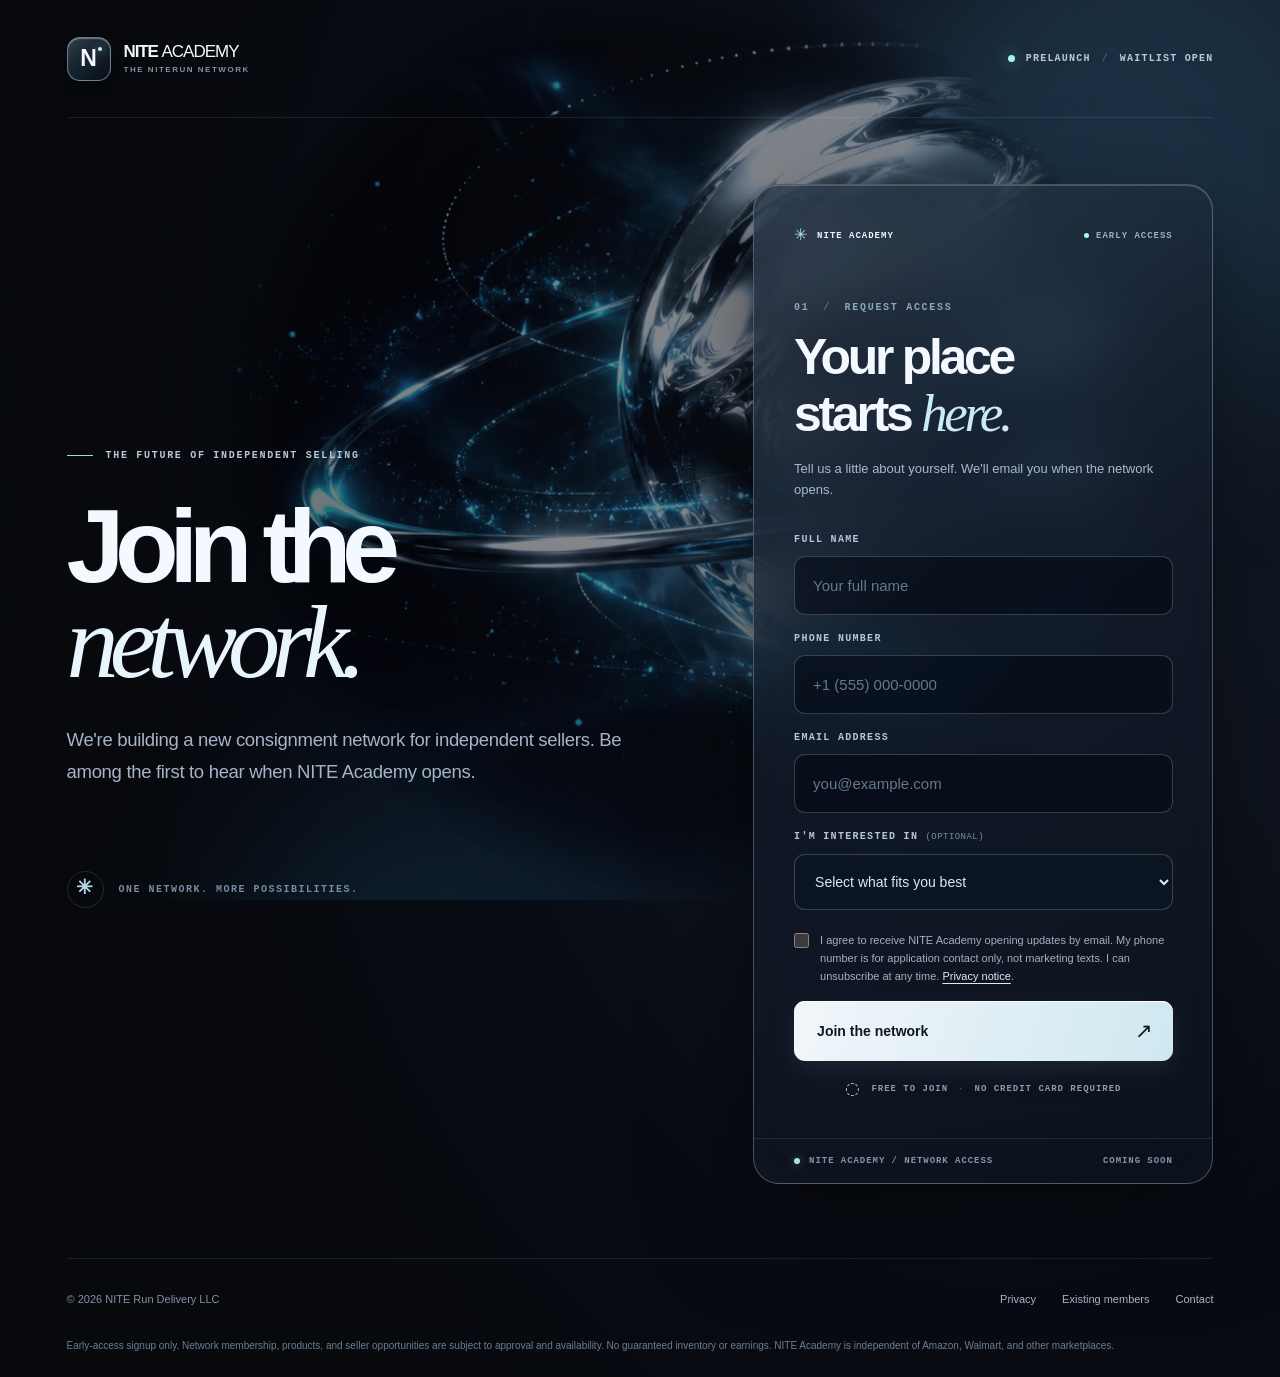
<file: index.html>
<!doctype html>
<html lang="en">
<head>
<meta charset="utf-8">
<meta name="viewport" content="width=device-width, initial-scale=1">
<meta name="theme-color" content="#07090d">
<meta name="description" content="NITE Academy is building a consignment network for independent sellers. Join the free early-access list and get notified when the network opens.">
<meta property="og:type" content="website">
<meta property="og:site_name" content="NITE Academy">
<meta property="og:title" content="NITE Academy — Join the Network">
<meta property="og:description" content="A new network for independent sellers. Join free and get notified when access opens.">
<meta property="og:url" content="https://niteacademy.com/">
<link rel="canonical" href="https://niteacademy.com/">
<link rel="icon" type="image/svg+xml" href="/favicon.svg">
<link rel="preload" as="image" href="/assets/niterun-chrome-orb.jpg">
<link rel="stylesheet" href="/assets/network-waitlist.css?v=2">
<script defer src="/assets/waitlist.js?v=network2"></script>
<title>NITE Academy — Join the Network</title>
</head>
<body>
<a class="skip-link" href="#join-waitlist">Skip to signup</a>
<div class="ambient-scene" aria-hidden="true">
  <div class="scene-grid"></div>
  <div class="scene-aura scene-aura-one"></div>
  <div class="scene-aura scene-aura-two"></div>
  <div class="scene-globe"><div class="scene-globe-inner"></div></div>
</div>
<div class="page">
  <header class="header">
    <a href="/" class="brand" aria-label="NITE Academy home">
      <span class="brand-symbol" aria-hidden="true"><span>N</span><i></i></span>
      <span class="brand-wordmark"><strong>NITE <span>ACADEMY</span></strong><small>THE NITERUN NETWORK</small></span>
    </a>
    <div class="header-status"><span class="status-light" aria-hidden="true"></span> PRELAUNCH <span class="status-divider">/</span> WAITLIST OPEN</div>
  </header>
  <main class="main">
    <section class="hero" aria-labelledby="hero-title">
      <div class="hero-content">
        <div class="eyebrow"><span class="eyebrow-line"></span> THE FUTURE OF INDEPENDENT SELLING</div>
        <h1 id="hero-title">Join the<br><em>network.</em></h1>
        <p class="hero-description">We're building a new consignment network for independent sellers. Be among the first to hear when NITE Academy opens.</p>
        <div class="hero-bottom">
          <span class="hero-bottom-mark" aria-hidden="true">✳</span>
          <span>ONE NETWORK. MORE POSSIBILITIES.</span>
        </div>
      </div>
      <section id="join-waitlist" class="access-panel" aria-labelledby="access-title" tabindex="-1">
        <div class="panel-edge" aria-hidden="true"></div>
        <div class="panel-content">
          <div class="panel-top">
            <span class="panel-kicker"><span class="kicker-icon" aria-hidden="true">✳</span> NITE ACADEMY</span>
            <span class="panel-status"><span class="mini-dot"></span> EARLY ACCESS</span>
          </div>
          <div class="panel-intro">
            <span class="panel-index">01 <span aria-hidden="true">/</span> REQUEST ACCESS</span>
            <h2 id="access-title">Your place<br>starts <em>here.</em></h2>
            <p>Tell us a little about yourself. We'll email you when the network opens.</p>
          </div>
          <form id="waitlist-form" novalidate>
            <div class="field">
              <label for="waitlist-name">FULL NAME</label>
              <input id="waitlist-name" name="full_name" type="text" autocomplete="name" maxlength="100" minlength="2" placeholder="Your full name" required aria-describedby="waitlist-feedback">
            </div>
            <div class="field">
              <label for="waitlist-phone">PHONE NUMBER</label>
              <input id="waitlist-phone" name="phone" type="tel" autocomplete="tel" inputmode="tel" maxlength="20" placeholder="+1 (555) 000-0000" required aria-describedby="waitlist-feedback">
            </div>
            <div class="field">
              <label for="waitlist-email">EMAIL ADDRESS</label>
              <input id="waitlist-email" name="email" type="email" autocomplete="email" inputmode="email" maxlength="254" placeholder="you@example.com" required autocapitalize="none" spellcheck="false" aria-describedby="waitlist-feedback">
            </div>
            <div class="field">
              <label for="waitlist-type">I'M INTERESTED IN <span class="optional">(OPTIONAL)</span></label>
              <select id="waitlist-type" name="applicant_type">
                <option value="">Select what fits you best</option>
                <option value="new_seller">Starting as a seller</option>
                <option value="active_seller">Already selling online</option>
                <option value="inventory_owner">Supplying inventory</option>
                <option value="exploring">Just exploring</option>
              </select>
            </div>
            <div class="honeypot" aria-hidden="true"><label for="waitlist-company">Leave this blank</label><input id="waitlist-company" type="text" name="company" autocomplete="off" tabindex="-1"></div>
            <label class="consent"><input type="checkbox" id="waitlist-consent" required aria-describedby="waitlist-feedback"><span>I agree to receive NITE Academy opening updates by email. My phone number is for application contact only, not marketing texts. I can unsubscribe at any time. <a href="/privacy/">Privacy notice</a>.</span></label>
            <p id="waitlist-feedback" class="form-feedback" role="status" aria-live="polite"></p>
            <button type="submit" id="waitlist-submit" class="submit-button"><span id="waitlist-button-label">Join the network</span><span class="button-arrow" aria-hidden="true">↗</span></button>
            <div class="form-foot"><span class="secure-mark" aria-hidden="true">◌</span> FREE TO JOIN <span class="foot-sep" aria-hidden="true">·</span> NO CREDIT CARD REQUIRED</div>
          </form>
          <div id="waitlist-success" class="success" role="status" tabindex="-1" hidden>
            <div class="success-check" aria-hidden="true">✓</div>
            <p class="success-eyebrow">REQUEST RECEIVED</p>
            <h2>You're on<br>the list.</h2>
            <p>You'll be notified when the network is open.</p>
            <span class="success-note">Keep an eye on your inbox.</span>
          </div>
        </div>
        <div class="panel-footer"><span><span class="online-dot" aria-hidden="true"></span> NITE ACADEMY / NETWORK ACCESS</span><span>COMING SOON</span></div>
      </section>
    </section>
  </main>
  <footer class="footer">
    <span>© 2026 NITE Run Delivery LLC</span>
    <nav aria-label="Footer"><a href="/privacy/">Privacy</a><a href="/member/">Existing members</a><a href="mailto:chayson@niterun.com">Contact</a></nav>
  </footer>
  <p class="disclaimer">Early-access signup only. Network membership, products, and seller opportunities are subject to approval and availability. No guaranteed inventory or earnings. NITE Academy is independent of Amazon, Walmart, and other marketplaces.</p>
</div>
<noscript><p class="noscript">Enable JavaScript to join the waitlist, or contact chayson@niterun.com.</p></noscript>
</body>
</html>
</file>
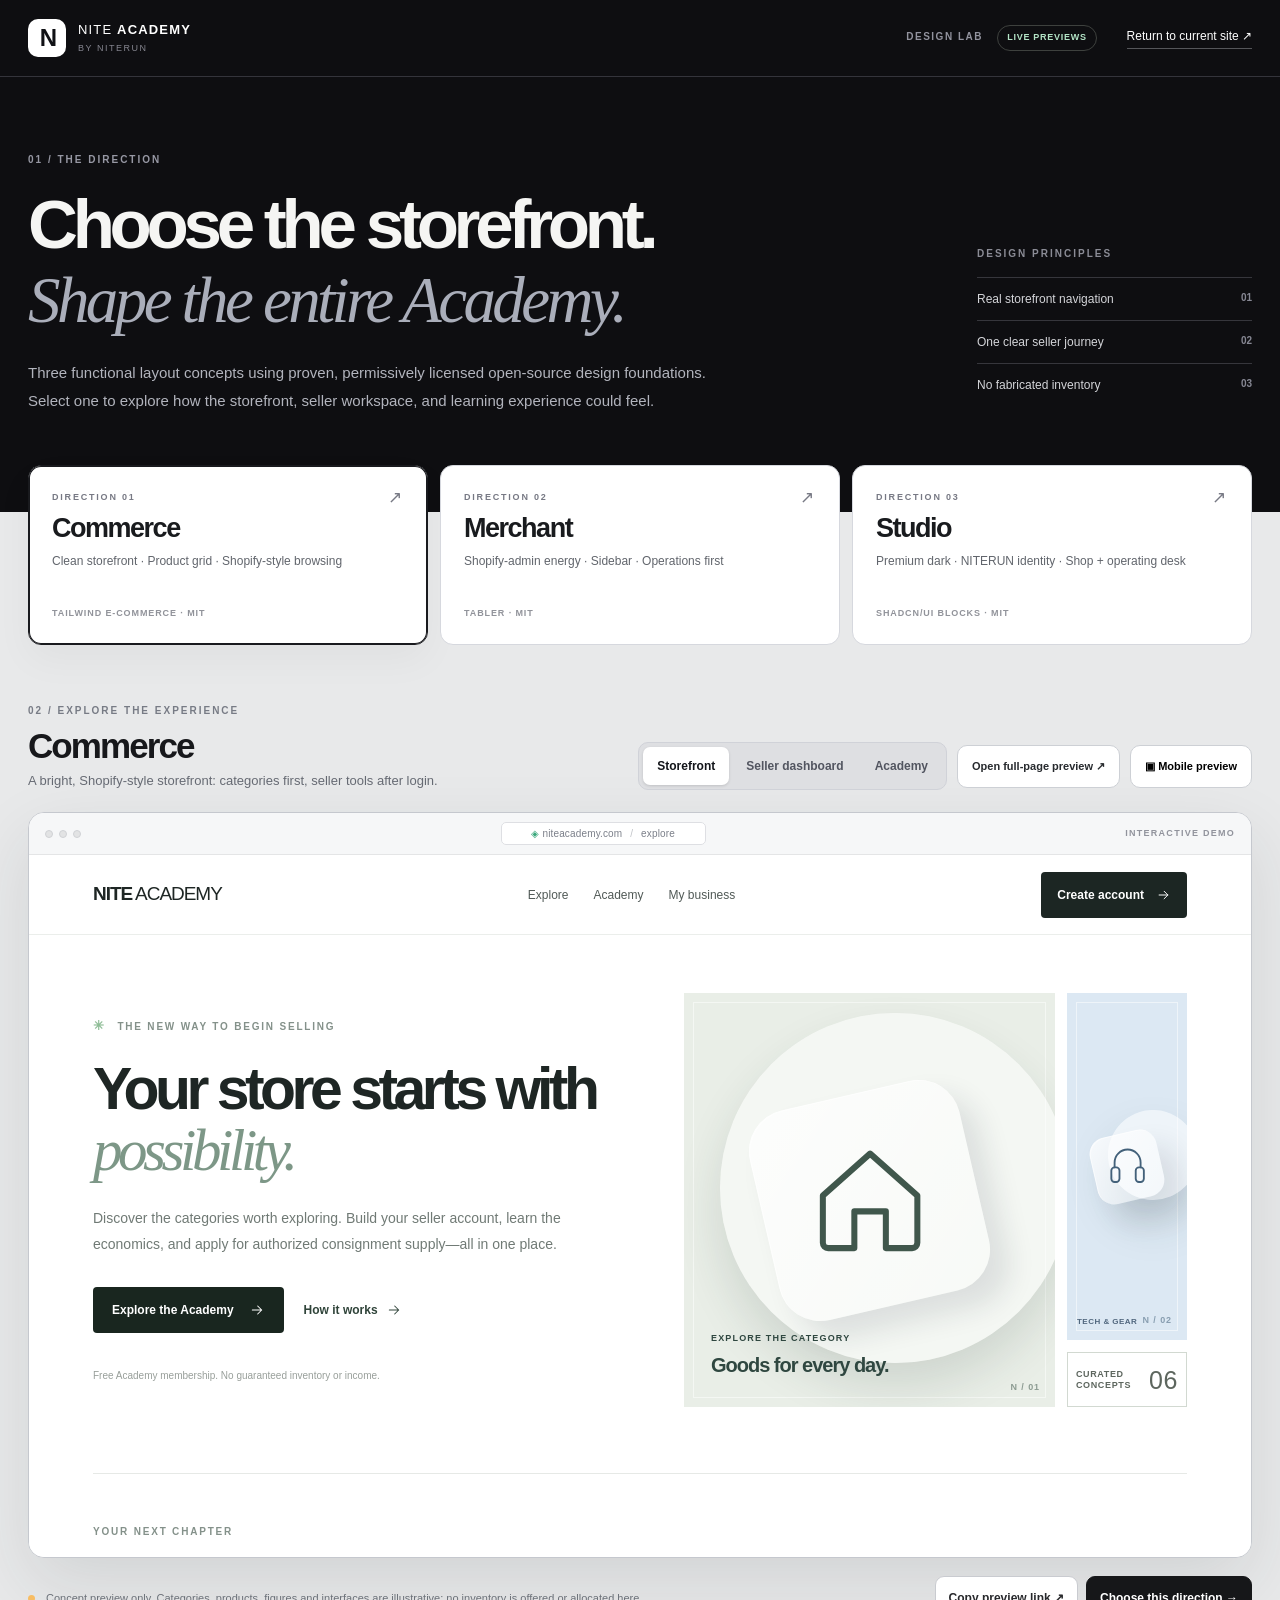
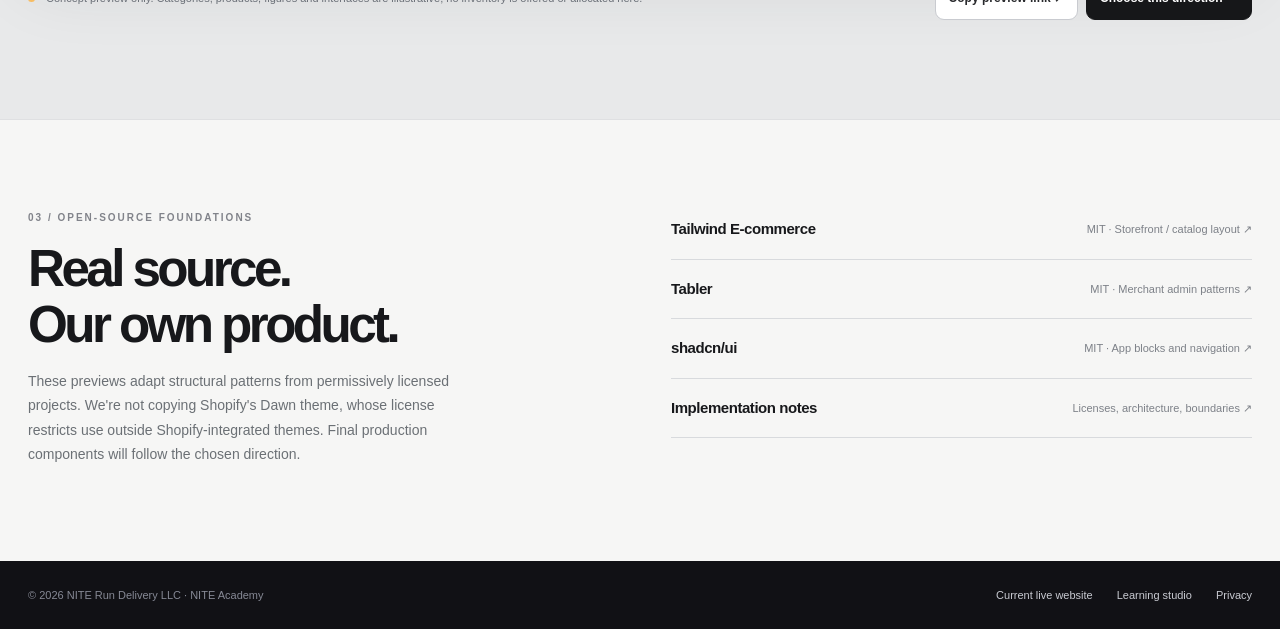
<file: layouts/index.html>
<!doctype html>
<html lang="en">
<head>
<meta charset="utf-8">
<meta name="viewport" content="width=device-width,initial-scale=1">
<meta name="robots" content="noindex,nofollow">
<meta name="theme-color" content="#0c0d0e">
<meta name="description" content="Three open-source-inspired NITE Academy storefront and merchant workspace layout prototypes. Concept previews only.">
<link rel="icon" type="image/svg+xml" href="../favicon.svg">
<link rel="stylesheet" href="./layouts.css">
<title>NITE Academy — Layout Studio</title>
<script src="./layouts.js" defer></script>
</head>
<body data-layout="commerce">
<a class="skip-link" href="#layout-mount">Skip to preview</a><a class="full-exit" id="full-exit" href="./?theme=commerce">← Back to layout choices <span>CONCEPT PREVIEW</span></a>
<header class="lab-topbar"><div class="lab-inner"><a class="lab-brand" href="../" aria-label="NITE Academy home"><span class="lab-symbol">N</span><span>NITE <strong>ACADEMY</strong><small>BY NITERUN</small></span></a><div class="lab-top-actions"><span class="lab-tag">DESIGN LAB <span class="lab-active">LIVE PREVIEWS</span></span><a class="lab-back" href="../">Return to current site <span aria-hidden="true">↗</span></a></div></div></header>
<section class="intro"><div class="intro-inner"><div class="intro-copy"><div class="eyebrow">01 / THE DIRECTION</div><h1>Choose the storefront.<br><em>Shape the entire Academy.</em></h1><p>Three functional layout concepts using proven, permissively licensed open-source design foundations. Select one to explore how the storefront, seller workspace, and learning experience could feel.</p></div><div class="intro-side"><span class="intro-kicker">DESIGN PRINCIPLES</span><div class="principle">Real storefront navigation <b>01</b></div><div class="principle">One clear seller journey <b>02</b></div><div class="principle">No fabricated inventory <b>03</b></div></div></div></section>
<section class="picker" aria-label="Choose a layout direction"><div class="picker-inner">
  <button class="pick-card" type="button" data-theme="commerce" aria-pressed="false"><span class="pick-meta">DIRECTION 01 <span class="pick-icon">↗</span></span><strong>Commerce</strong><small>Clean storefront · Product grid · Shopify-style browsing</small><span class="pick-source">TAILWIND E-COMMERCE · MIT</span></button>
  <button class="pick-card" type="button" data-theme="merchant" aria-pressed="false"><span class="pick-meta">DIRECTION 02 <span class="pick-icon">↗</span></span><strong>Merchant</strong><small>Shopify-admin energy · Sidebar · Operations first</small><span class="pick-source">TABLER · MIT</span></button>
  <button class="pick-card" type="button" data-theme="studio" aria-pressed="false"><span class="pick-meta">DIRECTION 03 <span class="pick-icon">↗</span></span><strong>Studio</strong><small>Premium dark · NITERUN identity · Shop + operating desk</small><span class="pick-source">SHADCN/UI BLOCKS · MIT</span></button>
</div></section>
<main class="workspace" id="workspace"><div class="workspace-top"><div><p class="eyebrow">02 / EXPLORE THE EXPERIENCE</p><div class="workspace-title"><h2 id="current-layout-name">Commerce</h2><span id="choice-indicator" class="choice-indicator" hidden>Selected direction</span></div><p id="layout-description">A polished, product-first storefront.</p></div><div class="workspace-tools"><div class="screen-tabs" role="group" aria-label="Preview screen"><button type="button" data-screen="discover" aria-pressed="true">Storefront</button><button type="button" data-screen="business" aria-pressed="false">Seller dashboard</button><button type="button" data-screen="learn" aria-pressed="false">Academy</button></div><a class="fullscreen-link" id="fullscreen-link" href="./?theme=commerce&full=1">Open full-page preview ↗</a><button class="viewport-button" id="viewport-switch" type="button" aria-pressed="false" title="Preview phone-width layout"><span aria-hidden="true">▣</span> <span id="viewport-label">Mobile preview</span></button></div></div>
<div class="browser-window" id="preview-frame"><div class="browser-chrome"><span class="window-dots" aria-hidden="true"><i></i><i></i><i></i></span><div class="browser-url"><span aria-hidden="true">◈</span> niteacademy.com <span class="url-divider">/</span> <span id="browser-route">explore</span></div><span class="chrome-detail">INTERACTIVE DEMO</span></div><div class="preview-scroller"><div id="layout-mount" class="layout-mount" aria-live="polite"></div></div></div>
<div class="preview-footer"><div><span class="preview-dot"></span> Concept preview only. Categories, products, figures and interfaces are illustrative; no inventory is offered or allocated here.</div><div class="preview-footer-actions"><button type="button" class="copy-button" id="copy-preview">Copy preview link <span aria-hidden="true">↗</span></button><button type="button" class="select-button" id="select-direction">Choose this direction <span aria-hidden="true">→</span></button></div></div><p class="selection-feedback" id="selection-feedback" role="status" aria-live="polite"></p>
</main>
<section class="reference-section"><div class="references-inner"><div><p class="eyebrow">03 / OPEN-SOURCE FOUNDATIONS</p><h2>Real source.<br>Our own product.</h2><p>These previews adapt structural patterns from permissively licensed projects. We're not copying Shopify's Dawn theme, whose license restricts use outside Shopify-integrated themes. Final production components will follow the chosen direction.</p></div><div class="references-list"><a href="https://github.com/bbulakh/tailwind-ecommerce" target="_blank" rel="noopener noreferrer"><strong>Tailwind E-commerce</strong><span>MIT · Storefront / catalog layout ↗</span></a><a href="https://github.com/tabler/tabler" target="_blank" rel="noopener noreferrer"><strong>Tabler</strong><span>MIT · Merchant admin patterns ↗</span></a><a href="https://github.com/shadcn-ui/ui" target="_blank" rel="noopener noreferrer"><strong>shadcn/ui</strong><span>MIT · App blocks and navigation ↗</span></a><a href="./OPEN_SOURCE_SOURCES.md" target="_blank" rel="noopener noreferrer"><strong>Implementation notes</strong><span>Licenses, architecture, boundaries ↗</span></a></div></div></section>
<footer class="lab-footer"><span>© 2026 NITE Run Delivery LLC · NITE Academy</span><div><a href="../">Current live website</a><a href="../studio/">Learning studio</a><a href="../privacy/">Privacy</a></div></footer>
</body>
</html>
</file>
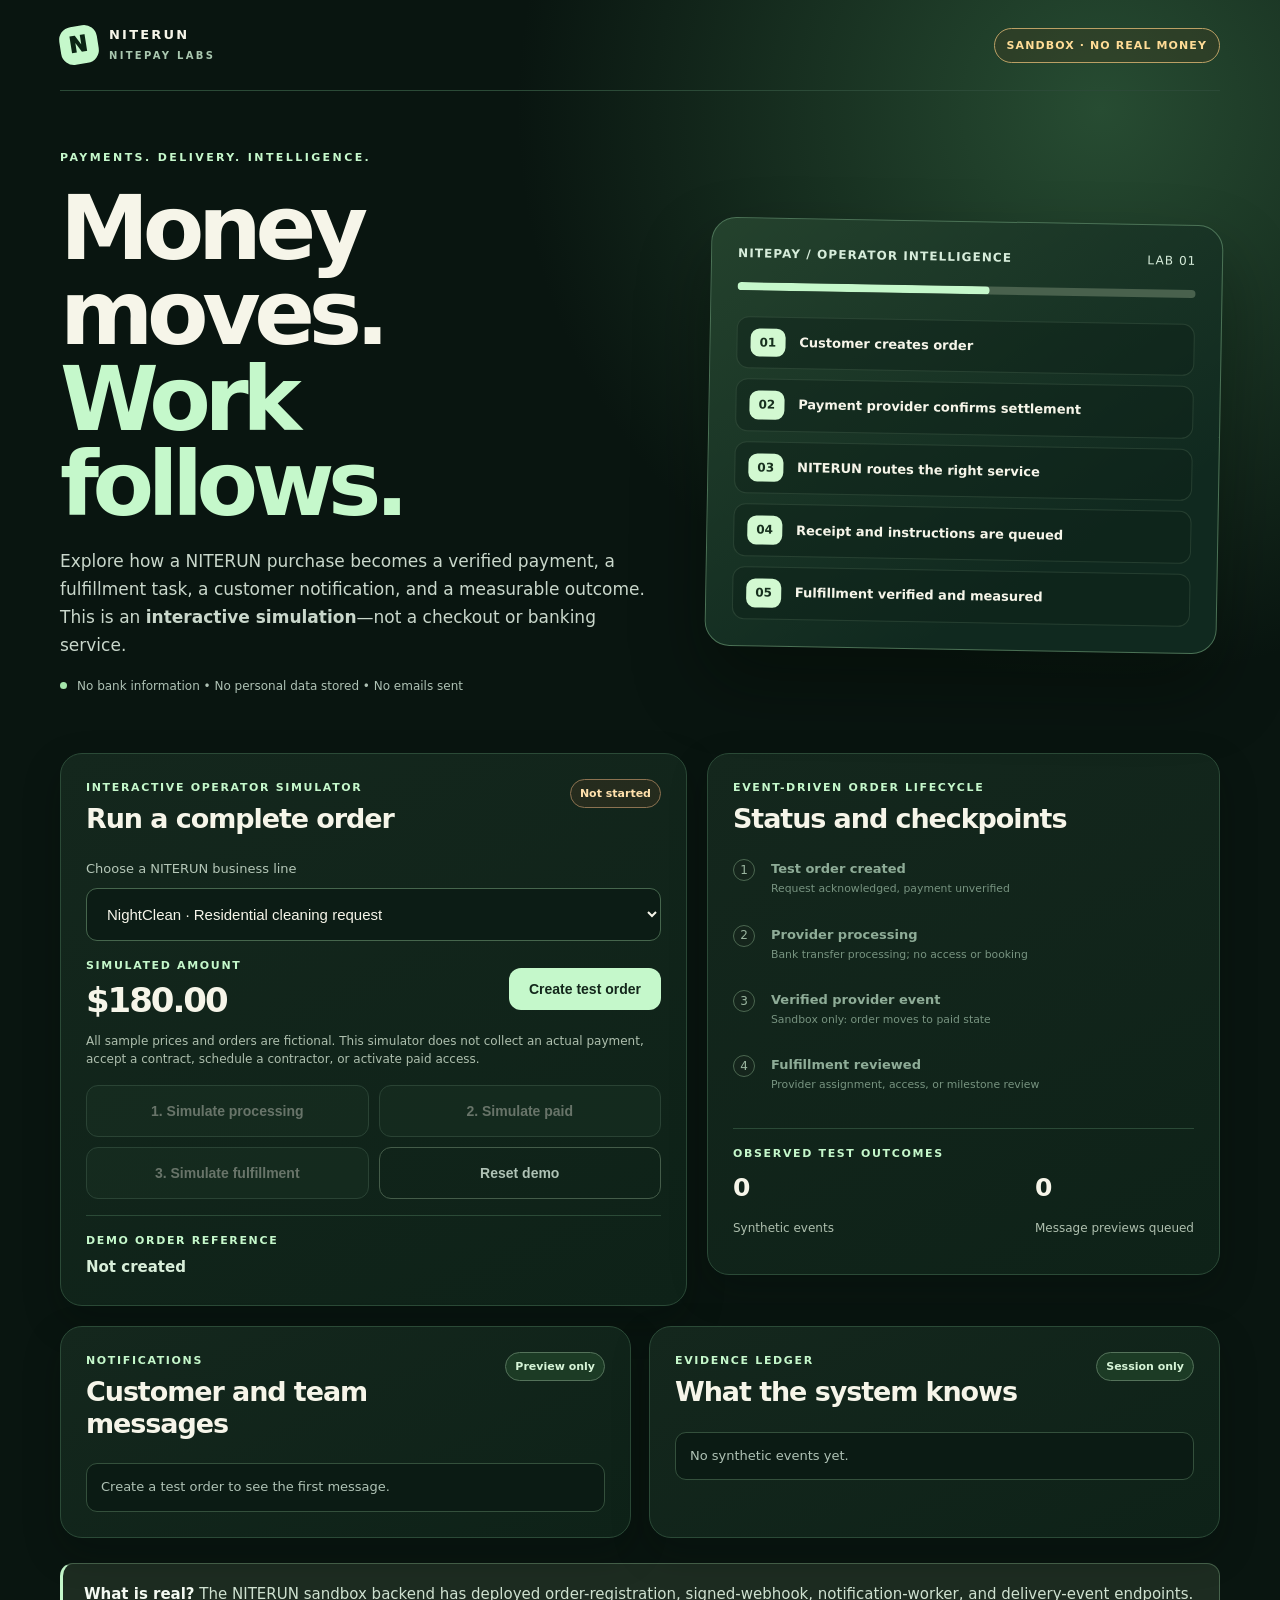
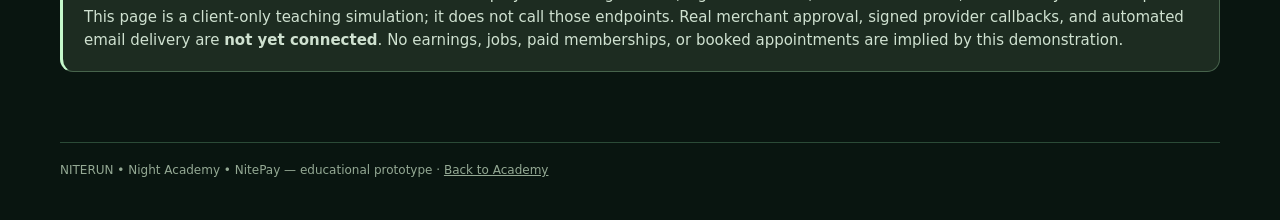
<file: nitepay/index.html>
<!DOCTYPE html>
<html lang="en">
<head>
<meta charset="utf-8">
<meta name="viewport" content="width=device-width,initial-scale=1">
<meta name="theme-color" content="#0b1713">
<meta name="description" content="NitePay interactive sandbox: understand the payment-to-fulfillment journey. No real charges, orders, or emails.">
<title>NitePay — Interactive Sandbox | NITERUN</title>
<style>
:root{color-scheme:dark;--bg:#091510;--deep:#101f18;--panel:#14271d;--panel2:#1b3024;--border:#2b4a37;--mint:#c5f8cb;--cream:#f6f5e9;--soft:#afc2b5;--amber:#ffdc96;--rose:#ffb5ac}
*{box-sizing:border-box}
html{scroll-behavior:smooth}
body{margin:0;background:radial-gradient(ellipse 80% 55% at 86% 6%,#274c32 0%,transparent 57%),var(--bg);font:15px/1.55 system-ui,-apple-system,BlinkMacSystemFont,"Segoe UI",sans-serif;color:var(--cream);min-height:100vh}
a{color:inherit}a:focus-visible,button:focus-visible,select:focus-visible{outline:3px solid var(--mint);outline-offset:4px}
.wrap{width:min(1160px,calc(100% - 34px));margin:0 auto}
header{display:flex;align-items:center;justify-content:space-between;gap:16px;padding:25px 0;border-bottom:1px solid var(--border)}
.brand{text-decoration:none;display:flex;align-items:center;gap:11px;font-size:13px;font-weight:800;letter-spacing:.17em}
.brand-mark{width:38px;height:38px;border-radius:13px;background:var(--mint);color:#0b2514;display:grid;place-items:center;font-weight:950;font-size:22px;transform:rotate(-9deg)}
.tag{border:1px solid #bba065;background:#473b1d50;color:var(--amber);padding:8px 12px;border-radius:99px;font-size:11px;letter-spacing:.1em;font-weight:760}
.hero{padding:58px 0 32px;display:grid;grid-template-columns:1fr .85fr;align-items:center;gap:45px}
.kicker{font-size:11px;font-weight:830;letter-spacing:.22em;color:var(--mint)}
h1{font-size:clamp(50px,7vw,93px);line-height:.95;letter-spacing:-.071em;margin:20px 0}
h1 em{font-style:normal;color:var(--mint)}
h2{font-size:27px;margin:0;letter-spacing:-.04em;line-height:1.18}
.hero p{max-width:600px;color:#c9d7cb;font-size:17px;line-height:1.66}
.diagram{border:1px solid #4b7256;border-radius:25px;background:linear-gradient(147deg,#24422d,#10291f 75%);padding:26px;box-shadow:0 36px 70px #0107035e;transform:rotate(1deg)}
.smalltop{display:flex;justify-content:space-between;font-size:12px;letter-spacing:.09em;color:#d7eddb}
.bar{height:8px;border-radius:99px;background:#49614d;overflow:hidden;margin:19px 0 26px}
.bar b{display:block;width:55%;height:100%;background:var(--mint);border-radius:99px}
.path{display:grid;grid-template-columns:1fr;gap:10px}
.path div{display:flex;gap:14px;align-items:center;padding:11px 13px;border:1px solid #56745c55;background:#0e211976;border-radius:12px;font-weight:650;font-size:13px}
.path span{background:#d2f9d1;color:#17301e;border-radius:9px;font-size:12px;padding:5px 9px;font-weight:900}
.explain{display:flex;align-items:center;gap:10px;margin:7px 0 26px;color:var(--soft);font-size:12px}
.dot{height:7px;width:7px;border-radius:50%;background:#a4e5aa}
.shell{display:grid;grid-template-columns:minmax(0,1.1fr) minmax(290px,.9fr);gap:20px;align-items:start}
.panel{background:linear-gradient(155deg,var(--panel),#0e2218);border:1px solid var(--border);border-radius:22px;padding:25px;box-shadow:0 15px 36px #020c0840}
.sectiontop{display:flex;justify-content:space-between;align-items:flex-start;gap:16px;margin:0 0 24px}
.mini{font-size:11px;letter-spacing:.15em;text-transform:uppercase;color:var(--mint);font-weight:770;margin:0 0 7px}
.muted{color:var(--soft)}
.field{display:block;margin-bottom:16px}
.field span{display:block;color:#b5c7b8;margin:0 0 9px;font-size:13px}
select{background:#0c1c15;color:var(--cream);border:1px solid #46664d;border-radius:11px;padding:16px;min-height:50px;width:100%;font-size:15px}
.flex{display:flex;gap:12px;align-items:center;justify-content:space-between;flex-wrap:wrap}
.price{font-size:34px;font-weight:780;letter-spacing:-.06em;line-height:1.15}
.footnote{font-size:12px;color:#aebfae;line-height:1.5}
.btn{border:0;cursor:pointer;border-radius:12px;padding:13px 20px;font-size:14px;font-weight:770;transition:transform .12s ease,background .12s ease}
.btn:hover:not(:disabled){transform:translateY(-1px)}
.btn:disabled{opacity:.38;cursor:not-allowed}
.btn-main{background:var(--mint);color:#13271b}
.btn-outline{border:1px solid #547660;background:#1c3627;color:var(--cream)}
.btn-ghost{border:1px solid #445c49;background:transparent;color:var(--soft)}
.actions{display:grid;grid-template-columns:1fr 1fr;gap:10px;margin-top:17px}
.actions button{width:100%;min-height:52px}
.actions button:last-child:nth-child(odd){grid-column:span 2}
.timeline{display:grid;gap:9px;list-style:none;margin:0;padding:0}
.timeline li{display:grid;grid-template-columns:25px 1fr;gap:13px;color:#8eac97;position:relative;font-size:13px}
.timeline li .node{display:grid;place-items:center;width:22px;height:22px;border:1px solid #4b6750;border-radius:50%;background:#15251c;color:#9bb6a0;font-size:12px}
.timeline li.ready{color:var(--cream)}.timeline li.ready .node{background:var(--mint);color:#122617;border-color:var(--mint)}
.timeline li>div:last-child{padding:0 0 18px}
.timeline li strong{display:block;color:inherit;margin-bottom:2px}
.timeline li small{display:block;opacity:.82;line-height:1.5}
.stat{border-top:1px solid var(--border);padding-top:16px;margin-top:16px}
.stat b{font-size:25px;letter-spacing:-.03em}
.widgets{display:grid;grid-template-columns:1fr 1fr;gap:18px;margin:20px 0 0}
.list{display:grid;gap:10px;list-style:none;margin:0;padding:0}
.list li{padding:13px 14px;border:1px solid #34503c;border-radius:11px;background:#0b1b14;display:flex;gap:10px;font-size:13px;align-items:flex-start}
.list li .ico{font-size:13px;color:var(--mint);font-weight:800;flex-shrink:0}
.list li strong{display:block;font-size:12px;color:#e8f6e9}
.list li small{display:block;color:#9bb5a1;font-size:11px}
.list .empty{color:var(--soft)}
.status{display:inline-block;background:#1c3b25;border:1px solid #54725a;border-radius:999px;color:#d6f4d7;font-size:11px;padding:5px 9px;font-weight:770;white-space:nowrap}
.status.warn{background:#5139214d;color:#ffe1ad;border-color:#8c7251}
pre{white-space:pre-wrap;overflow-wrap:anywhere;word-break:break-word;color:#def8e1;font-size:12px;line-height:1.75;margin:0}
.primer{margin:25px 0 70px;background:#1d2c21;border:1px solid #47634c;border-left:3px solid var(--mint);border-radius:13px;padding:19px 21px;color:#cfe1d0}
.primer b{color:#f4faf2}
.footer{padding:18px 0 40px;color:#94a994;border-top:1px solid var(--border);font-size:12px}
@media(max-width:880px){.hero{grid-template-columns:1fr;gap:12px;padding-top:34px}.diagram{transform:none}.shell{grid-template-columns:1fr}.widgets{grid-template-columns:1fr}}
@media(max-width:540px){header{padding:19px 0}.tag{font-size:9px;text-align:center}.hero p{font-size:15px}.panel{padding:19px}.actions{grid-template-columns:1fr}.actions button:last-child:nth-child(odd){grid-column:auto}.price{font-size:28px}}
@media(prefers-reduced-motion:reduce){*,*:before,*:after{transition:none!important;scroll-behavior:auto!important}}
</style>
</head>
<body>
<div class="wrap">
<header>
<a class="brand" href="../" aria-label="Night Academy home"><span class="brand-mark">N</span><span>NITERUN<br><span style="color:#a9c7af;font-size:10px;letter-spacing:.23em">NITEPAY LABS</span></span></a>
<span class="tag">SANDBOX · NO REAL MONEY</span>
</header>
<section class="hero">
<div>
<div class="kicker">PAYMENTS. DELIVERY. INTELLIGENCE.</div>
<h1>Money moves.<br><em>Work follows.</em></h1>
<p>Explore how a NITERUN purchase becomes a verified payment, a fulfillment task, a customer notification, and a measurable outcome. This is an <strong>interactive simulation</strong>—not a checkout or banking service.</p>
<div class="explain"><span class="dot"></span> No bank information • No personal data stored • No emails sent</div>
</div>
<div class="diagram" aria-hidden="true">
<div class="smalltop"><strong>NITEPAY / OPERATOR INTELLIGENCE</strong><span>LAB 01</span></div>
<div class="bar"><b></b></div>
<div class="path">
<div><span>01</span> Customer creates order</div>
<div><span>02</span> Payment provider confirms settlement</div>
<div><span>03</span> NITERUN routes the right service</div>
<div><span>04</span> Receipt and instructions are queued</div>
<div><span>05</span> Fulfillment verified and measured</div>
</div>
</div>
</section>
<div class="shell">
<section class="panel">
<div class="sectiontop">
<div><p class="mini">Interactive operator simulator</p><h2>Run a complete order</h2></div>
<span class="status warn" id="stateBadge" role="status">Not started</span>
</div>
<label class="field"><span>Choose a NITERUN business line</span>
<select id="product">
<option value="cleaning">NightClean · Residential cleaning request</option>
<option value="academy">Night Academy · AI launch course</option>
<option value="nightingale">Nightingale · AI operator subscription</option>
<option value="creator">Night Creator · Production project</option>
<option value="venture">Venture teams · Approved project request</option>
<option value="detailing">NightDetail · Mobile detailing request</option>
</select></label>
<div class="flex"><div><p class="mini">Simulated amount</p><div class="price" id="price">$180.00</div></div><button id="new" class="btn btn-main">Create test order</button></div>
<p class="footnote">All sample prices and orders are fictional. This simulator does not collect an actual payment, accept a contract, schedule a contractor, or activate paid access.</p>
<div class="actions">
<button id="process" class="btn btn-outline" disabled>1. Simulate processing</button>
<button id="settle" class="btn btn-outline" disabled>2. Simulate paid</button>
<button id="fulfill" class="btn btn-outline" disabled>3. Simulate fulfillment</button>
<button id="reset" class="btn btn-ghost">Reset demo</button>
</div>
<div class="stat"><p class="mini">Demo order reference</p><div id="orderRef" style="font-weight:700;color:#d8eed9;overflow-wrap:anywhere">Not created</div></div>
</section>
<aside class="panel">
<div class="sectiontop"><div><p class="mini">Event-driven order lifecycle</p><h2>Status and checkpoints</h2></div></div>
<ol class="timeline" id="steps" aria-live="polite"></ol>
<div class="stat"><p class="mini">Observed test outcomes</p>
<div class="flex"><div><b id="totalEvents">0</b><p class="footnote">Synthetic events</p></div><div><b id="totalNotices">0</b><p class="footnote">Message previews queued</p></div></div>
</div>
</aside>
</div>
<div class="widgets">
<section class="panel">
<div class="sectiontop"><div><p class="mini">Notifications</p><h2>Customer and team messages</h2></div><span class="status">Preview only</span></div>
<ul class="list" id="notices" aria-live="polite"><li class="empty">Create a test order to see the first message.</li></ul>
</section>
<section class="panel">
<div class="sectiontop"><div><p class="mini">Evidence ledger</p><h2>What the system knows</h2></div><span class="status">Session only</span></div>
<ul class="list" id="events" aria-live="polite"><li class="empty">No synthetic events yet.</li></ul>
</section>
</div>
<div class="primer"><b>What is real?</b> The NITERUN sandbox backend has deployed order-registration, signed-webhook, notification-worker, and delivery-event endpoints. This page is a client-only teaching simulation; it does not call those endpoints. Real merchant approval, signed provider callbacks, and automated email delivery are <strong>not yet connected</strong>. No earnings, jobs, paid memberships, or booked appointments are implied by this demonstration.</div>
<footer class="footer"><span>NITERUN • Night Academy • NitePay — educational prototype</span> · <a href="../">Back to Academy</a></footer>
</div>
<script>
"use strict";
const $=id=>document.getElementById(id);
const products={
cleaning:{price:18000,label:"NightClean",task:"Qualified cleaner assignment",finish:"Cleaning completed; delivery evidence reviewed"},
academy:{price:35000,label:"Night Academy",task:"Learning entitlement prepared; account identity review required",finish:"Learning access verified for test account"},
nightingale:{price:2900,label:"Nightingale AI",task:"Subscription entitlement prepared; renewal terms still required",finish:"Simulated subscription enabled with explicit plan terms"},
creator:{price:60000,label:"Night Creator",task:"Creator and project milestones require approval",finish:"Creator project milestone accepted"},
venture:{price:120000,label:"Venture team",task:"Written scope, approvals and qualified team required",finish:"Venture delivery accepted; no automatic payout"},
detailing:{price:12000,label:"NightDetail",task:"Qualified mobile technician assignment",finish:"Detailing completed; delivery evidence reviewed"}};
let current=null;
let events=[],notices=[];
const now=()=>new Date().toLocaleTimeString([],{hour:"2-digit",minute:"2-digit"});
function event(label,details){events.unshift({label,details,time:now()});}
function notice(title,body){notices.unshift({title,body,time:now()});}
function esc(s){return String(s).replace(/[&<>"']/g,c=>({"&":"&amp;","<":"&lt;",">":"&gt;",'"':"&quot;","'":"&#39;"}[c]));}
function drawItems(id,items,empty){$(id).innerHTML=items.length?items.map(x=>'<li><span class="ico">●</span><span><strong>'+esc(x.label||x.title)+'</strong><small>'+esc(x.details||x.body)+' · '+esc(x.time)+'</small></span></li>').join(""):'<li class="empty">'+esc(empty)+'</li>';}
function draw(){
const product=products[$("product").value];
$("price").textContent=new Intl.NumberFormat("en-US",{style:"currency",currency:"USD"}).format(product.price/100);
const phase=current?current.phase:0;
const labels=[
["Test order created","Request acknowledged, payment unverified"],
["Provider processing","Bank transfer processing; no access or booking"],
["Verified provider event","Sandbox only: order moves to paid state"],
["Fulfillment reviewed","Provider assignment, access, or milestone review"]];
$("steps").innerHTML=labels.map((x,i)=>'<li class="'+(phase>i?'ready':'')+'"><span class="node">'+(phase>i?"✓":i+1)+'</span><div><strong>'+esc(x[0])+'</strong><small>'+esc(x[1])+'</small></div></li>').join("");
$("orderRef").textContent=current?current.id:"Not created";
$("stateBadge").textContent=current?["","Awaiting payment","Processing","Simulated paid","Simulated delivered"][phase]:"Not started";
$("stateBadge").className="status"+(phase<3?" warn":"");
$("new").disabled=Boolean(current);
$("product").disabled=Boolean(current);
$("process").disabled=phase!==1;
$("settle").disabled=phase!==2;
$("fulfill").disabled=phase!==3;
$("totalEvents").textContent=events.length;
$("totalNotices").textContent=notices.length;
drawItems("events",events,"No synthetic events yet.");
drawItems("notices",notices,"Create a test order to see the first message.");
}
$("product").addEventListener("change",draw);
$("new").addEventListener("click",()=>{
if(current)return;
const kind=$("product").value,p=products[kind];
current={id:"DEMO-"+Math.floor(Math.random()*1e8).toString().padStart(8,"0"),kind,phase:1};
event("Order request received","Unpaid order; "+p.label+"; no funds collected");
notice("Request received","A test customer would receive an acknowledgement. Payment is NOT verified.");
draw();
});
$("process").addEventListener("click",()=>{
if(!current||current.phase!==1)return;
current.phase=2;event("Provider payment processing","Synthetic processing signal; no customer access granted.");
notice("Payment pending","Customer would be told the bank payment is processing; no booking is confirmed.");
draw();
});
$("settle").addEventListener("click",()=>{
if(!current||current.phase!==2)return;
current.phase=3;
const p=products[current.kind];
event("Simulated provider paid_out event","Locally simulated only; not a signed bank callback or real settlement.");
event("Fulfillment task created",p.task);
notice("Simulated payment receipt","Preview only: show order reference and next steps; not a real receipt.");
notice("Operations task",p.task+" — authorized internal queue, not a worker payout.");
draw();
});
$("fulfill").addEventListener("click",()=>{
if(!current||current.phase!==3)return;
current.phase=4;const p=products[current.kind];
event("Delivery review completed",p.finish);
notice("Customer completion update","Would send only after independent proof of delivery and appropriate review.");
draw();
});
$("reset").addEventListener("click",()=>{current=null;events=[];notices=[];$("product").disabled=false;draw();});
draw();
</script>
</body>
</html>
</file>
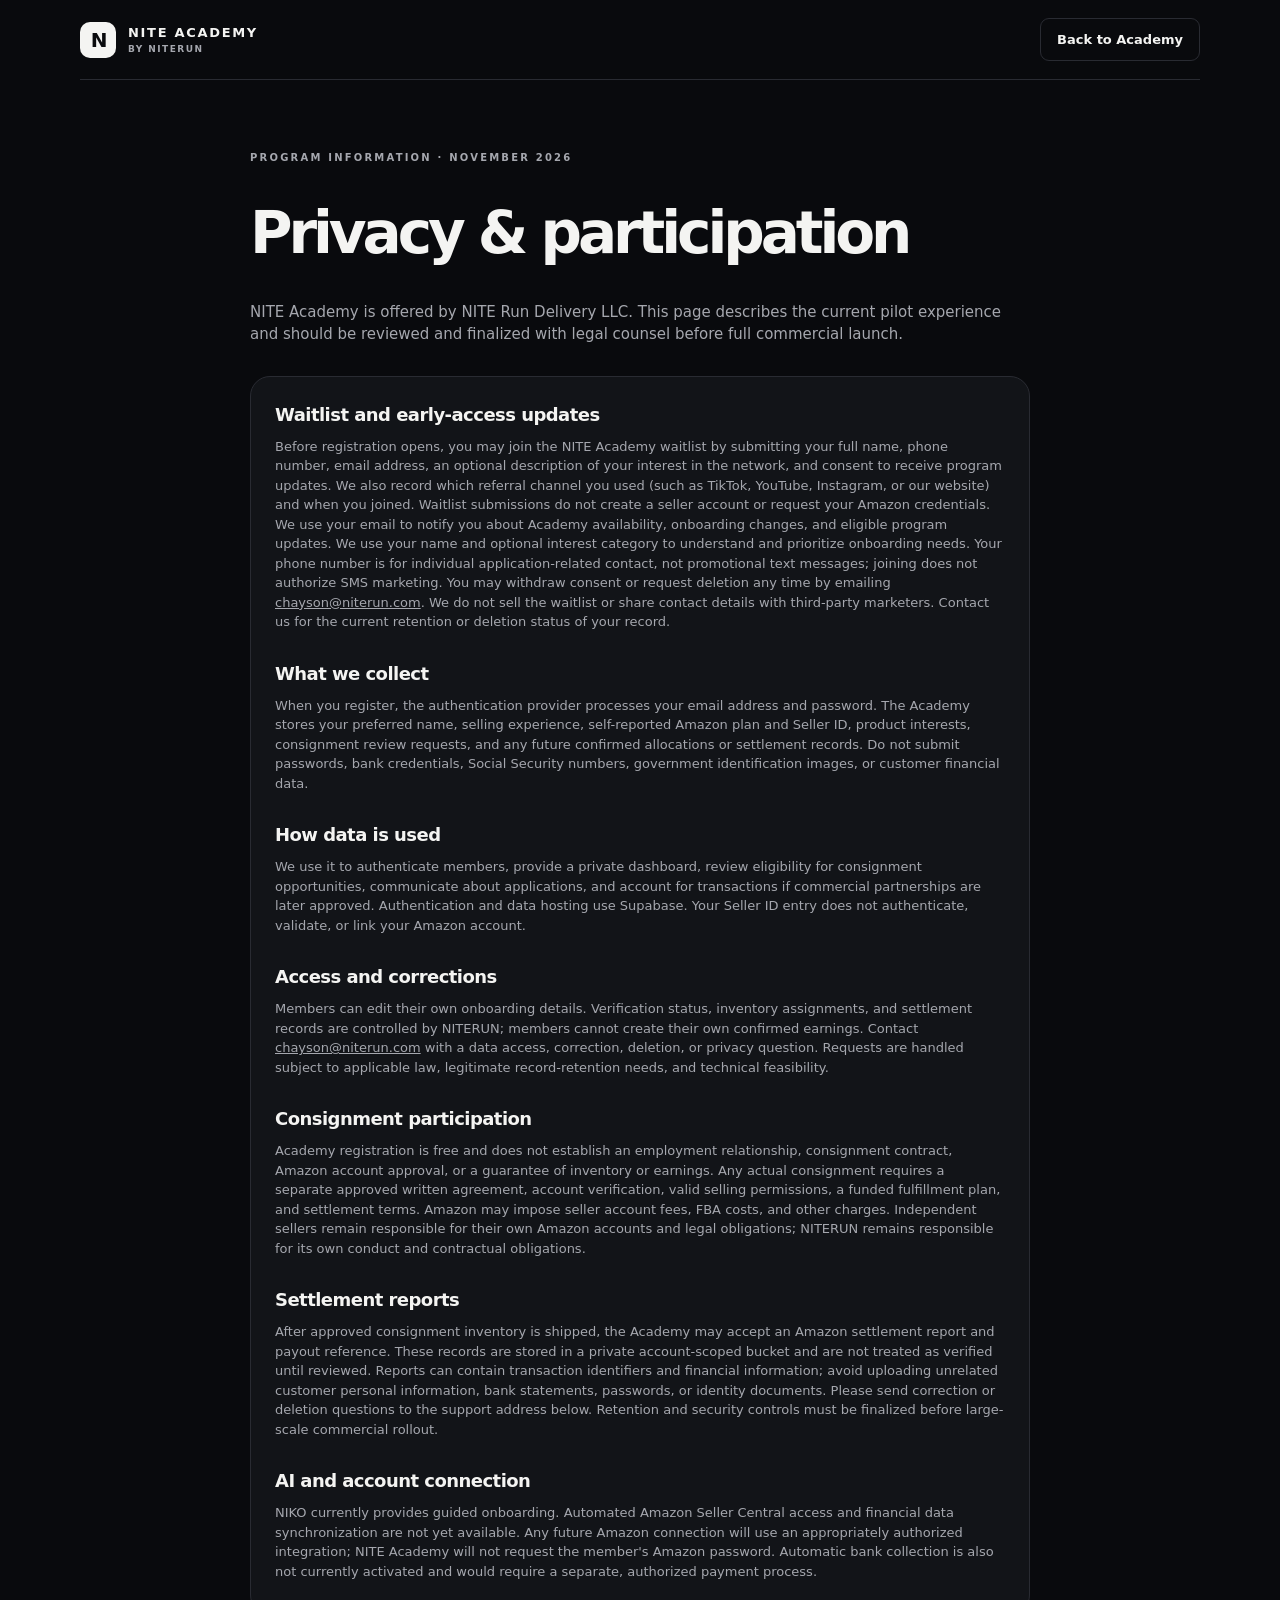
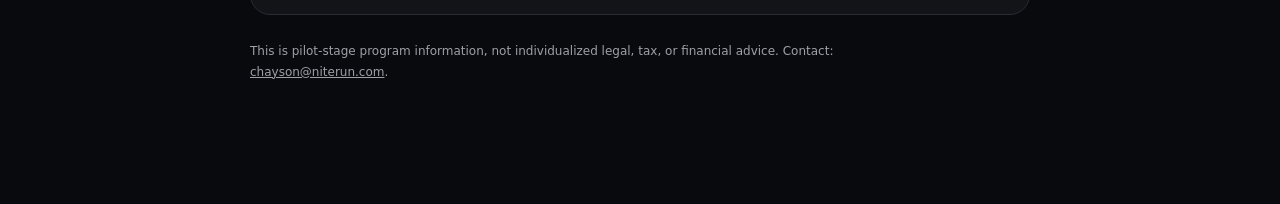
<file: privacy/index.html>
<!doctype html><html lang="en"><head><meta charset="utf-8"><meta name="viewport" content="width=device-width,initial-scale=1"><meta name="theme-color" content="#090a0d"><title>NITE Academy — Privacy and program information</title><link rel="stylesheet" href="../assets/academy.css"></head><body><header class="wrap topbar"><a class="wordmark" href="../"><span class="mark">N</span><span>NITE ACADEMY<span class="overline">BY NITERUN</span></span></a><a class="ghost" style="text-decoration:none" href="../">Back to Academy</a></header><main class="wrap" style="max-width:780px;padding:70px 0 110px"><div class="overline">PROGRAM INFORMATION · NOVEMBER 2026</div><h1 style="font-size:clamp(36px,6vw,58px);line-height:1;letter-spacing:-.07em">Privacy & participation</h1><p class="muted">NITE Academy is offered by NITE Run Delivery LLC. This page describes the current pilot experience and should be reviewed and finalized with legal counsel before full commercial launch.</p><div class="panel" style="margin-top:30px"><h2>Waitlist and early-access updates</h2><p>Before registration opens, you may join the NITE Academy waitlist by submitting your full name, phone number, email address, an optional description of your interest in the network, and consent to receive program updates. We also record which referral channel you used (such as TikTok, YouTube, Instagram, or our website) and when you joined. Waitlist submissions do not create a seller account or request your Amazon credentials. We use your email to notify you about Academy availability, onboarding changes, and eligible program updates. We use your name and optional interest category to understand and prioritize onboarding needs. Your phone number is for individual application-related contact, not promotional text messages; joining does not authorize SMS marketing. You may withdraw consent or request deletion any time by emailing <a href="mailto:chayson@niterun.com">chayson@niterun.com</a>. We do not sell the waitlist or share contact details with third-party marketers. Contact us for the current retention or deletion status of your record.</p><h2 style="margin-top:28px">What we collect</h2><p>When you register, the authentication provider processes your email address and password. The Academy stores your preferred name, selling experience, self-reported Amazon plan and Seller ID, product interests, consignment review requests, and any future confirmed allocations or settlement records. Do not submit passwords, bank credentials, Social Security numbers, government identification images, or customer financial data.</p><h2 style="margin-top:28px">How data is used</h2><p>We use it to authenticate members, provide a private dashboard, review eligibility for consignment opportunities, communicate about applications, and account for transactions if commercial partnerships are later approved. Authentication and data hosting use Supabase. Your Seller ID entry does not authenticate, validate, or link your Amazon account.</p><h2 style="margin-top:28px">Access and corrections</h2><p>Members can edit their own onboarding details. Verification status, inventory assignments, and settlement records are controlled by NITERUN; members cannot create their own confirmed earnings. Contact <a href="mailto:chayson@niterun.com">chayson@niterun.com</a> with a data access, correction, deletion, or privacy question. Requests are handled subject to applicable law, legitimate record-retention needs, and technical feasibility.</p><h2 style="margin-top:28px">Consignment participation</h2><p>Academy registration is free and does not establish an employment relationship, consignment contract, Amazon account approval, or a guarantee of inventory or earnings. Any actual consignment requires a separate approved written agreement, account verification, valid selling permissions, a funded fulfillment plan, and settlement terms. Amazon may impose seller account fees, FBA costs, and other charges. Independent sellers remain responsible for their own Amazon accounts and legal obligations; NITERUN remains responsible for its own conduct and contractual obligations.</p><h2 style="margin-top:28px">Settlement reports</h2><p>After approved consignment inventory is shipped, the Academy may accept an Amazon settlement report and payout reference. These records are stored in a private account-scoped bucket and are not treated as verified until reviewed. Reports can contain transaction identifiers and financial information; avoid uploading unrelated customer personal information, bank statements, passwords, or identity documents. Please send correction or deletion questions to the support address below. Retention and security controls must be finalized before large-scale commercial rollout.</p><h2 style="margin-top:28px">AI and account connection</h2><p>NIKO currently provides guided onboarding. Automated Amazon Seller Central access and financial data synchronization are not yet available. Any future Amazon connection will use an appropriately authorized integration; NITE Academy will not request the member's Amazon password. Automatic bank collection is also not currently activated and would require a separate, authorized payment process.</p></div><p class="disclaimer" style="margin-top:26px">This is pilot-stage program information, not individualized legal, tax, or financial advice. Contact: <a href="mailto:chayson@niterun.com">chayson@niterun.com</a>.</p></main></body></html>
</file>
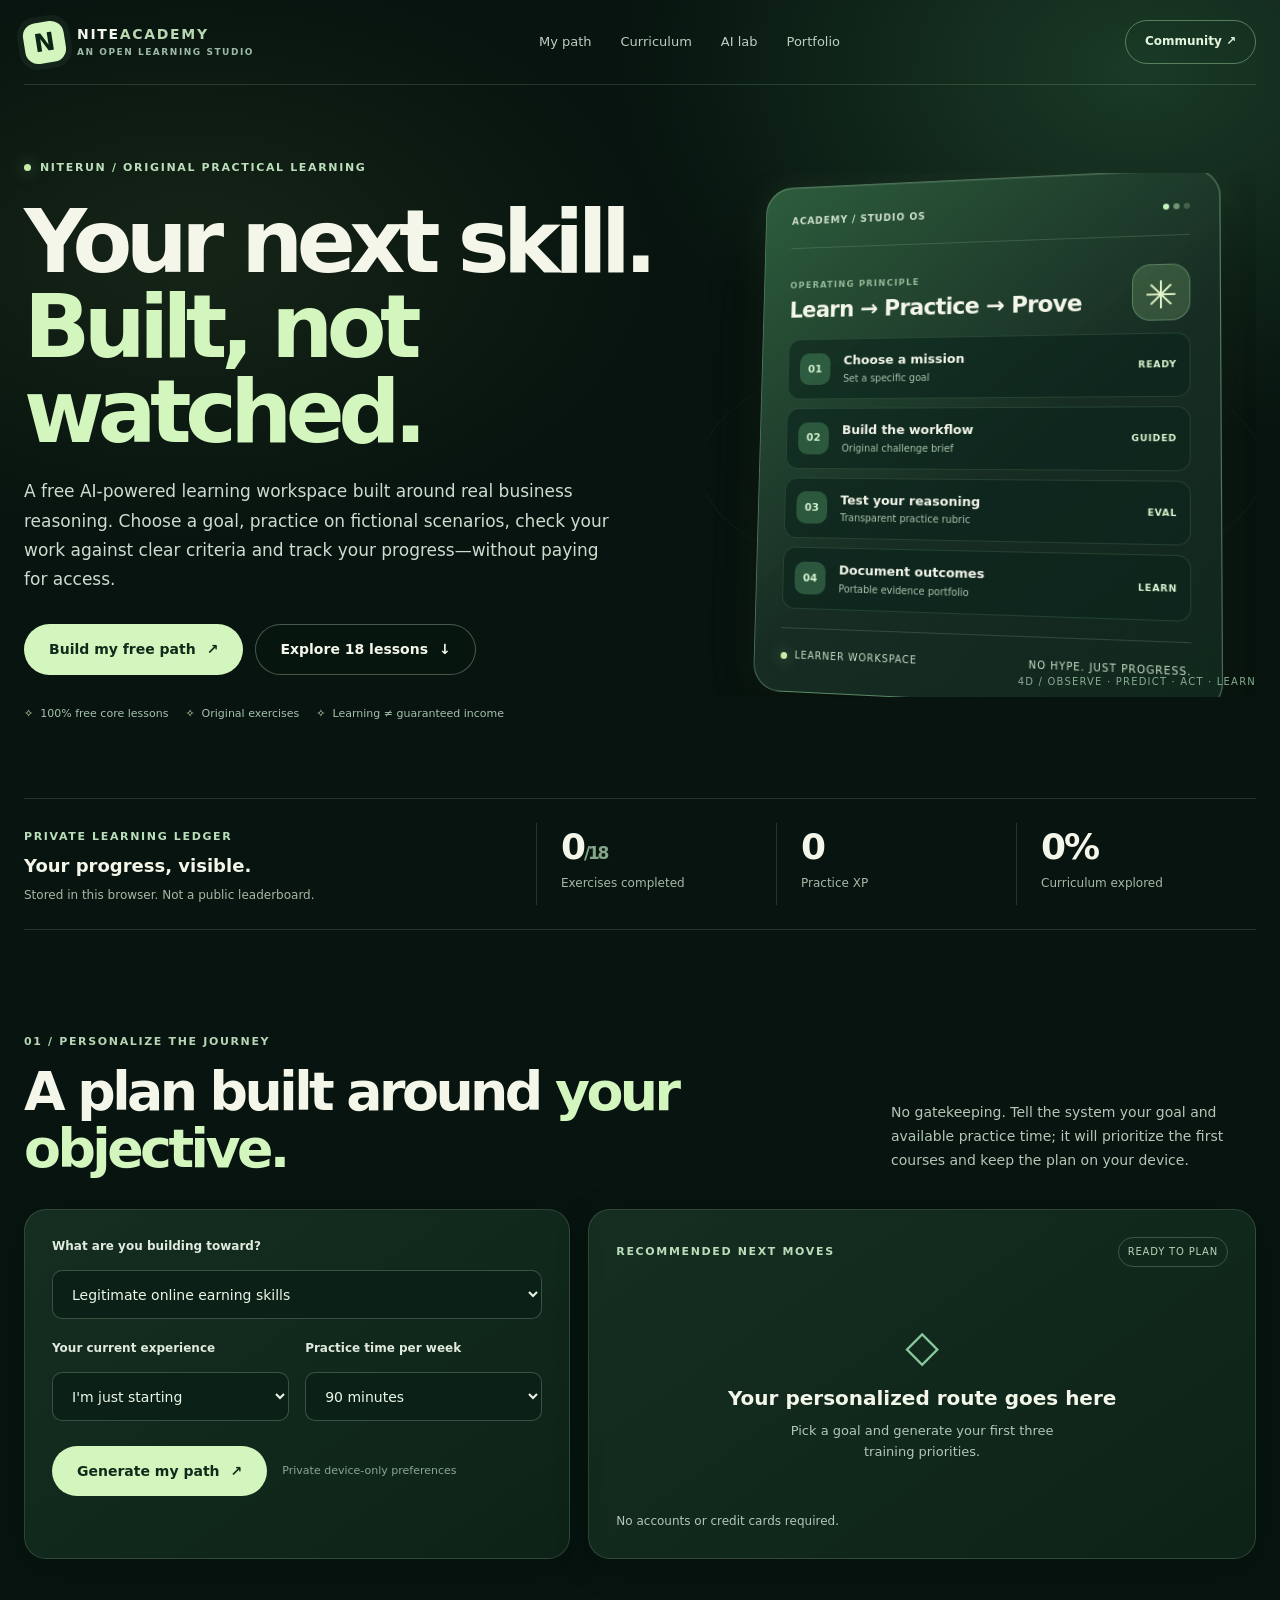
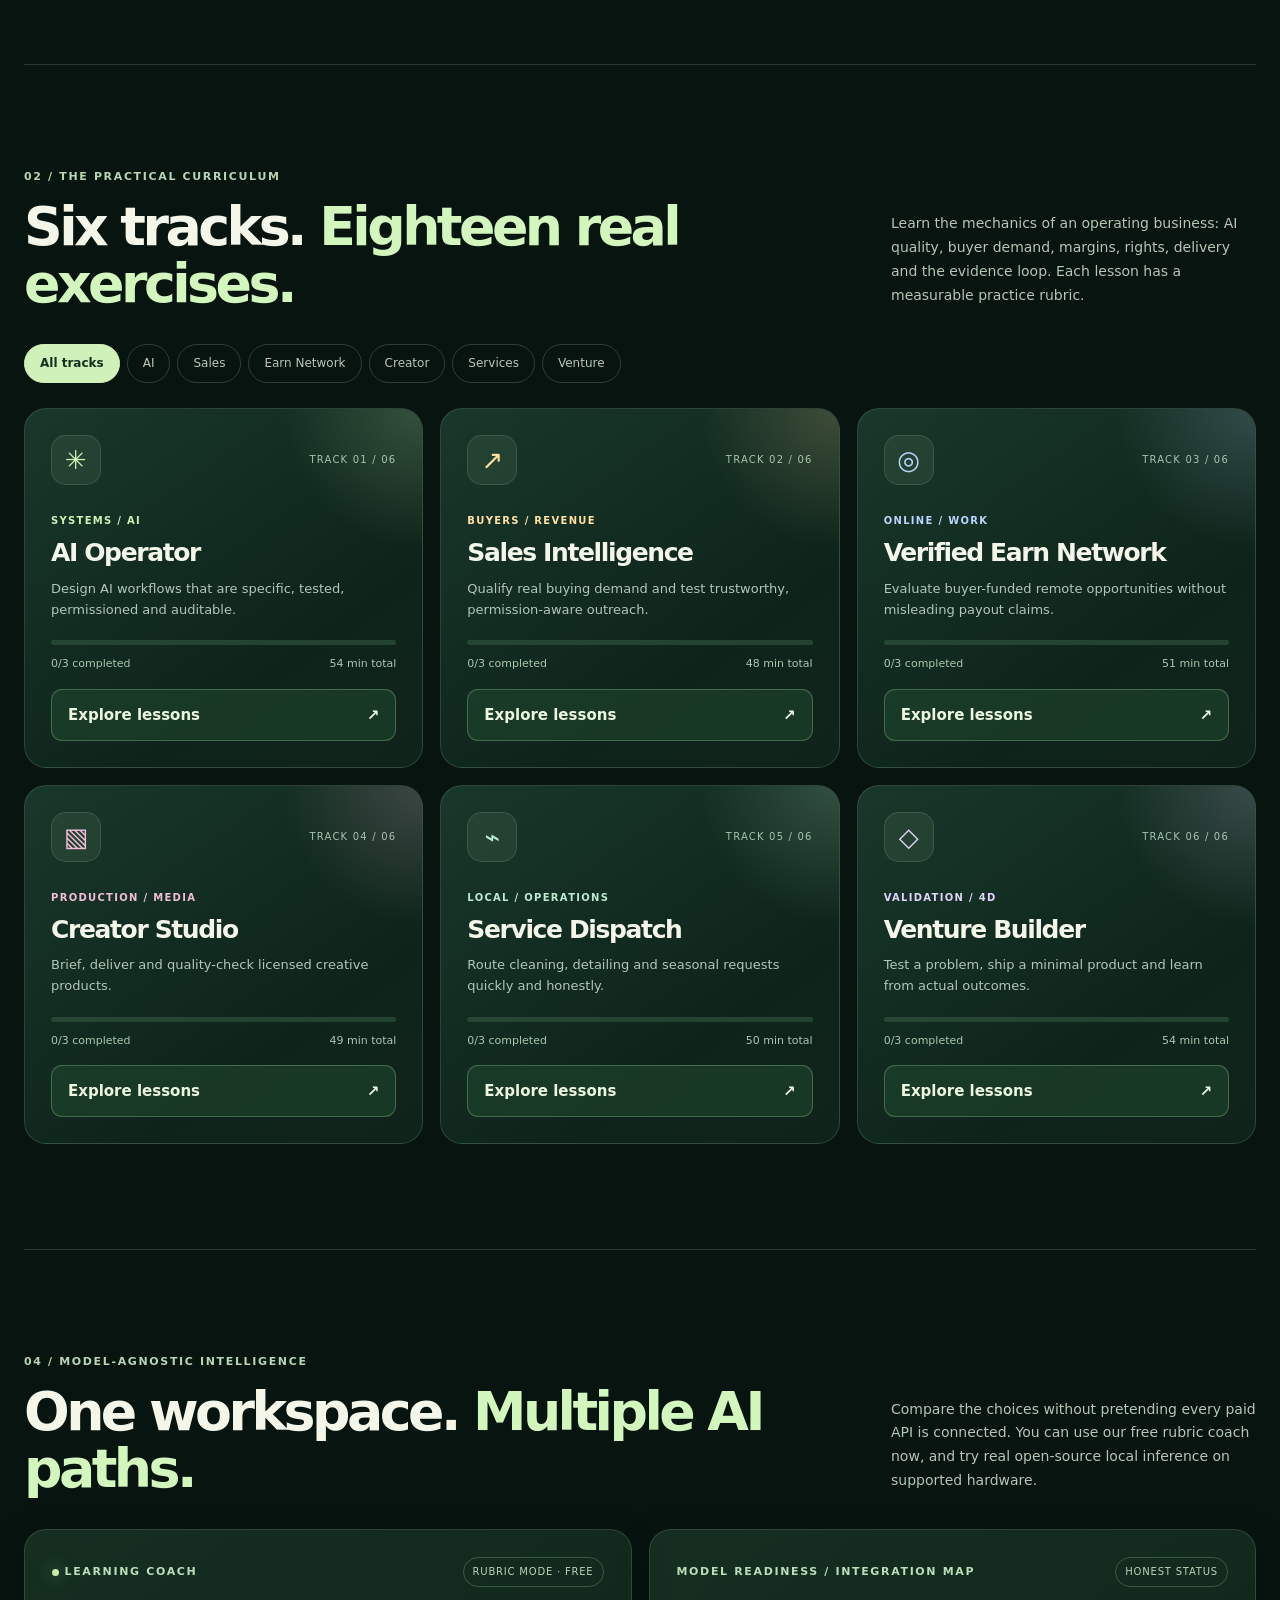
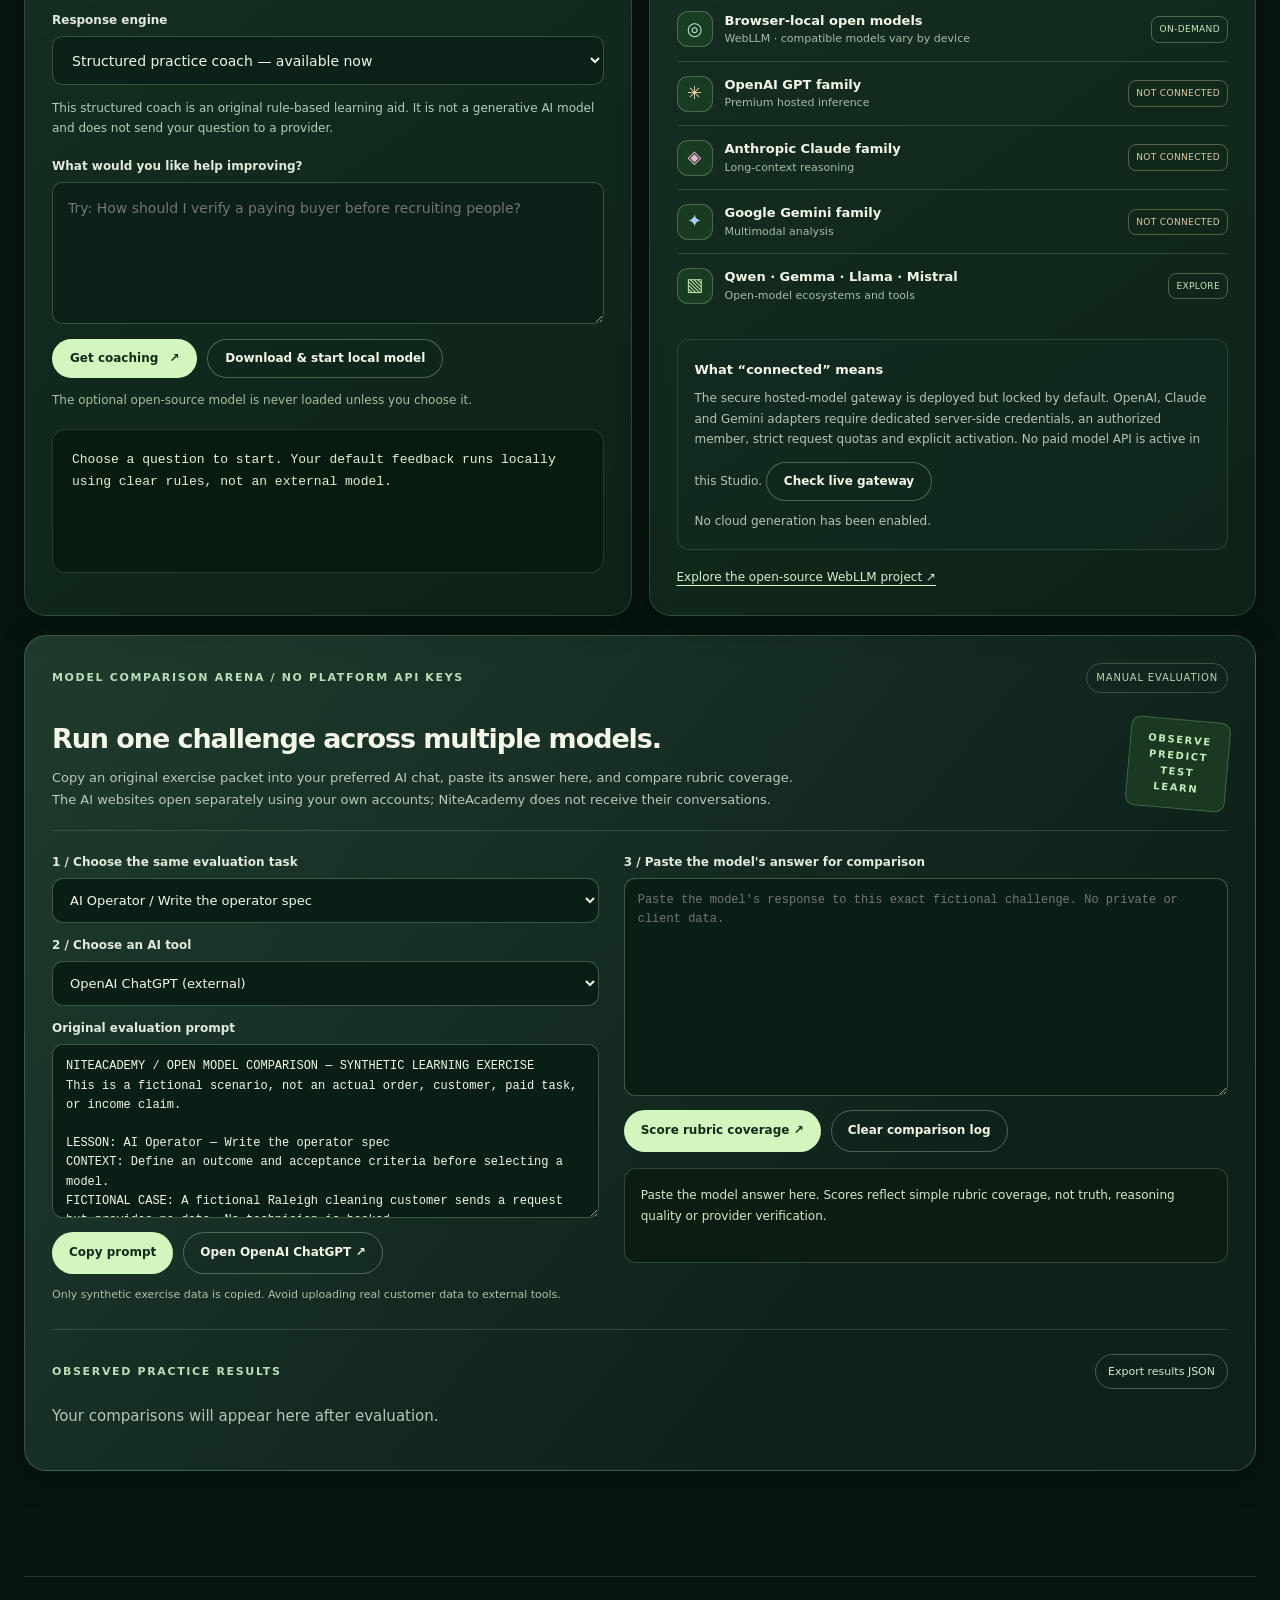
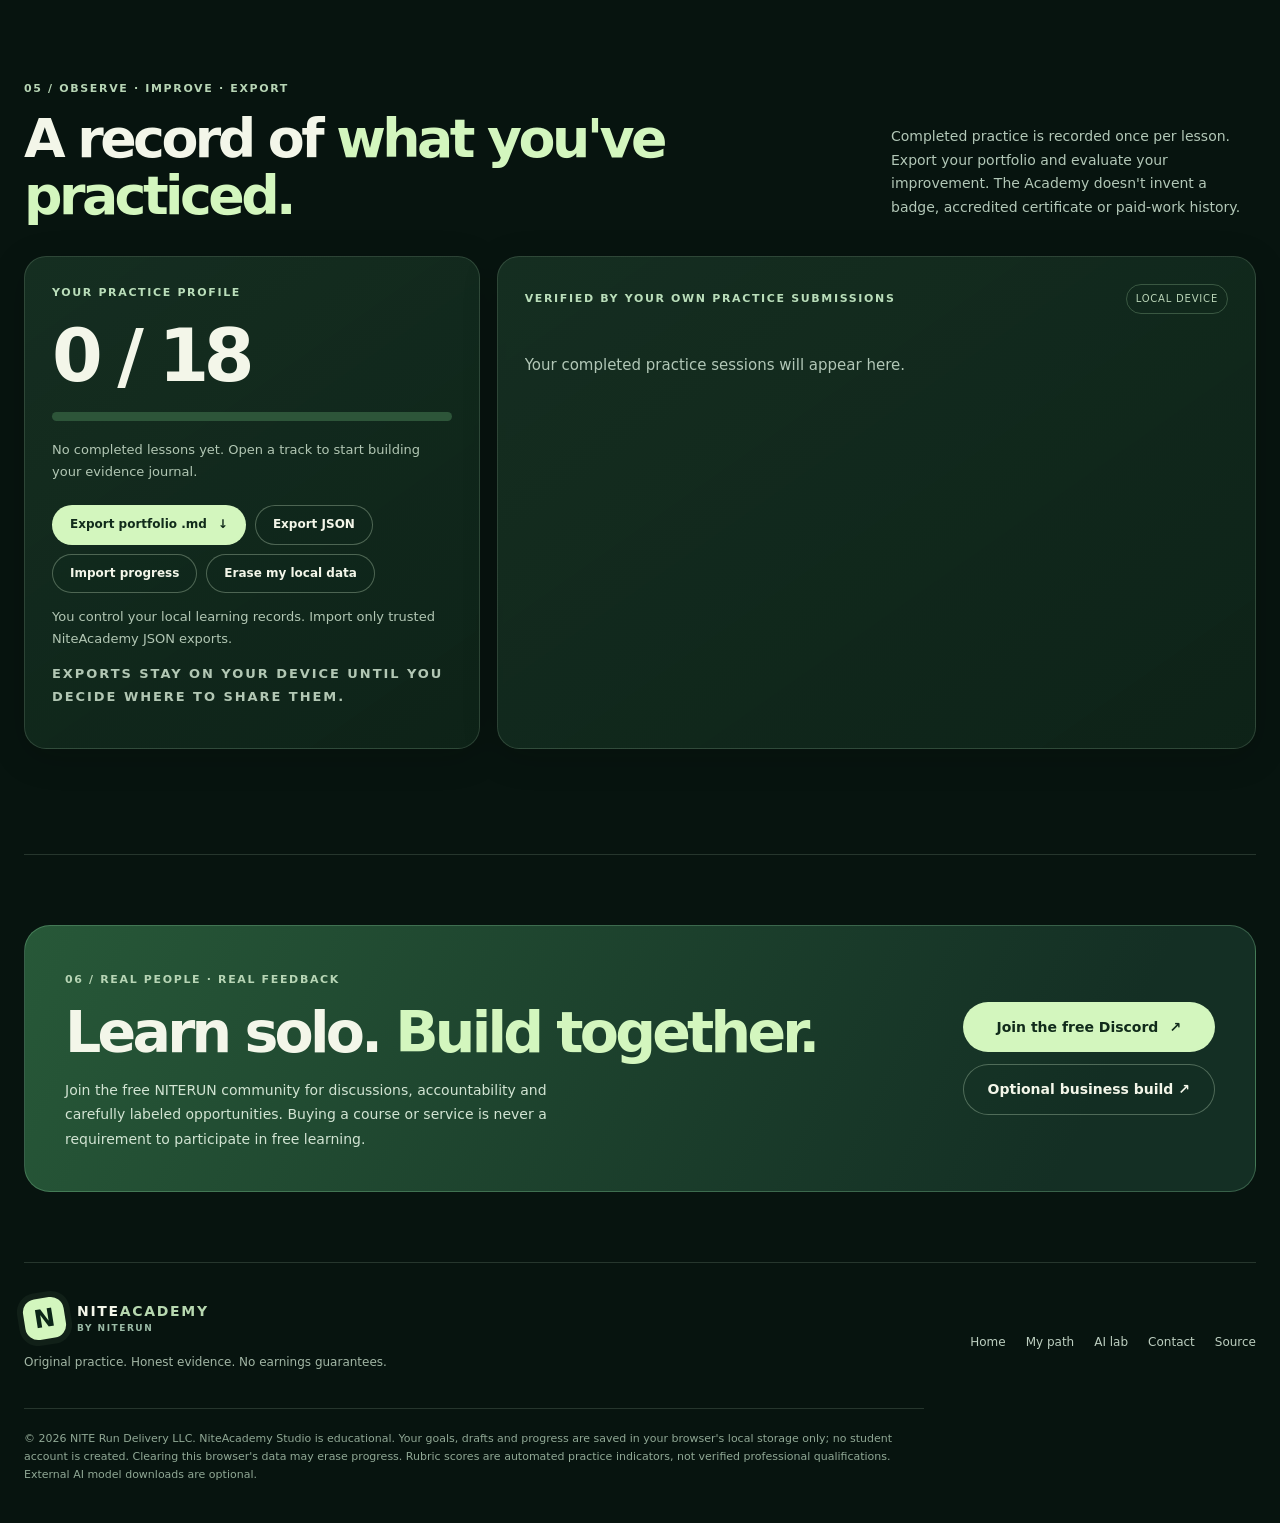
<file: studio/index.html>
<!doctype html>
<html lang="en">
<head>
<meta charset="utf-8">
<meta name="viewport" content="width=device-width, initial-scale=1">
<meta name="theme-color" content="#071610">
<meta name="description" content="NiteAcademy Studio: free, interactive AI and business courses, personalized learning plans, practice rubrics, evidence journals and optional browser-local AI. No paid membership required.">
<meta property="og:title" content="NiteAcademy Studio | Learn by doing">
<meta property="og:description" content="Build real skills with guided exercises, honest evaluations and a free learning plan.">
<meta name="color-scheme" content="dark">
<title>Academy Studio — NiteAcademy by NITERUN</title>
<link rel="canonical" href="https://chaybuilds.github.io/niteacademy-site/studio/">
<link rel="stylesheet" href="./studio.css">
<link rel="stylesheet" href="./arena.css">
<script type="module" src="./app.mjs"></script>
<script type="module" src="./arena.mjs"></script>
</head>
<body>
<a href="#main" class="skip-link">Skip to main content</a>
<div class="grain" aria-hidden="true"></div>
<div class="shell">
<header class="top-nav">
<a class="brand" href="../" aria-label="NiteAcademy home">
  <span class="brand-symbol" aria-hidden="true">N</span>
  <span class="brand-words"><strong>NITE<span>ACADEMY</span></strong><small>AN OPEN LEARNING STUDIO</small></span>
</a>
<nav class="top-links" aria-label="Studio navigation">
  <a href="#path">My path</a><a href="#tracks">Curriculum</a><a href="#ai-lab">AI lab</a><a href="#portfolio">Portfolio</a>
</nav>
<a class="nav-community" href="https://discord.gg/Dm6Hbq68Wt" target="_blank" rel="noopener noreferrer">Community <span aria-hidden="true">↗</span></a>
</header>

<main id="main">
<section class="hero" aria-labelledby="hero-head">
<div class="hero-content">
<p class="kicker"><span class="status-spark" aria-hidden="true"></span> NITERUN / ORIGINAL PRACTICAL LEARNING</p>
<h1 id="hero-head">Your next skill.<br><em>Built, not watched.</em></h1>
<p class="hero-sub">A free AI-powered learning workspace built around real business reasoning. Choose a goal, practice on fictional scenarios, check your work against clear criteria and track your progress—without paying for access.</p>
<div class="hero-actions">
<a class="button button-primary" href="#path">Build my free path <span aria-hidden="true">↗</span></a>
<a class="button button-outline" href="#tracks">Explore 18 lessons <span aria-hidden="true">↓</span></a>
</div>
<div class="hero-foot"><span>100% free core lessons</span><span>Original exercises</span><span>Learning ≠ guaranteed income</span></div>
</div>
<div class="hero-scene" aria-label="Illustration: a learning-to-outcome workflow and practice indicators">
<div class="orbit orbit-one" aria-hidden="true"></div><div class="orbit orbit-two" aria-hidden="true"></div>
<div class="hero-tilt">
<div class="scene-top"><span class="scene-prefix">ACADEMY / STUDIO OS</span><span class="scene-dots" aria-hidden="true"><i></i><i></i><i></i></span></div>
<div class="scene-head"><div><span class="mini-overline">OPERATING PRINCIPLE</span><strong>Learn → Practice → Prove</strong></div><span class="scene-cube" aria-hidden="true">✳</span></div>
<div class="scene-rows">
<div><span class="scene-index">01</span><span><strong>Choose a mission</strong><small>Set a specific goal</small></span><b>READY</b></div>
<div><span class="scene-index">02</span><span><strong>Build the workflow</strong><small>Original challenge brief</small></span><b>GUIDED</b></div>
<div><span class="scene-index">03</span><span><strong>Test your reasoning</strong><small>Transparent practice rubric</small></span><b>EVAL</b></div>
<div><span class="scene-index">04</span><span><strong>Document outcomes</strong><small>Portable evidence portfolio</small></span><b>LEARN</b></div>
</div>
<div class="scene-bottom"><span><i class="status-spark" aria-hidden="true"></i> LEARNER WORKSPACE</span><span>NO HYPE. JUST PROGRESS.</span></div>
</div>
<div class="scene-label">4D / OBSERVE · PREDICT · ACT · LEARN</div>
</div>
</section>

<section class="metrics-strip" aria-label="Your local learning statistics">
<div class="metrics-lead"><span class="tiny">PRIVATE LEARNING LEDGER</span><strong>Your progress, visible.</strong><small>Stored in this browser. Not a public leaderboard.</small></div>
<div class="metric"><strong id="metric-done">0<span>/18</span></strong><span>Exercises completed</span></div>
<div class="metric"><strong id="metric-xp">0</strong><span>Practice XP</span></div>
<div class="metric"><strong id="metric-rate">0%</strong><span>Curriculum explored</span></div>
</section>

<section class="section path-section" id="path" aria-labelledby="path-head">
<div class="section-heading">
<div><p class="eyebrow">01 / PERSONALIZE THE JOURNEY</p><h2 id="path-head">A plan built around <em>your objective.</em></h2></div>
<p>No gatekeeping. Tell the system your goal and available practice time; it will prioritize the first courses and keep the plan on your device.</p>
</div>
<div class="path-layout">
<form id="path-form" class="path-form panel">
<div class="form-row">
<label for="goal">What are you building toward?</label>
<select id="goal" name="goal" required>
<option value="remote">Legitimate online earning skills</option>
<option value="ai">AI agents and automation</option>
<option value="business">Launching a small business</option>
<option value="creative">Original creator services</option>
<option value="local">Local services and dispatch</option>
</select>
</div>
<div class="two-inputs">
<div class="form-row"><label for="experience">Your current experience</label><select id="experience" name="experience">
<option value="new">I'm just starting</option>
<option value="some">I've tried a few projects</option>
<option value="advanced">I already build/deliver work</option>
</select></div>
<div class="form-row"><label for="minutes">Practice time per week</label><select id="minutes" name="minutes">
<option value="45">45 minutes</option><option value="90" selected>90 minutes</option>
<option value="180">3 hours</option><option value="360">6 hours</option>
</select></div></div>
<div class="path-form-footer"><button type="submit" class="button button-primary">Generate my path <span aria-hidden="true">↗</span></button>
<span>Private device-only preferences</span></div>
</form>
<div class="plan-output panel" aria-live="polite">
<div class="panel-heading"><span class="tiny">RECOMMENDED NEXT MOVES</span><span id="plan-tag" class="micro-tag">READY TO PLAN</span></div>
<div id="plan-items" class="plan-items">
<div class="plan-empty"><span class="plan-empty-symbol" aria-hidden="true">◇</span><h3>Your personalized route goes here</h3><p>Pick a goal and generate your first three training priorities.</p></div>
</div>
<p id="plan-guidance" class="plan-guidance">No accounts or credit cards required.</p>
</div>
</div>
</section>

<section class="section curriculum-section" id="tracks" aria-labelledby="tracks-head">
<div class="section-heading">
<div><p class="eyebrow">02 / THE PRACTICAL CURRICULUM</p><h2 id="tracks-head">Six tracks. <em>Eighteen real exercises.</em></h2></div>
<p>Learn the mechanics of an operating business: AI quality, buyer demand, margins, rights, delivery and the evidence loop. Each lesson has a measurable practice rubric.</p>
</div>
<div class="track-tabs" role="group" aria-label="Choose a learning track" id="track-filter">
<button type="button" class="track-tab active" data-track="all" aria-pressed="true">All tracks</button>
<button type="button" class="track-tab" data-track="ai" aria-pressed="false">AI</button>
<button type="button" class="track-tab" data-track="sales" aria-pressed="false">Sales</button>
<button type="button" class="track-tab" data-track="earn" aria-pressed="false">Earn Network</button>
<button type="button" class="track-tab" data-track="creator" aria-pressed="false">Creator</button>
<button type="button" class="track-tab" data-track="services" aria-pressed="false">Services</button>
<button type="button" class="track-tab" data-track="venture" aria-pressed="false">Venture</button>
</div>
<div id="course-grid" class="course-grid" aria-live="polite"></div>
</section>

<section class="lesson-section section" id="lesson" hidden aria-labelledby="lesson-head">
<div class="section-heading">
<div><p class="eyebrow">03 / YOUR PRACTICE WORKBENCH</p><h2 id="lesson-head">Build your answer. <em>Test the reasoning.</em></h2></div>
<button type="button" id="close-lesson" class="button button-outline button-small">Close lesson <span aria-hidden="true">×</span></button>
</div>
<div class="lesson-grid">
<div class="brief-panel panel">
<div class="panel-heading"><span class="tiny" id="lesson-track">SELECTED TRACK</span><span id="lesson-minutes" class="micro-tag">~15 MIN</span></div>
<h3 id="lesson-title"></h3><p id="lesson-why" class="lesson-why"></p>
<div class="brief-block"><span class="tiny">SYNTHETIC SCENARIO</span><p id="lesson-scenario"></p></div>
<div class="brief-block"><span class="tiny">YOUR MISSION</span><p id="lesson-task"></p></div>
<div class="brief-note"><span aria-hidden="true">✳</span> All cases are fictional. No actual buyer, customer payment or professional certification is implied.</div>
</div>
<div class="workspace-panel panel">
<div class="panel-heading"><span class="tiny">WRITE YOUR DELIVERABLE</span><span class="micro-tag">PRACTICE / EVALUATION</span></div>
<label class="sr-only" for="practice-draft">Your response to the exercise</label>
<textarea id="practice-draft" spellcheck="true" maxlength="8000" rows="13" placeholder="Write your solution here..."></textarea>
<div class="workspace-actions">
<button type="button" id="fill-template" class="button button-outline button-small">Load starter outline</button>
<button type="button" id="evaluate-draft" class="button button-primary button-small">Check my work <span aria-hidden="true">↗</span></button>
</div>
<div id="practice-feedback" class="practice-feedback" role="status" aria-live="polite"><p>Use your own words. The checker looks for required concepts—not a model's opinion.</p></div>
<div class="workspace-foot"><button type="button" class="button button-outline button-small" id="complete-lesson" disabled>Save completed practice</button><span id="practice-saved">Drafts stay on this device.</span></div>
</div></div>
</section>

<section class="section ai-section" id="ai-lab" aria-labelledby="ai-head">
<div class="section-heading">
<div><p class="eyebrow">04 / MODEL-AGNOSTIC INTELLIGENCE</p><h2 id="ai-head">One workspace. <em>Multiple AI paths.</em></h2></div>
<p>Compare the choices without pretending every paid API is connected. You can use our free rubric coach now, and try real open-source local inference on supported hardware.</p>
</div>
<div class="ai-layout">
<div class="ai-console panel">
<div class="panel-heading"><span class="tiny"><span class="status-spark" aria-hidden="true"></span> LEARNING COACH</span><span id="coach-status" class="micro-tag">RUBRIC MODE · FREE</span></div>
<label for="coach-mode" class="field-label">Response engine</label>
<select id="coach-mode">
<option value="rubric">Structured practice coach — available now</option>
<option value="local">Local open-source model — WebGPU + download required</option>
</select>
<div class="coach-info" id="coach-info">Rules-based coaching uses original lesson criteria. It doesn't generate an AI answer or send your draft to a provider.</div>
<label for="coach-question" class="field-label">What would you like help improving?</label>
<textarea id="coach-question" rows="5" maxlength="4000" placeholder="Try: How should I verify a paying buyer before recruiting people?"></textarea>
<div class="coach-controls">
<button type="button" id="coach-respond" class="button button-primary button-small">Get coaching <span aria-hidden="true">↗</span></button>
<button type="button" id="load-model" class="button button-outline button-small" hidden>Download & start local model</button>
</div>
<p class="coach-warning" id="model-warning">Local inference is optional. Model files may require substantial storage and memory; the page works without them.</p>
<pre id="coach-response" class="coach-response" aria-live="polite">Choose a question to start. Your default feedback runs locally using clear rules, not an external model.</pre>
</div>
<div class="model-portfolio panel">
<div class="panel-heading"><span class="tiny">MODEL READINESS / INTEGRATION MAP</span><span class="micro-tag">HONEST STATUS</span></div>
<div class="model-stack">
<div class="model-row"><span class="model-orb" style="--c:#b9e6d4">◎</span><div><strong>Browser-local open models</strong><small>WebLLM · compatible models vary by device</small></div><span class="ready-chip">ON-DEMAND</span></div>
<div class="model-row"><span class="model-orb" style="--c:#f0d5aa">✳</span><div><strong>OpenAI GPT family</strong><small>Premium hosted inference</small></div><span class="offline-chip">NOT CONNECTED</span></div>
<div class="model-row"><span class="model-orb" style="--c:#e5b5ce">◈</span><div><strong>Anthropic Claude family</strong><small>Long-context reasoning</small></div><span class="offline-chip">NOT CONNECTED</span></div>
<div class="model-row"><span class="model-orb" style="--c:#aed1fb">✦</span><div><strong>Google Gemini family</strong><small>Multimodal analysis</small></div><span class="offline-chip">NOT CONNECTED</span></div>
<div class="model-row"><span class="model-orb" style="--c:#c0e9ab">▧</span><div><strong>Qwen · Gemma · Llama · Mistral</strong><small>Open-model ecosystems and tools</small></div><span class="ready-chip">EXPLORE</span></div>
</div>
<div class="ai-truth"><strong>What “connected” means</strong><p>The secure hosted-model gateway is deployed but locked by default. OpenAI, Claude and Gemini adapters require dedicated server-side credentials, an authorized member, strict request quotas and explicit activation. No paid model API is active in this Studio. <button type="button" id="hosted-gateway-check" class="button button-outline button-small" style="margin-top:12px">Check live gateway</button><span id="hosted-gateway-status" role="status" aria-live="polite" style="display:block;margin-top:10px;font-size:12px">No cloud generation has been enabled.</span></p></div>
<a class="text-link" href="https://github.com/mlc-ai/web-llm" target="_blank" rel="noopener noreferrer">Explore the open-source WebLLM project ↗</a>
</div>
</div>
<div class="arena-section panel" id="model-arena">
<div class="panel-heading"><span class="tiny">MODEL COMPARISON ARENA / NO PLATFORM API KEYS</span><span class="micro-tag">MANUAL EVALUATION</span></div>
<div class="arena-intro">
<div><h3>Run one challenge across multiple models.</h3><p>Copy an original exercise packet into your preferred AI chat, paste its answer here, and compare rubric coverage. The AI websites open separately using your own accounts; NiteAcademy does not receive their conversations.</p></div>
<span class="arena-stamp">OBSERVE<br>PREDICT<br>TEST<br>LEARN</span>
</div>
<div class="arena-grid">
<div class="arena-controls">
<label for="arena-lesson" class="field-label">1 / Choose the same evaluation task</label>
<select id="arena-lesson"></select>
<label for="arena-provider" class="field-label">2 / Choose an AI tool</label>
<select id="arena-provider">
<option value="chatgpt">OpenAI ChatGPT (external)</option>
<option value="claude">Anthropic Claude (external)</option>
<option value="gemini">Google Gemini (external)</option>
<option value="mistral">Mistral Vibe (external)</option>
<option value="qwen">Qwen Chat (external)</option>
</select>
<label for="arena-packet" class="field-label">Original evaluation prompt</label>
<textarea id="arena-packet" rows="7" readonly spellcheck="false"></textarea>
<div class="arena-action-row"><button type="button" id="arena-copy" class="button button-primary button-small">Copy prompt</button><a id="arena-open" href="https://chatgpt.com/" target="_blank" rel="noopener noreferrer" class="button button-outline button-small">Open selected AI ↗</a></div>
<p id="arena-copy-status" class="fine" aria-live="polite">Only synthetic exercise data is copied. Avoid uploading real customer data to external tools.</p>
</div>
<div class="arena-eval">
<label for="arena-answer" class="field-label">3 / Paste the model's answer for comparison</label>
<textarea id="arena-answer" rows="10" maxlength="10000" placeholder="Paste the model's response to this exact fictional challenge. No private or client data."></textarea>
<div class="arena-action-row"><button type="button" id="arena-score" class="button button-primary button-small">Score rubric coverage ↗</button><button type="button" id="arena-clear" class="button button-outline button-small">Clear comparison log</button></div>
<div id="arena-feedback" class="arena-feedback" role="status" aria-live="polite">Scoring is a transparent keyword-based exercise check, not an independent model quality audit. All responses are manually supplied.</div>
</div>
</div>
<div class="arena-history"><div class="panel-heading"><span class="tiny">OBSERVED PRACTICE RESULTS</span><button type="button" id="arena-export">Export results JSON</button></div><div id="arena-history-list" aria-live="polite"><p class="muted">Your comparisons will appear here after evaluation.</p></div></div>
</div>
</section>

<section class="section evidence-section" id="portfolio" aria-labelledby="portfolio-head">
<div class="section-heading">
<div><p class="eyebrow">05 / OBSERVE · IMPROVE · EXPORT</p><h2 id="portfolio-head">A record of <em>what you've practiced.</em></h2></div>
<p>Completed practice is recorded once per lesson. Export your portfolio and evaluate your improvement. The Academy doesn't invent a badge, accredited certificate or paid-work history.</p>
</div>
<div class="portfolio-layout">
<div class="portfolio-head panel"><div class="tiny">YOUR PRACTICE PROFILE</div><div class="portfolio-big" id="portfolio-count">0 / 18</div><div class="portfolio-meter" aria-hidden="true"><i id="portfolio-meter"></i></div><p id="portfolio-caption">No completed lessons yet. Open a track to start building your evidence journal.</p>
<div class="export-actions"><button id="export-markdown" type="button" class="button button-primary button-small">Export portfolio .md <span aria-hidden="true">↓</span></button><button id="export-json" type="button" class="button button-outline button-small">Export JSON</button><button id="import-json" type="button" class="button button-outline button-small">Import progress</button><input class="sr-only" type="file" accept=".json,application/json" id="import-json-file"><button id="reset-progress" type="button" class="button button-outline button-small">Erase my local data</button></div><p class="fine" id="import-status" role="status" aria-live="polite">You control your local learning records. Import only trusted NiteAcademy JSON exports.</p>
<p class="tiny fine">Exports stay on your device until you decide where to share them.</p></div>
<div class="portfolio-list panel"><div class="panel-heading"><span class="tiny">VERIFIED BY YOUR OWN PRACTICE SUBMISSIONS</span><span class="micro-tag">LOCAL DEVICE</span></div><div id="completed-list" class="completed-list" aria-live="polite"><p class="muted">Your completed practice sessions will appear here.</p></div></div>
</div>
</section>

<section class="community-band" id="community">
<div class="community-copy"><span class="eyebrow">06 / REAL PEOPLE · REAL FEEDBACK</span><h2>Learn solo. <em>Build together.</em></h2><p>Join the free NITERUN community for discussions, accountability and carefully labeled opportunities. Buying a course or service is never a requirement to participate in free learning.</p></div>
<div class="community-actions"><a class="button button-primary" href="https://discord.gg/Dm6Hbq68Wt" target="_blank" rel="noopener noreferrer">Join the free Discord <span aria-hidden="true">↗</span></a><a class="button button-outline" href="../#apply">Optional business build ↗</a></div>
</section>
</main>
<footer class="footer"><div><a class="brand" href="../"><span class="brand-symbol" aria-hidden="true">N</span><span class="brand-words"><strong>NITE<span>ACADEMY</span></strong><small>BY NITERUN</small></span></a><p>Original practice. Honest evidence. No earnings guarantees.</p></div><div class="footer-links"><a href="../">Home</a><a href="#path">My path</a><a href="#ai-lab">AI lab</a><a href="mailto:chayson@niterun.com">Contact</a><a href="https://github.com/chaybuilds/niteacademy-site" target="_blank" rel="noopener noreferrer">Source</a></div>
<div class="footer-disclaimer">© 2026 NITE Run Delivery LLC. NiteAcademy Studio is educational. Your goals, drafts and progress are saved in your browser's local storage only; no student account is created. Clearing this browser's data may erase progress. Rubric scores are automated practice indicators, not verified professional qualifications. External AI model downloads are optional.</div></footer>
</div></body></html>
</file>
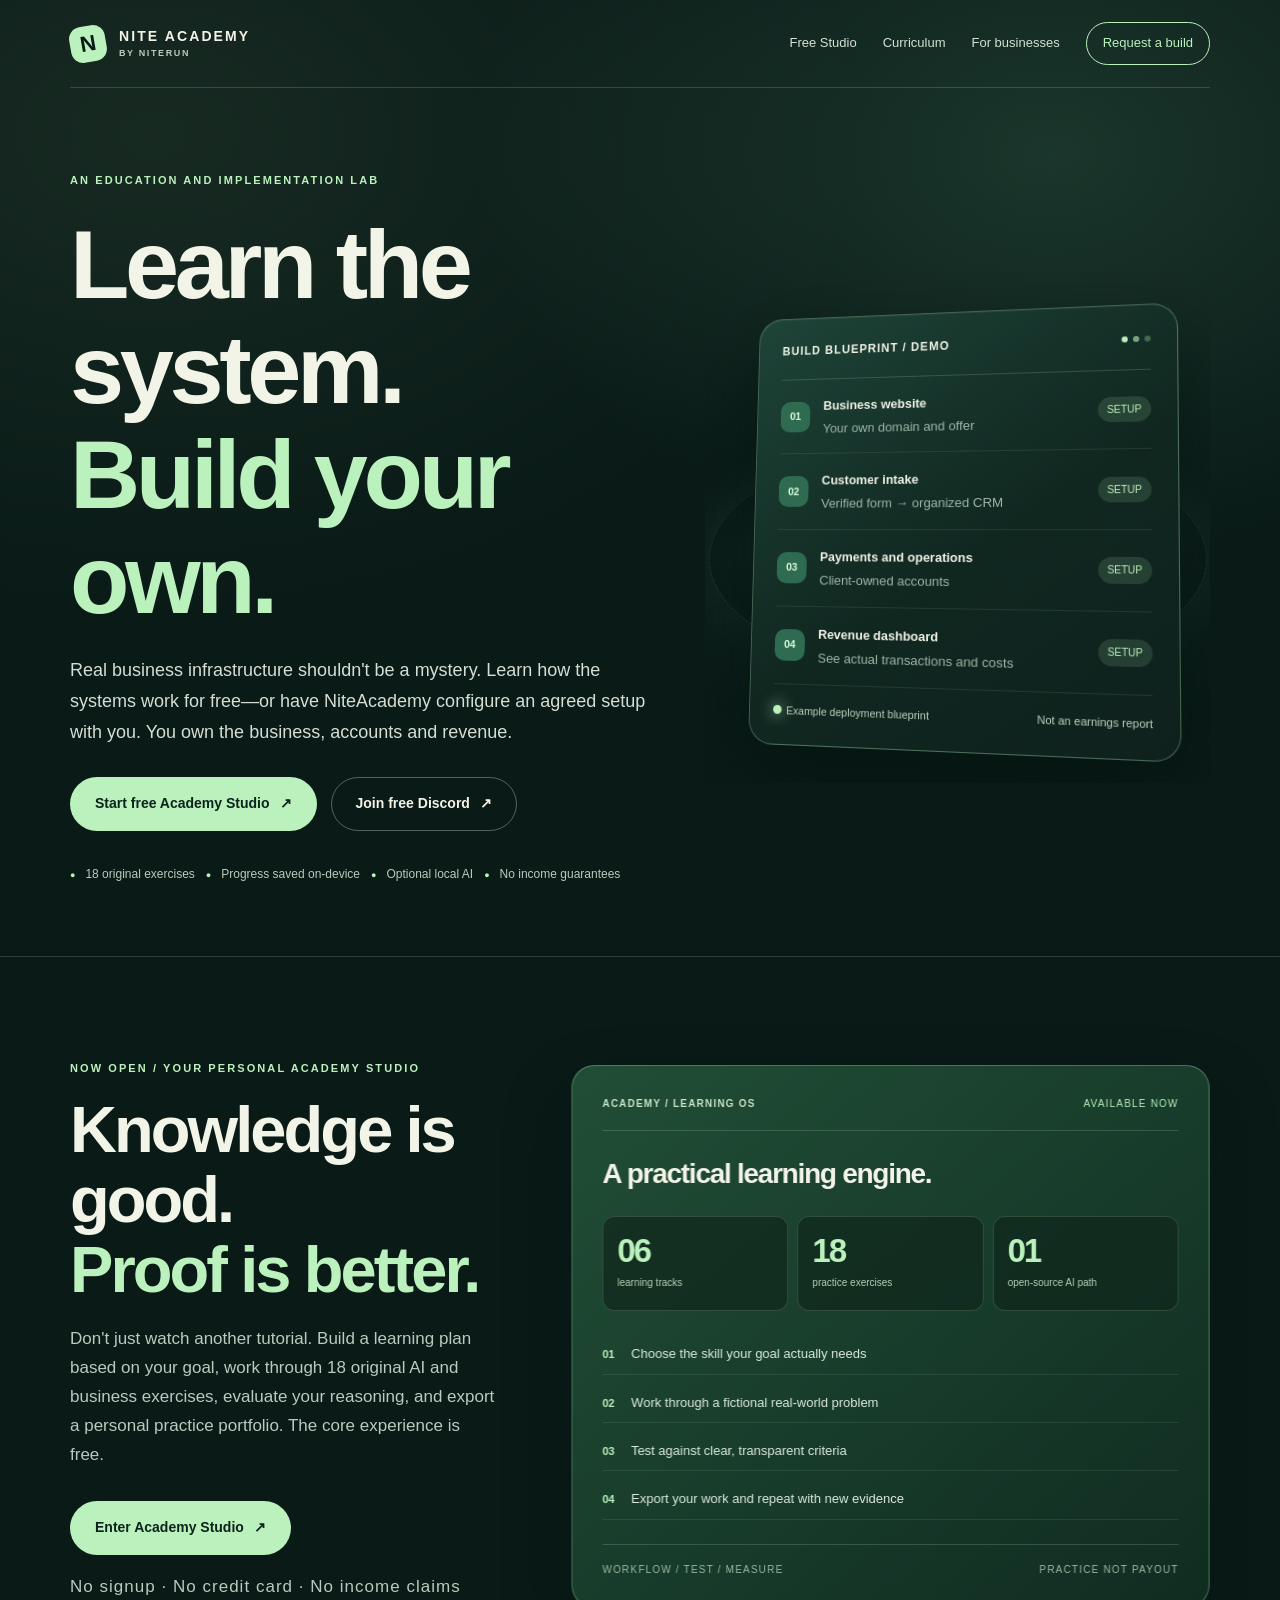
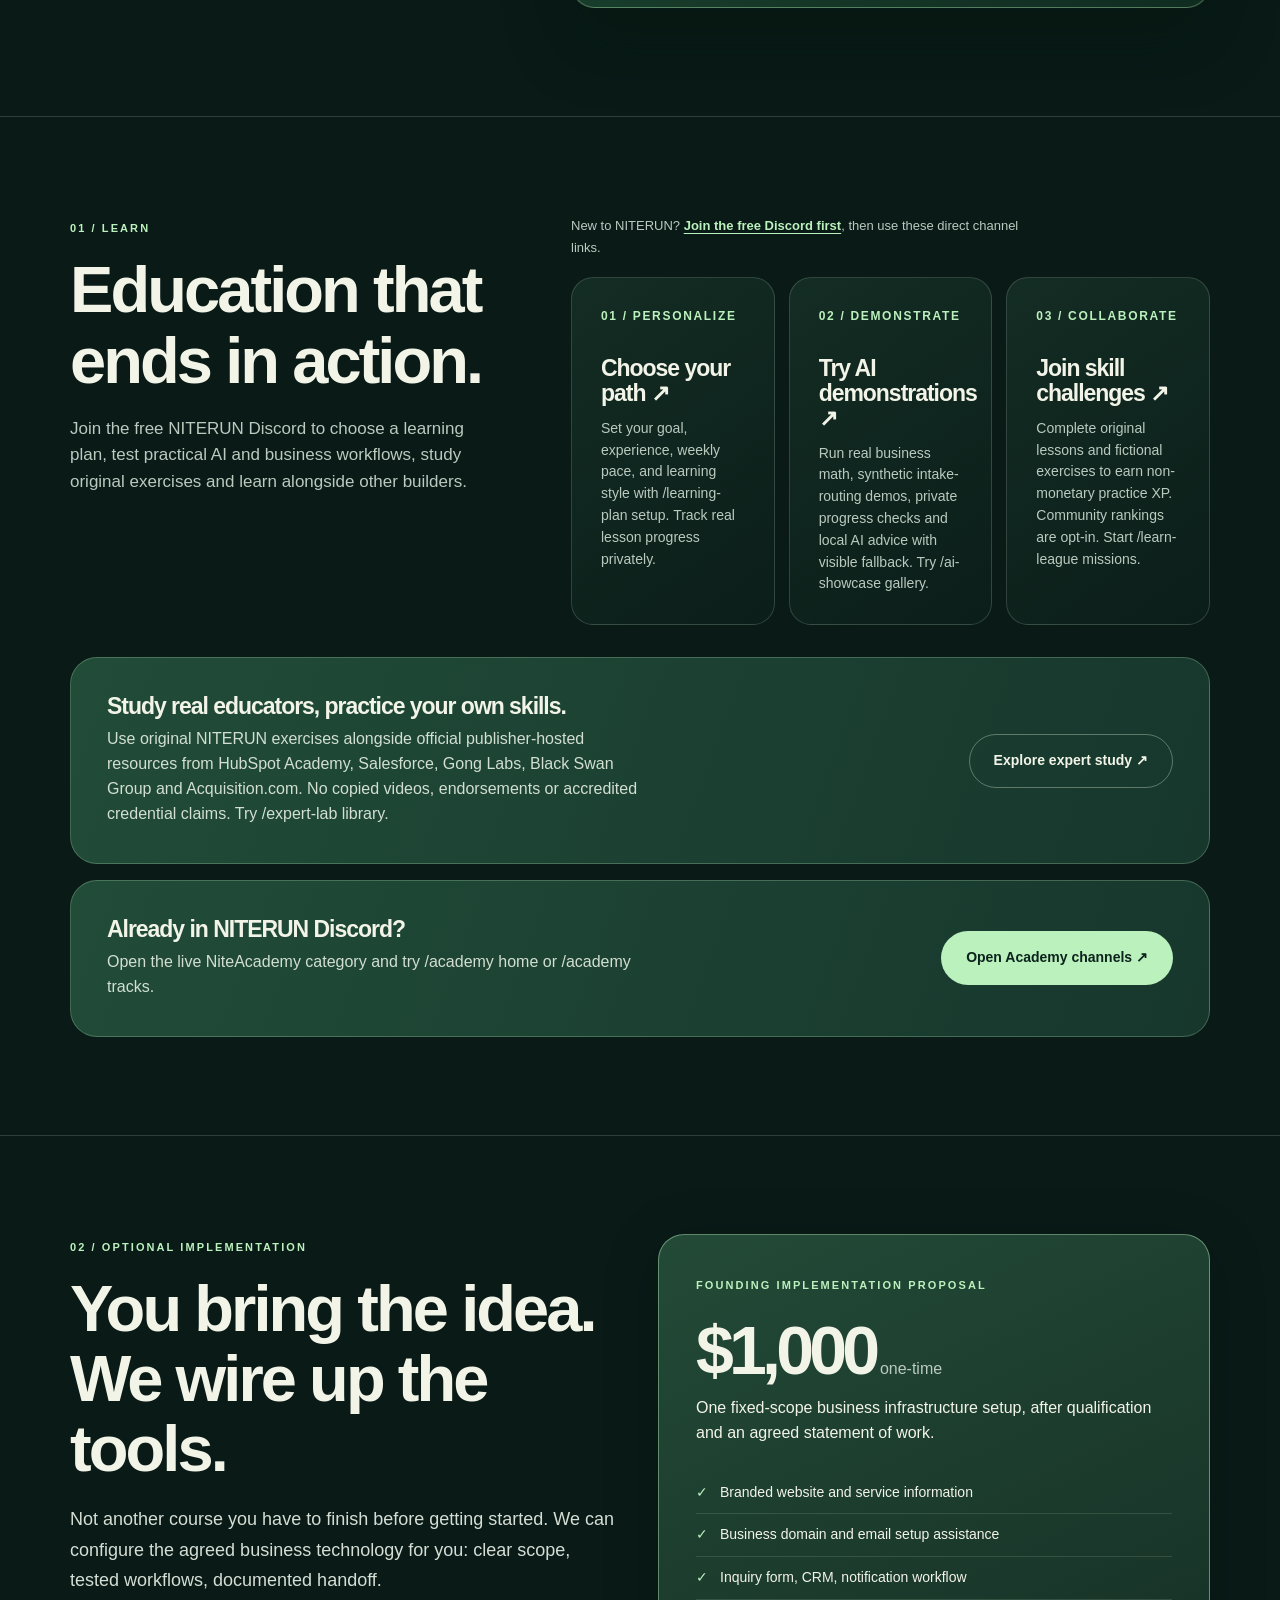
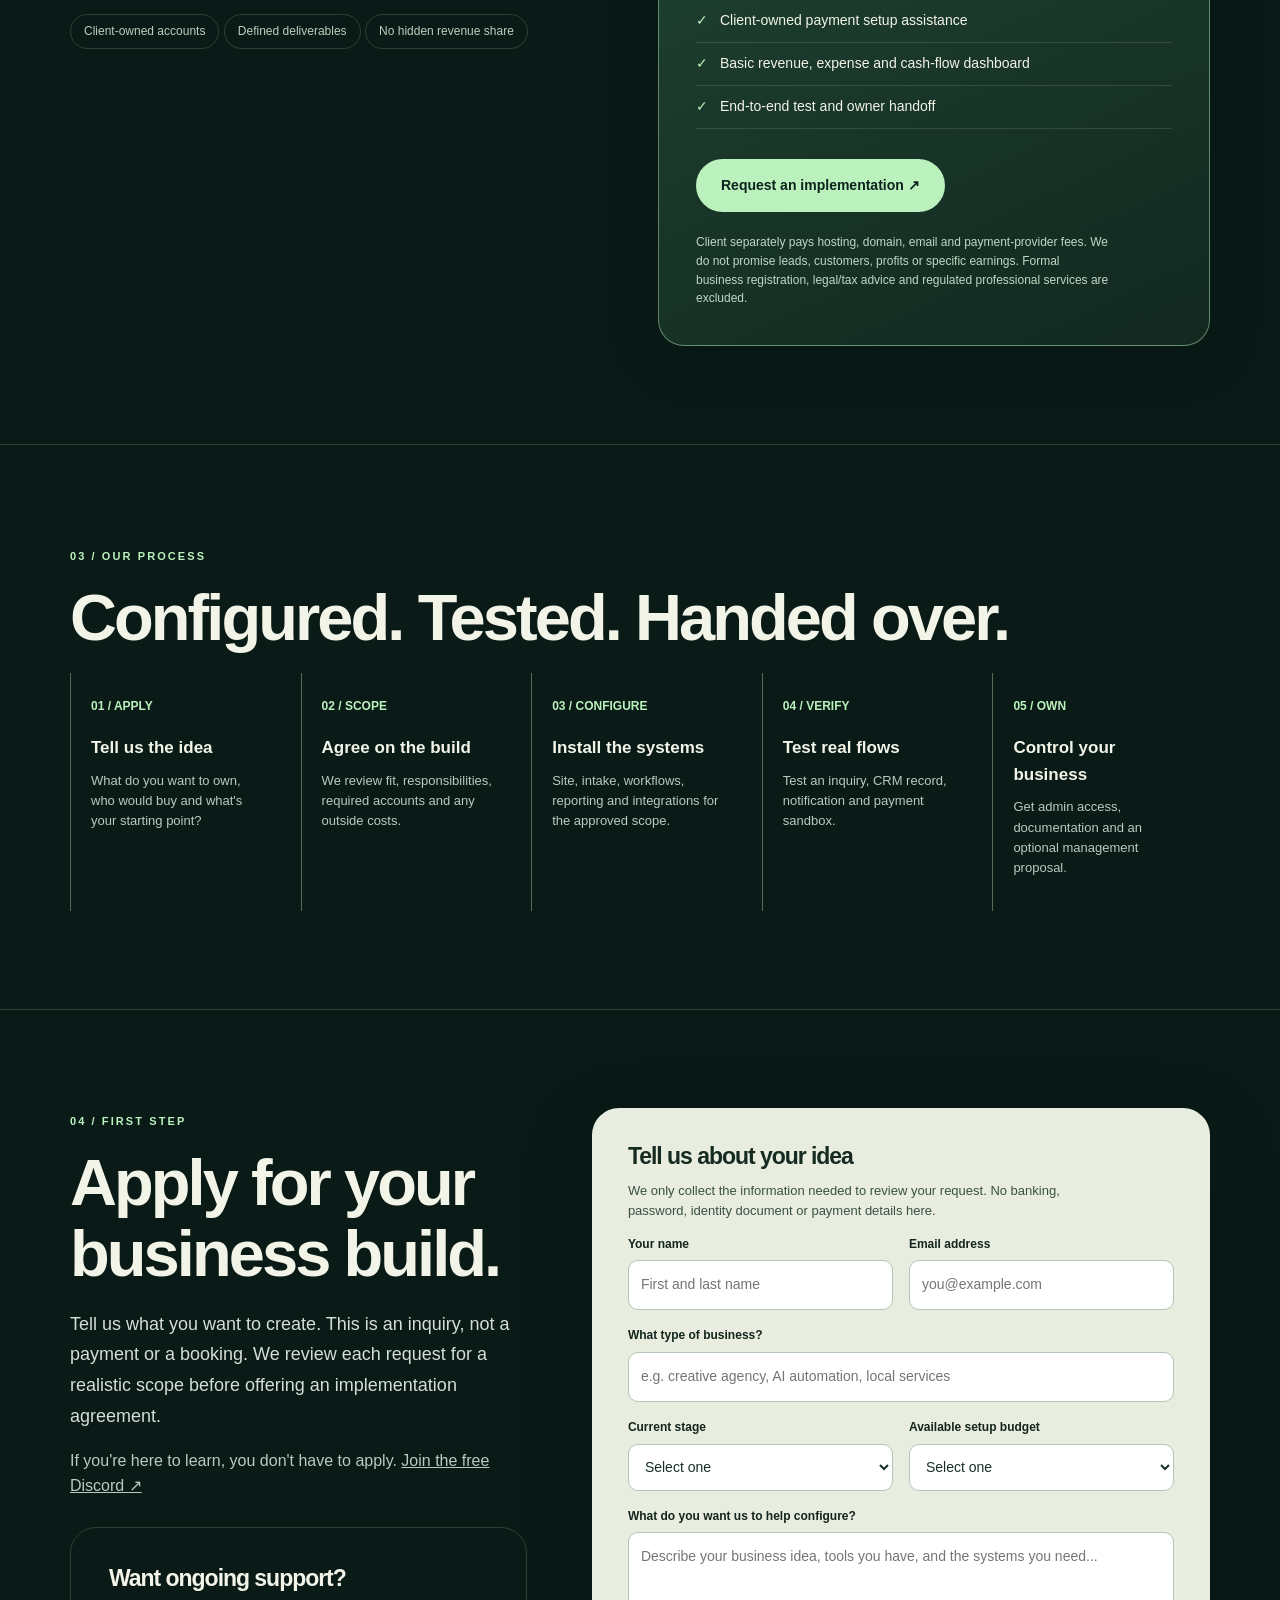
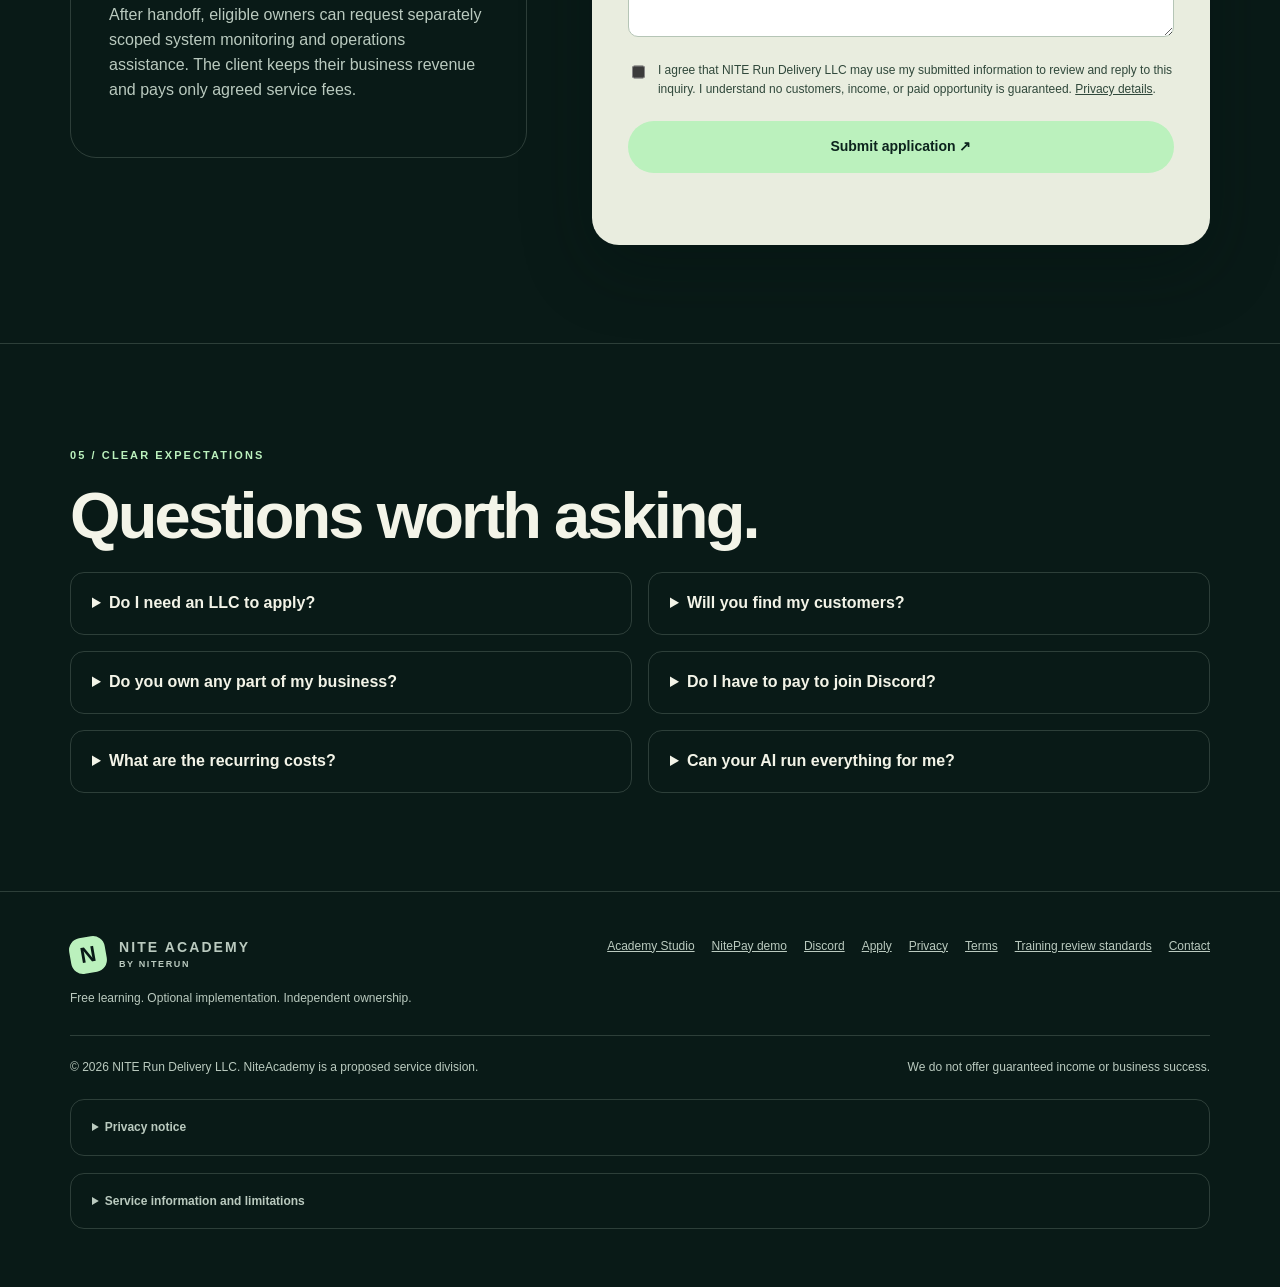
<file: archive/academy-original-20261110.html>
<!doctype html>
<html lang="en">
<head>
<meta charset="utf-8">
<meta name="viewport" content="width=device-width,initial-scale=1">
<meta name="theme-color" content="#0b1b17">
<title>NiteAcademy — Learn the system. Build your own.</title>
<meta name="description" content="Free business systems education, AI workshops and optional done-for-you implementation. NiteAcademy by NITERUN. You own your business.">
<meta property="og:title" content="NiteAcademy | Built with you. Owned by you.">
<meta property="og:description" content="Learn business systems for free, or apply for a fixed-scope done-for-you infrastructure build. No income guarantees.">
<style>
:root{color-scheme:dark;--deep:#091a17;--ink:#112621;--card:#17332c;--cream:#f3f4e8;--muted:#bacabf;--mint:#bbf1bd;--olive:#adc790;--line:rgba(225,242,223,.17)}
*{box-sizing:border-box}html{scroll-behavior:smooth;scroll-padding-top:92px}body{margin:0;background:var(--deep);color:var(--cream);font-family:Inter,"Avenir Next",Avenir,"Segoe UI",sans-serif;line-height:1.56}
body:before{content:"";position:absolute;pointer-events:none;z-index:-1;inset:0 0 auto;height:900px;background:radial-gradient(ellipse at 82% 17%,rgba(103,174,132,.19),transparent 39%),radial-gradient(ellipse at 12% 15%,rgba(190,226,157,.08),transparent 45%)}
a{color:inherit}button,input,textarea,select{font:inherit}button{cursor:pointer}a:focus-visible,button:focus-visible,input:focus-visible,textarea:focus-visible,select:focus-visible,summary:focus-visible{outline:3px solid var(--mint);outline-offset:3px}
.wrap{width:min(1140px,calc(100% - 44px));margin-inline:auto}.nav{height:88px;display:flex;align-items:center;justify-content:space-between;gap:22px;border-bottom:1px solid var(--line)}
.brand{text-decoration:none;display:inline-flex;align-items:center;gap:13px;flex-shrink:0}.mark{width:36px;height:36px;border-radius:12px;background:var(--mint);color:var(--deep);display:grid;place-items:center;font-weight:900;font-size:22px;transform:rotate(-10deg)}
.brand-copy{display:flex;flex-direction:column;line-height:1.08;letter-spacing:.15em;font-weight:830;font-size:14px}.brand-copy small{letter-spacing:.18em;color:var(--muted);font-size:9px;margin-top:5px}
.nav-links{display:flex;align-items:center;gap:26px;font-size:13px}.nav-links a{text-decoration:none;color:#d5e1d5}.nav-links a:hover{color:var(--mint)}.nav-cta{border:1px solid var(--mint);padding:10px 16px;border-radius:100px!important;color:var(--mint)!important}
.btn{display:inline-flex;justify-content:center;align-items:center;gap:10px;padding:15px 24px;border-radius:99px;border:1px solid transparent;text-decoration:none;font-weight:760;font-size:14px;transition:transform .15s ease,background .15s ease}.btn:hover{transform:translateY(-2px)}.btn-primary{background:var(--mint);color:#0c231d}.btn-primary:hover{background:#d2ffd3}.btn-outline{border-color:rgba(225,242,223,.34);color:var(--cream);background:transparent}.btn-outline:hover{border-color:var(--mint)}.btn:disabled{opacity:.6;cursor:not-allowed;transform:none}
.eyebrow{letter-spacing:.19em;text-transform:uppercase;font-size:11px;font-weight:780;color:var(--mint)}.muted{color:var(--muted)}h1,h2,h3,p{margin-top:0}h1,h2,h3{letter-spacing:-.045em;line-height:1.08}h1{font-size:clamp(52px,7.6vw,105px);font-weight:740;margin:23px 0}h2{font-size:clamp(39px,5.2vw,65px);font-weight:720;margin:15px 0 20px}h3{font-size:23px;font-weight:720;margin:0 0 12px}p{max-width:62ch}.lead{font-size:18px;color:#d5ded5;line-height:1.7}.hero{min-height:730px;padding:84px 0 72px;display:grid;grid-template-columns:1.07fr .93fr;align-items:center;gap:54px}
.hero strong.highlight{font-weight:740;color:var(--mint)}.hero-actions{display:flex;flex-wrap:wrap;gap:14px;margin-top:30px}.hero-proof{display:flex;flex-wrap:wrap;gap:11px;margin-top:34px;color:#b9cbbc;font-size:12px}.hero-proof span:before{content:"●";color:var(--mint);font-size:9px;margin-right:10px}
.diagram{position:relative;min-height:510px;perspective:800px;display:grid;place-items:center;overflow:hidden}.halo{position:absolute;width:380px;height:380px;border:1px solid rgba(187,241,189,.15);border-radius:50%;box-shadow:0 0 100px rgba(166,235,176,.08);transform:rotateX(62deg) rotateZ(-22deg)}.halo.two{width:480px;height:480px;transform:rotateX(63deg) rotateZ(27deg);border-style:dashed}
.platform{position:relative;width:min(100%,430px);background:linear-gradient(146deg,#1e4438,#102720 55%,#0f211d);border:1px solid rgba(190,240,194,.3);border-radius:25px;box-shadow:0 38px 85px #03120ea6, inset 0 1px rgba(255,255,255,.06);padding:25px;transform:rotateY(-9deg) rotateX(4deg);animation:float 7s ease-in-out infinite}
.platform-top{display:flex;align-items:center;justify-content:space-between;padding-bottom:20px;border-bottom:1px solid var(--line);font-size:12px;letter-spacing:.09em}.dots{display:flex;gap:5px}.dots b{display:block;width:6px;height:6px;border-radius:50%;background:var(--mint)}.dots b:nth-child(2){opacity:.6}.dots b:nth-child(3){opacity:.3}
.flow-line{display:flex;align-items:center;gap:14px;padding:15px 0;border-bottom:1px solid rgba(225,242,223,.09)}.flow-num{background:#2f6b51;color:#d6ffdb;width:32px;height:32px;display:grid;place-items:center;border-radius:10px;font-size:11px;font-weight:750}.flow-line strong{font-size:13px}.flow-line small{display:block;color:#9eb6a8;margin-top:2px}.state{margin-left:auto;border-radius:50px;background:rgba(184,245,191,.13);padding:5px 9px;font-size:10px;color:var(--mint)}
.platform-bottom{padding-top:18px;display:flex;justify-content:space-between;font-size:11px;color:#bed3bf}.signal{width:9px;height:9px;border-radius:50%;background:var(--mint);display:inline-block;box-shadow:0 0 16px var(--mint);margin-right:5px}
section{padding:98px 0}.section-grid{display:grid;grid-template-columns:.8fr 1.2fr;gap:75px;align-items:start}.section-grid>div:first-child p{font-size:17px;color:var(--muted)}.border-top{border-top:1px solid var(--line)}
.pill{border:1px solid var(--line);padding:7px 13px;border-radius:40px;font-size:12px;color:#b8d1bd;display:inline-block}.cards{display:grid;grid-template-columns:repeat(3,minmax(0,1fr));gap:14px}.card{border:1px solid var(--line);border-radius:22px;padding:29px;background:linear-gradient(145deg,rgba(35,70,54,.43),rgba(20,42,34,.25));min-height:235px}.card .n{font-size:12px;color:var(--mint);letter-spacing:.14em;font-weight:760;display:block;margin-bottom:30px}.card p{color:var(--muted);font-size:14px;margin:0}.card-link{color:var(--cream);text-decoration:none}.card-link:hover,.card-link:focus-visible{text-decoration:underline;text-decoration-color:var(--mint)}
.banner{border:1px solid rgba(190,240,194,.26);border-radius:27px;padding:36px;background:linear-gradient(110deg,#214c38,#17372d);display:flex;align-items:center;justify-content:space-between;gap:25px}.banner p{color:#d2dfd1;margin:0}.banner h3{margin-bottom:8px}
.split{display:grid;grid-template-columns:1fr 1fr;gap:36px}.plan{border-radius:26px;padding:37px;border:1px solid rgba(187,241,189,.45);background:linear-gradient(155deg,#234a37,#122820);box-shadow:0 10px 60px rgba(0,0,0,.16)}.price{font-size:68px;font-weight:760;letter-spacing:-.07em;line-height:1}.plan ul{padding:0;margin:26px 0 30px;list-style:none}.plan li{padding:10px 0;border-bottom:1px solid rgba(225,242,223,.13);font-size:14px}.plan li:before{content:"✓";color:var(--mint);margin-right:12px}.plain-panel{border:1px solid var(--line);border-radius:26px;padding:38px}.plain-panel p{color:var(--muted)}
.steps{display:grid;grid-template-columns:repeat(5,minmax(0,1fr));gap:13px}.step{padding:20px;border-left:1px solid rgba(187,241,189,.4)}.step span{color:var(--mint);font-weight:780;font-size:12px}.step strong{display:block;margin:17px 0 9px;font-size:17px}.step p{font-size:13px;color:var(--muted)}
.form-wrap{display:grid;grid-template-columns:.85fr 1.15fr;gap:65px}.form-card{background:#e9eddf;border-radius:27px;color:#13251d;padding:36px;box-shadow:0 22px 70px #03120e55}.form-card h3{color:#152a20}.form-card p{font-size:13px;color:#385144}.form-grid{display:grid;grid-template-columns:1fr 1fr;gap:16px}label{font-size:12px;font-weight:730;display:block;margin-bottom:7px}input:not([type=checkbox]),textarea,select{width:100%;color:#182f25;padding:13px 12px;border:1px solid #b5c5b6;border-radius:10px;background:#fff;font-size:14px;min-height:47px}textarea{min-height:105px;resize:vertical}.field-wide{grid-column:span 2}.check-line{display:flex;gap:10px;align-items:flex-start;font-size:12px;color:#30483b;font-weight:450}.check-line input{width:18px;height:18px;margin-top:2px;accent-color:#1d5b3f}.form-card .btn{width:100%;margin-top:15px;border:0}.form-status{font-size:13px;font-weight:600;min-height:24px;margin:12px 0 0}.status-ok{color:#135b36}.status-error{color:#a12c23}.hp{position:absolute!important;left:-9999px!important;opacity:0!important}
.faq{display:grid;grid-template-columns:1fr 1fr;gap:16px}details{border:1px solid var(--line);border-radius:14px;padding:18px 21px}summary{cursor:pointer;font-weight:740}details p{font-size:14px;color:var(--muted);margin:15px 0 0}
.footer{border-top:1px solid var(--line);padding:45px 0 58px;font-size:12px;color:var(--muted)}.footer-grid{display:flex;justify-content:space-between;align-items:flex-start;gap:30px}.footer-links{display:flex;gap:17px;flex-wrap:wrap}.footer-links a:hover{color:var(--mint)}.legal{border-top:1px solid var(--line);padding-top:22px;margin-top:28px;display:flex;justify-content:space-between;flex-wrap:wrap;gap:14px}.legal details{border:0;padding:0;max-width:640px}.legal summary{color:#dce6da}
@keyframes float{50%{transform:rotateY(-6deg) rotateX(2deg) translateY(-9px)}}@media(prefers-reduced-motion:reduce){*,*:before,*:after{animation:none!important;scroll-behavior:auto!important;transition:none!important}}
@media(max-width:1000px){.hero{gap:30px}.nav-links{gap:16px}.section-grid{gap:32px}.steps{grid-template-columns:repeat(3,1fr)}}
@media(max-width:760px){.wrap{width:min(100% - 30px,1140px)}.nav{height:75px}.nav-links a:not(.nav-cta){display:none}.nav-cta{padding:8px 13px!important;font-size:12px}.hero{grid-template-columns:1fr;min-height:auto;padding:56px 0 35px;gap:14px}.hero h1{font-size:clamp(51px,11vw,75px)}.diagram{min-height:370px}.halo{width:290px;height:290px}.halo.two{width:350px;height:350px}.platform{transform:none;animation:none;max-width:390px}.section-grid,.split,.form-wrap{grid-template-columns:1fr;gap:30px}.cards{grid-template-columns:1fr}.card{min-height:190px}.banner{flex-direction:column;align-items:flex-start;padding:26px}.steps{grid-template-columns:repeat(2,1fr)}section{padding:68px 0}.form-card{padding:25px}.footer-grid{flex-direction:column}.price{font-size:56px}}
@media(max-width:460px){.form-grid{grid-template-columns:1fr}.field-wide{grid-column:span 1}.steps{grid-template-columns:1fr}.faq{grid-template-columns:1fr}.hero-actions .btn{width:100%}.brand-copy{font-size:12px}.platform{padding:19px}}

/* Accessible free Academy Studio preview. Existing application forms preserved. */
.studio-feature{align-items:center}
.studio-feature-copy>p{color:#c5d8c8;font-size:16px;line-height:1.7}
.studio-feature-copy>.btn{margin-top:14px}
.studio-feature-copy .studio-micro{font-size:11px;letter-spacing:.06em;color:#acc6ae;margin-top:18px}
.studio-feature-board{border:1px solid rgba(193,241,184,.34);border-radius:23px;background:linear-gradient(140deg,#214e36,#102c21);padding:30px;box-shadow:0 32px 65px #06150d69;transform:rotateY(-3deg)}
.studio-board-head,.studio-board-foot{display:flex;gap:10px;align-items:center;justify-content:space-between;font-size:10px;letter-spacing:.12em;color:#c8e5c6}
.studio-board-head{border-bottom:1px solid var(--line);padding-bottom:18px}
.studio-board-head span{color:var(--mint)}
.studio-board-title{font-size:28px;font-weight:760;letter-spacing:-.045em;line-height:1.2;margin:26px 0}
.studio-preview-grid{display:grid;grid-template-columns:repeat(3,1fr);gap:9px}
.studio-preview-grid>div{padding:16px 14px;background:#10281cb8;border:1px solid rgba(180,230,182,.18);border-radius:12px}
.studio-preview-grid span{font-size:33px;font-weight:780;letter-spacing:-.06em;color:var(--mint);display:block;line-height:1.1}
.studio-preview-grid small{font-size:10px;color:#b6d0b5}
.studio-board-steps{display:grid;gap:9px;margin:24px 0;font-size:13px;color:#dcebdd}
.studio-board-steps div{padding:9px 0;border-bottom:1px solid rgba(225,242,223,.09)}
.studio-board-steps span{color:var(--mint);font-weight:780;font-size:11px;margin-right:13px}
.studio-board-foot{border-top:1px solid var(--line);padding-top:17px;color:#9dbaa4}
@media(max-width:760px){.studio-feature-board{transform:none;padding:23px}.studio-board-title{font-size:23px}}
@media(max-width:420px){.studio-preview-grid>div{padding:12px 8px}.studio-preview-grid span{font-size:26px}.studio-preview-grid small{font-size:9px}}
/* Accessible mobile entry points: keep free learning visible without JavaScript. */
.skip-link{position:fixed;top:10px;left:10px;z-index:300;transform:translateY(-200%);background:var(--mint);color:var(--deep);padding:12px 17px;border-radius:10px;font-weight:800}
.skip-link:focus{transform:none}
.mobile-studio-link,.mobile-nav{display:none}
.cards-intro{grid-column:1/-1;margin:0 0 5px;color:var(--muted);font-size:13px;line-height:1.65}
.cards-intro a{color:var(--mint);text-underline-offset:3px;font-weight:740}
@media(max-width:760px){
.nav{gap:9px}
.nav-links{display:none}
.mobile-studio-link{display:inline-flex;margin-left:auto;align-items:center;justify-content:center;min-height:44px;padding:8px 10px;border:1px solid rgba(225,242,223,.35);border-radius:13px;text-decoration:none;color:var(--cream);font-size:11px;font-weight:740}
.mobile-nav{display:block;position:relative;z-index:50}
.mobile-nav summary{display:flex;align-items:center;justify-content:center;list-style:none;cursor:pointer;min-height:44px;padding:8px 12px;border:1px solid var(--mint);color:var(--mint);border-radius:13px;font-size:12px;font-weight:760}
.mobile-nav summary::-webkit-details-marker{display:none}
.mobile-nav[open] nav{position:absolute;right:0;top:calc(100% + 8px);display:flex;flex-direction:column;width:min(82vw,270px);padding:10px;background:#10271f;border:1px solid rgba(187,241,189,.48);border-radius:15px;box-shadow:0 20px 50px rgba(0,0,0,.48)}
.mobile-nav nav a{display:flex;align-items:center;min-height:44px;padding:8px 12px;color:var(--cream);font-size:13px;font-weight:690;text-decoration:none;border-radius:9px}
.mobile-nav nav a:hover,.mobile-nav nav a:focus-visible{background:#1e4533;color:var(--mint)}
}
@media(max-width:390px){.nav{gap:5px}.mobile-studio-link{font-size:10px;padding-inline:7px}.mobile-nav summary{padding-inline:9px}}
@media(max-width:345px){.mobile-studio-link{display:none}.mobile-nav{margin-left:auto}}
</style>
</head>
<body>
<a class="skip-link" href="#top">Skip to main content</a>
<header class="wrap nav">
<a class="brand" href="#top" aria-label="NiteAcademy home"><span class="mark" aria-hidden="true">N</span><span class="brand-copy">NITE ACADEMY<small>BY NITERUN</small></span></a>
<nav class="nav-links" aria-label="Main navigation">
<a href="studio/">Free Studio</a><a href="#learn">Curriculum</a><a href="#build">For businesses</a><a href="#apply" class="nav-cta">Request a build</a>
</nav>
<a class="mobile-studio-link" href="studio/">Free Studio</a>
<details class="mobile-nav">
<summary>Menu</summary>
<nav aria-label="Mobile navigation">
<a href="studio/">Free Studio</a>
<a href="#learn">Curriculum</a>
<a href="#build">For businesses</a>
<a href="https://discord.gg/Dm6Hbq68Wt" target="_blank" rel="noopener noreferrer">Join free Discord</a>
<a href="#apply">Request a build</a>
</nav>
</details>
</header>
<main id="top" tabindex="-1">
<div class="wrap hero">
<div>
<div class="eyebrow">An education and implementation lab</div>
<h1>Learn the system.<br><strong class="highlight">Build your own.</strong></h1>
<p class="lead">Real business infrastructure shouldn't be a mystery. Learn how the systems work for free—or have NiteAcademy configure an agreed setup with you. You own the business, accounts and revenue.</p>
<div class="hero-actions"><a class="btn btn-primary" href="studio/">Start free Academy Studio <span aria-hidden="true">↗</span></a><a class="btn btn-outline" href="https://discord.gg/Dm6Hbq68Wt" target="_blank" rel="noopener noreferrer">Join free Discord <span aria-hidden="true">↗</span></a></div>
<div class="hero-proof"><span>18 original exercises</span><span>Progress saved on-device</span><span>Optional local AI</span><span>No income guarantees</span></div>
</div>
<div class="diagram" aria-label="Illustration of a business workflow with a website, lead intake, CRM, payment configuration and dashboard">
<div class="halo" aria-hidden="true"></div><div class="halo two" aria-hidden="true"></div>
<div class="platform">
<div class="platform-top"><strong>BUILD BLUEPRINT / DEMO</strong><span class="dots" aria-hidden="true"><b></b><b></b><b></b></span></div>
<div class="flow-line"><span class="flow-num">01</span><div><strong>Business website</strong><small>Your own domain and offer</small></div><span class="state">SETUP</span></div>
<div class="flow-line"><span class="flow-num">02</span><div><strong>Customer intake</strong><small>Verified form → organized CRM</small></div><span class="state">SETUP</span></div>
<div class="flow-line"><span class="flow-num">03</span><div><strong>Payments and operations</strong><small>Client-owned accounts</small></div><span class="state">SETUP</span></div>
<div class="flow-line"><span class="flow-num">04</span><div><strong>Revenue dashboard</strong><small>See actual transactions and costs</small></div><span class="state">SETUP</span></div>
<div class="platform-bottom"><span><i class="signal" aria-hidden="true"></i>Example deployment blueprint</span><span>Not an earnings report</span></div>
</div>
</div>
</div>
<section class="border-top" id="studio">
<div class="wrap section-grid studio-feature">
<div class="studio-feature-copy">
<span class="eyebrow">Now open / Your personal Academy Studio</span>
<h2>Knowledge is good.<br><span style="color:var(--mint)">Proof is better.</span></h2>
<p>Don't just watch another tutorial. Build a learning plan based on your goal, work through 18 original AI and business exercises, evaluate your reasoning, and export a personal practice portfolio. The core experience is free.</p>
<a class="btn btn-primary" href="studio/">Enter Academy Studio <span aria-hidden="true">↗</span></a>
<p class="studio-micro">No signup · No credit card · No income claims</p>
</div>
<div class="studio-feature-board" aria-label="Academy Studio preview with tracks and practice status">
<div class="studio-board-head"><strong>ACADEMY / LEARNING OS</strong><span>AVAILABLE NOW</span></div>
<div class="studio-board-title">A practical learning engine.</div>
<div class="studio-preview-grid">
<div><span>06</span><small>learning tracks</small></div>
<div><span>18</span><small>practice exercises</small></div>
<div><span>01</span><small>open-source AI path</small></div>
</div>
<div class="studio-board-steps">
<div><span>01</span> Choose the skill your goal actually needs</div>
<div><span>02</span> Work through a fictional real-world problem</div>
<div><span>03</span> Test against clear, transparent criteria</div>
<div><span>04</span> Export your work and repeat with new evidence</div>
</div>
<div class="studio-board-foot"><span>WORKFLOW / TEST / MEASURE</span><span>PRACTICE NOT PAYOUT</span></div>
</div>
</div></section>
<section class="border-top" id="learn">
<div class="wrap">
<div class="section-grid"><div><span class="eyebrow">01 / Learn</span><h2>Education that ends in action.</h2><p>Join the free NITERUN Discord to choose a learning plan, test practical AI and business workflows, study original exercises and learn alongside other builders.</p></div>
<div class="cards">
<p class="cards-intro">New to NITERUN? <a href="https://discord.gg/Dm6Hbq68Wt" target="_blank" rel="noopener noreferrer">Join the free Discord first</a>, then use these direct channel links.</p>
<div class="card"><span class="n">01 / PERSONALIZE</span><h3><a class="card-link" href="https://discord.com/channels/1568427976687878275/1569004814556332087" target="_blank" rel="noopener noreferrer">Choose your path ↗</a></h3><p>Set your goal, experience, weekly pace, and learning style with /learning-plan setup. Track real lesson progress privately.</p></div>
<div class="card"><span class="n">02 / DEMONSTRATE</span><h3><a class="card-link" href="https://discord.com/channels/1568427976687878275/1569027266325782638" target="_blank" rel="noopener noreferrer">Try AI demonstrations ↗</a></h3><p>Run real business math, synthetic intake-routing demos, private progress checks and local AI advice with visible fallback. Try /ai-showcase gallery.</p></div>
<div class="card"><span class="n">03 / COLLABORATE</span><h3><a class="card-link" href="https://discord.com/channels/1568427976687878275/1569027276622794872" target="_blank" rel="noopener noreferrer">Join skill challenges ↗</a></h3><p>Complete original lessons and fictional exercises to earn non-monetary practice XP. Community rankings are opt-in. Start /learn-league missions.</p></div>
</div></div>
<div class="banner" style="margin-top:32px"><div><h3>Study real educators, practice your own skills.</h3><p>Use original NITERUN exercises alongside official publisher-hosted resources from HubSpot Academy, Salesforce, Gong Labs, Black Swan Group and Acquisition.com. No copied videos, endorsements or accredited credential claims. Try /expert-lab library.</p></div><a class="btn btn-outline" href="https://discord.com/channels/1568427976687878275/1569027272877547530" target="_blank" rel="noopener noreferrer">Explore expert study ↗</a></div>
<div class="banner" style="margin-top:16px"><div><h3>Already in NITERUN Discord?</h3><p>Open the live NiteAcademy category and try /academy home or /academy tracks.</p></div><a class="btn btn-primary" href="https://discord.com/channels/1568427976687878275/1569004814556332087" target="_blank" rel="noopener noreferrer">Open Academy channels ↗</a></div>
</div>
</section>
<section class="border-top" id="build">
<div class="wrap split">
<div><span class="eyebrow">02 / Optional implementation</span><h2>You bring the idea. We wire up the tools.</h2><p class="lead">Not another course you have to finish before getting started. We can configure the agreed business technology for you: clear scope, tested workflows, documented handoff.</p><div class="pill">Client-owned accounts</div> <div class="pill">Defined deliverables</div> <div class="pill">No hidden revenue share</div></div>
<div class="plan">
<span class="eyebrow">Founding implementation proposal</span>
<div style="margin:19px 0 12px"><span class="price">$1,000</span> <span class="muted">one-time</span></div>
<p>One fixed-scope business infrastructure setup, after qualification and an agreed statement of work.</p>
<ul>
<li>Branded website and service information</li>
<li>Business domain and email setup assistance</li>
<li>Inquiry form, CRM, notification workflow</li>
<li>Client-owned payment setup assistance</li>
<li>Basic revenue, expense and cash-flow dashboard</li>
<li>End-to-end test and owner handoff</li>
</ul>
<a class="btn btn-primary" href="#apply">Request an implementation ↗</a>
<p style="font-size:12px;color:#c1d7c4;margin:21px 0 0">Client separately pays hosting, domain, email and payment-provider fees. We do not promise leads, customers, profits or specific earnings. Formal business registration, legal/tax advice and regulated professional services are excluded.</p>
</div>
</div>
</section>
<section class="border-top" id="how"><div class="wrap">
<span class="eyebrow">03 / Our process</span><h2>Configured. Tested. Handed over.</h2>
<div class="steps">
<div class="step"><span>01 / APPLY</span><strong>Tell us the idea</strong><p>What do you want to own, who would buy and what's your starting point?</p></div>
<div class="step"><span>02 / SCOPE</span><strong>Agree on the build</strong><p>We review fit, responsibilities, required accounts and any outside costs.</p></div>
<div class="step"><span>03 / CONFIGURE</span><strong>Install the systems</strong><p>Site, intake, workflows, reporting and integrations for the approved scope.</p></div>
<div class="step"><span>04 / VERIFY</span><strong>Test real flows</strong><p>Test an inquiry, CRM record, notification and payment sandbox.</p></div>
<div class="step"><span>05 / OWN</span><strong>Control your business</strong><p>Get admin access, documentation and an optional management proposal.</p></div>
</div></div></section>
<section class="border-top" id="apply"><div class="wrap form-wrap">
<div><span class="eyebrow">04 / First step</span><h2>Apply for your business build.</h2><p class="lead">Tell us what you want to create. This is an inquiry, not a payment or a booking. We review each request for a realistic scope before offering an implementation agreement.</p>
<p class="muted">If you're here to learn, you don't have to apply. <a href="https://discord.gg/Dm6Hbq68Wt" target="_blank" rel="noopener noreferrer">Join the free Discord ↗</a></p>
<div class="plain-panel" style="margin-top:28px"><h3>Want ongoing support?</h3><p>After handoff, eligible owners can request separately scoped system monitoring and operations assistance. The client keeps their business revenue and pays only agreed service fees.</p></div></div>
<div class="form-card">
<h3>Tell us about your idea</h3><p>We only collect the information needed to review your request. No banking, password, identity document or payment details here.</p>
<form id="academy-form" novalidate>
<div class="form-grid">
<div><label for="full_name">Your name</label><input id="full_name" name="full_name" autocomplete="name" minlength="2" maxlength="100" required placeholder="First and last name"></div>
<div><label for="email">Email address</label><input id="email" name="email" type="email" autocomplete="email" maxlength="254" required placeholder="you@example.com"></div>
<div class="field-wide"><label for="business_model">What type of business?</label><input id="business_model" name="business_model" minlength="2" maxlength="160" required placeholder="e.g. creative agency, AI automation, local services"></div>
<div><label for="current_stage">Current stage</label><select id="current_stage" name="current_stage" required><option value="">Select one</option><option value="idea">Just an idea</option><option value="existing">Already operating</option><option value="exploring">Exploring options</option></select></div>
<div><label for="budget_range">Available setup budget</label><select id="budget_range" name="budget_range" required><option value="">Select one</option><option value="under500">Under $500</option><option value="500to999">$500–$999</option><option value="1000to1999">$1,000–$1,999</option><option value="2000plus">$2,000+</option><option value="undecided">Not sure yet</option></select></div>
<div class="field-wide"><label for="primary_goal">What do you want us to help configure?</label><textarea id="primary_goal" name="primary_goal" minlength="10" maxlength="1000" required placeholder="Describe your business idea, tools you have, and the systems you need..."></textarea></div>
<div class="hp" aria-hidden="true"><label for="company_website">Website (leave blank)</label><input id="company_website" name="company_website" tabindex="-1" autocomplete="off"></div>
<div class="field-wide"><label class="check-line"><input id="consent" name="consent" type="checkbox" required><span>I agree that NITE Run Delivery LLC may use my submitted information to review and reply to this inquiry. I understand no customers, income, or paid opportunity is guaranteed. <a href="#privacy">Privacy details</a>.</span></label></div>
</div>
<button id="submit" class="btn btn-primary" type="submit">Submit application ↗</button><p id="form-status" class="form-status" role="status" aria-live="polite"></p>
</form></div></div></section>
<section class="border-top" id="questions"><div class="wrap"><span class="eyebrow">05 / Clear expectations</span><h2>Questions worth asking.</h2>
<div class="faq">
<details><summary>Do I need an LLC to apply?</summary><p>No. Registration and licensing requirements depend on your activity and jurisdiction. We can explain general setup steps, but legal and tax advice must come from qualified professionals.</p></details>
<details><summary>Will you find my customers?</summary><p>Customer acquisition is not included or guaranteed. We can configure intake and CRM systems; you still need legitimate demand, marketing and delivery capability.</p></details>
<details><summary>Do you own any part of my business?</summary><p>Not under the standard implementation proposal. The buyer owns their accounts, data and client relationships; any different arrangement requires an explicit separate agreement.</p></details>
<details><summary>Do I have to pay to join Discord?</summary><p>No. Free lessons and community participation are separate from implementation services. Purchasing a service is not a requirement for paid-work opportunities.</p></details>
<details><summary>What are the recurring costs?</summary><p>Hosting, email, domains, payment processing, backups and other optional software depend on your setup and are disclosed before activation. Optional NITERUN operational support is separately agreed.</p></details>
<details><summary>Can your AI run everything for me?</summary><p>AI can assist with repetitive drafting, routing, forms and reporting. Real businesses still need owner decisions, human oversight, customers, quality delivery, security, and applicable professional licensing.</p></details>
</div></div></section>
</main>
<footer class="footer"><div class="wrap">
<div class="footer-grid"><div><a class="brand" href="#top"><span class="mark">N</span><span class="brand-copy">NITE ACADEMY<small>BY NITERUN</small></span></a><p style="margin:16px 0 0">Free learning. Optional implementation. Independent ownership.</p></div>
<div class="footer-links"><a href="studio/">Academy Studio</a><a href="nitepay/">NitePay demo</a><a href="https://discord.gg/Dm6Hbq68Wt" target="_blank" rel="noopener noreferrer">Discord</a><a href="#apply">Apply</a><a href="#privacy">Privacy</a><a href="#terms">Terms</a><a href="https://github.com/chaybuilds/niteacademy-site/blob/main/EXTERNAL_SALES_REVIEW_PACK.md" target="_blank" rel="noopener noreferrer">Training review standards</a><a href="mailto:chayson@niterun.com">Contact</a></div></div>
<div class="legal"><span>© 2026 NITE Run Delivery LLC. NiteAcademy is a proposed service division.</span><span>We do not offer guaranteed income or business success.</span></div>
<details id="privacy" style="margin-top:22px"><summary>Privacy notice</summary><p>When you submit an application, NITE Run Delivery LLC receives your name, email, business interest, stage, budget range, goal and referral source. We use these details to evaluate and respond to your request and operate our business inquiry process. Data is processed in our service infrastructure. Do not submit sensitive financial information, government IDs, credentials or client records. Email <a href="mailto:chayson@niterun.com">chayson@niterun.com</a> to request access, correction or deletion as applicable. This is a preliminary notice; a complete reviewed privacy policy will be published before paid checkout.</p></details>
<details id="terms" style="margin-top:17px"><summary>Service information and limitations</summary><p>Submitting an application does not establish a client relationship, create a contract, reserve an implementation slot, or authorize any charge. The advertised $1,000 founding price is a proposed fixed-scope starting offer, subject to qualification, written scope, legal review and an approved agreement. We configure software and infrastructure; we do not guarantee customers, leads, revenue, financial results, regulatory permissions or employment. Third-party costs are separate. We do not provide individualized legal, tax, insurance, investment or regulated brokerage advice.</p></details>
</div></footer>
<script>
(function(){
var form=document.getElementById('academy-form');
var submit=document.getElementById('submit');
var status=document.getElementById('form-status');
var api='https://succvbtctjkzsowotcsy.supabase.co/functions/v1/academy-apply';
var params=new URLSearchParams(location.search);
var source=(params.get('utm_source')||params.get('source')||'academy_site').replace(/[^a-zA-Z0-9_ .-]/g,'').slice(0,80);
form.addEventListener('submit',async function(e){
 e.preventDefault();status.textContent='';status.className='form-status';
 if(!form.reportValidity())return;
 submit.disabled=true;submit.textContent='Submitting…';
 var values={full_name:form.full_name.value.trim(),email:form.email.value.trim(),
  business_model:form.business_model.value.trim(),current_stage:form.current_stage.value,
  budget_range:form.budget_range.value,primary_goal:form.primary_goal.value.trim(),
  consent:form.consent.checked,company_website:form.company_website.value,
  source_channel:source,requested_service:'academy_implementation'};
 try {
  var response=await fetch(api,{method:'POST',headers:{'Content-Type':'application/json'},body:JSON.stringify(values)});
  var result=await response.json();
  if(!response.ok||!result.ok)throw new Error(result.error||'Submission unavailable');
  status.textContent='Application received. Your inquiry is recorded for review; this is not a booking or earnings promise.';
  status.className='form-status status-ok';form.reset();
 }catch(error){
  status.textContent='We could not save your request. Please try again or email ';
  var contact=document.createElement('a');
  contact.href='mailto:chayson@niterun.com?subject=Night%20Academy%20implementation%20inquiry';
  contact.textContent='chayson@niterun.com';
  status.append(contact,'.');
  status.className='form-status status-error';
 }finally {submit.disabled=false;submit.textContent='Submit application ↗';}
});
})();
</script>
</body>
</html>
</file>
<file: assets/network-waitlist.css>
/* NITE Academy — original, dependency-free glassmorphism waitlist.
   Copyright 2026 NITE Run Delivery LLC. Built on the existing NITERUN visual system. */
:root{color-scheme:dark;--bg:#07090d;--white:#f4f8ff;--muted:#929aa9;--cyan:#b3edff;--line:rgba(211,230,253,.12)}
*{box-sizing:border-box}
html{min-width:320px;scroll-behavior:smooth;background:var(--bg)}
body{margin:0;min-height:100vh;background:radial-gradient(ellipse 70% 95% at 78% 32%,#17212f 0%,#080b13 65%,#07090d 100%);color:var(--white);font-family:Inter,"SF Pro Display","Helvetica Neue",Arial,sans-serif;-webkit-font-smoothing:antialiased}
a{color:inherit}
button,input{font:inherit}
button{cursor:pointer}
[hidden]{display:none!important}
::selection{background:#c7f2ff;color:#080e18}
:focus-visible{outline:2px solid #b1eafa;outline-offset:4px}
.skip-link{position:absolute;left:12px;top:-100px;background:#fff;color:#111;padding:12px 18px;border-radius:8px;z-index:1000}
.skip-link:focus{top:12px}
.ambient-scene{position:fixed;inset:0;z-index:0;overflow:hidden;pointer-events:none;isolation:isolate}
.scene-grid{position:absolute;inset:0;opacity:.16;background-image:linear-gradient(to right,rgba(186,225,248,.12) 1px,transparent 1px),linear-gradient(to bottom,rgba(186,225,248,.12) 1px,transparent 1px);background-size:86px 86px;mask-image:linear-gradient(to bottom,transparent 8%,#000 42%,transparent 94%)}
.scene-aura{position:absolute;border-radius:50%;filter:blur(90px);opacity:.5}
.scene-aura-one{width:520px;height:520px;right:-140px;top:-130px;background:#284963}
.scene-aura-two{width:430px;height:430px;left:18%;bottom:-310px;background:#15344c}
.scene-chrome{position:absolute;width:min(1000px,78vw);aspect-ratio:1672/941;right:13%;top:50%;transform:translateY(-47%);background:url("/assets/niterun-chrome-orb.jpg") center/cover no-repeat;mix-blend-mode:screen;opacity:.34;filter:contrast(1.15) saturate(.65);-webkit-mask-image:radial-gradient(ellipse 69% 67% at center,#000 25%,transparent 100%);mask-image:radial-gradient(ellipse 69% 67% at center,#000 25%,transparent 100%)}
.page{position:relative;z-index:1;min-height:100svh;max-width:1536px;padding:0 clamp(24px,5.2vw,88px);margin:0 auto;display:flex;flex-direction:column}
.header{display:flex;justify-content:space-between;align-items:center;gap:20px;min-height:118px;border-bottom:1px solid rgba(231,241,255,.09)}
.brand{display:inline-flex;align-items:center;gap:13px;text-decoration:none;white-space:nowrap}
.brand-symbol{width:44px;height:44px;border:1px solid rgba(196,234,255,.46);background:linear-gradient(140deg,rgba(205,242,255,.23),rgba(39,63,81,.55) 40%,rgba(9,15,24,.82));border-radius:13px;box-shadow:inset 0 1px 1px #ffffff59,0 12px 30px #0005;display:grid;place-items:center;position:relative}
.brand-symbol>span{font-weight:800;font-size:23px;letter-spacing:-.13em;margin-right:3px;line-height:1}
.brand-symbol i{width:4px;height:4px;position:absolute;right:8px;top:9px;border-radius:50%;background:#bbf0ff;box-shadow:0 0 10px #b4f0ff}
.brand-wordmark{display:flex;flex-direction:column;gap:5px}
.brand-wordmark strong{font-size:17px;font-weight:760;line-height:1;letter-spacing:-.065em}
.brand-wordmark strong span{font-weight:400;letter-spacing:-.058em}
.brand-wordmark small{font-size:8px;letter-spacing:.19em;font-weight:700;color:#8092a9}
.header-status{color:#bdc8d7;font:600 10px/1.2 ui-monospace,"SFMono-Regular",monospace;letter-spacing:.12em;display:flex;align-items:center;gap:11px;white-space:nowrap}
.status-light{width:7px;height:7px;border-radius:50%;background:#a9f4e9;box-shadow:0 0 15px #78dccbb0}
.status-divider{color:#526277;font-weight:300}
.main{flex:1;display:flex;align-items:center;padding:66px 0 74px}
.hero{width:100%;display:grid;grid-template-columns:minmax(0,1.08fr) minmax(385px,.85fr);align-items:center;gap:clamp(56px,8vw,150px)}
.hero-content{padding:12px 0 24px;max-width:710px}
.eyebrow{display:flex;align-items:center;gap:13px;color:#b7c8d9;font:600 10px/1.3 ui-monospace,"SFMono-Regular",monospace;letter-spacing:.17em}
.eyebrow-line{height:1px;width:26px;background:#94ddec}
.hero h1{font-size:clamp(76px,8.15vw,130px);letter-spacing:-.091em;font-weight:560;line-height:.91;margin:37px 0 35px;white-space:nowrap}
.hero h1 em{font-family:Georgia,"Times New Roman",serif;font-weight:400;letter-spacing:-.085em;color:#e8f5fc}
.hero-description{font-size:clamp(16px,1.45vw,21px);line-height:1.7;letter-spacing:-.018em;max-width:555px;color:#a7b4c6;margin:0}
.hero-bottom{display:flex;align-items:center;gap:15px;margin-top:83px;color:#788b9f;font:600 10px/1.5 ui-monospace,"SFMono-Regular",monospace;letter-spacing:.15em}
.hero-bottom-mark{display:grid;place-items:center;width:37px;height:37px;border:1px solid rgba(210,234,251,.14);border-radius:50%;color:#b4d7e4;font-size:20px}
.access-panel{align-self:center;width:100%;position:relative;border:1px solid rgba(207,232,252,.29);border-radius:26px;background:linear-gradient(147deg,rgba(38,49,65,.72) 0%,rgba(18,25,38,.8) 50%,rgba(13,19,29,.79) 100%);box-shadow:0 34px 100px rgba(0,0,0,.53),inset 0 1px 0 rgba(255,255,255,.18),inset 0 0 40px rgba(180,230,255,.023);-webkit-backdrop-filter:blur(32px) saturate(135%);backdrop-filter:blur(32px) saturate(135%);overflow:hidden}
.panel-edge{position:absolute;inset:0;z-index:0;pointer-events:none;border-radius:inherit;background:radial-gradient(ellipse 110% 40% at 60% -30%,rgba(223,250,255,.22),transparent 75%),linear-gradient(145deg,rgba(190,226,250,.045),transparent 36%)}
.panel-content{position:relative;padding:clamp(26px,3.1vw,48px)}
.panel-top{display:flex;justify-content:space-between;gap:14px;align-items:center}
.panel-kicker,.panel-status{font:650 9px/1.4 ui-monospace,"SFMono-Regular",monospace;letter-spacing:.11em}
.panel-kicker{display:flex;align-items:center;gap:9px;color:#ecf7ff}
.kicker-icon{font-size:16px;font-weight:400;color:#a5e5f3}
.panel-status{color:#97b1c5;display:flex;align-items:center;gap:7px;white-space:nowrap}
.mini-dot{width:5px;height:5px;background:#a8ffe9;border-radius:50%}
.panel-intro{margin:49px 0 32px}
.panel-index{font:600 10px/1.3 ui-monospace,"SFMono-Regular",monospace;letter-spacing:.17em;color:#8da7bb}
.panel-index span{color:#547287;margin:0 6px}
.panel-intro h2{font-size:clamp(43px,3.9vw,63px);letter-spacing:-.065em;font-weight:560;line-height:1.02;margin:18px 0 15px}
.panel-intro h2 em{font:400 italic 1.06em Georgia,"Times New Roman",serif;letter-spacing:-.063em;color:#cbeaf9}
.panel-intro p{max-width:380px;color:#aab9cc;line-height:1.65;font-size:13px;margin:0}
.field label{display:block;color:#b5c6d6;font:650 10px/1.3 ui-monospace,"SFMono-Regular",monospace;letter-spacing:.13em;margin-bottom:10px}
.field input{display:block;width:100%;min-height:59px;border:1px solid rgba(205,230,249,.22);border-radius:11px;background:rgba(4,11,20,.61);color:#f2f9ff;padding:0 18px;font-size:15px;outline:none;transition:border .2s,box-shadow .2s}
.field input::placeholder{color:#64788e}
.field input:focus{border-color:rgba(186,235,250,.8);box-shadow:0 0 0 4px rgba(120,200,240,.09)}
.honeypot{position:absolute;left:-10000px;width:1px;height:1px;overflow:hidden}
.consent{display:flex;gap:11px;align-items:flex-start;margin:21px 0 16px;color:#a2b1c3;font-size:11px;line-height:1.65;cursor:pointer}
.consent input{accent-color:#b6edfa;flex:none;margin:2px 0 0;width:15px;height:15px;cursor:pointer}
.consent a{color:#daeafa;text-underline-offset:3px}
.form-feedback{margin:0 0 13px;color:#f6c6bc;font-size:12px;line-height:1.5}
.form-feedback:empty{display:none}
.submit-button{min-height:60px;width:100%;display:flex;align-items:center;justify-content:space-between;padding:0 20px 0 23px;border:0;border-radius:11px;background:linear-gradient(110deg,#f2f6fa,#cfe8f0);box-shadow:inset 0 1px 0 #fff,0 8px 26px #bdeafd15;color:#101721;font-weight:750;font-size:14px;transition:transform .15s,filter .15s}
.submit-button:hover:not(:disabled){transform:translateY(-2px);filter:brightness(1.04)}
.submit-button:disabled{opacity:.7;cursor:wait}
.button-arrow{display:grid;place-items:center;font-size:21px;font-weight:400}
.form-foot{display:flex;justify-content:center;align-items:center;gap:10px;color:#889daf;font:550 9px/1.4 ui-monospace,"SFMono-Regular",monospace;letter-spacing:.11em;margin-top:20px;text-align:center}
.secure-mark{font-size:17px;color:#95d9de;line-height:1}
.foot-sep{color:#455b6c}
.panel-footer{position:relative;z-index:1;border-top:1px solid rgba(221,239,251,.1);padding:16px clamp(26px,3.1vw,48px);display:flex;justify-content:space-between;gap:14px;color:#8295ab;font:600 9px/1.4 ui-monospace,"SFMono-Regular",monospace;letter-spacing:.105em}
.panel-footer>span:first-child{display:flex;align-items:center;gap:9px}
.online-dot{width:6px;height:6px;border-radius:50%;background:#a9e4d3;box-shadow:0 0 10px #8ff4e46b}
.access-panel:has(.success:not([hidden])) .panel-intro,.access-panel:has(.success:not([hidden])) form{display:none}
.success{min-height:420px;padding:40px 2px 45px;display:flex;flex-direction:column;justify-content:center}
.success-check{width:54px;height:54px;border-radius:50%;border:1px solid rgba(174,233,218,.48);display:grid;place-items:center;background:rgba(113,195,183,.12);color:#beeee5;font-size:29px;margin-bottom:28px}
.success-eyebrow{color:#a0c3c9;letter-spacing:.16em;font:650 10px ui-monospace,monospace!important;margin:0 0 13px!important}
.success h2{font-size:clamp(44px,4vw,62px);line-height:1.04;font-weight:550;letter-spacing:-.07em;margin:0 0 22px}
.success>p:not(.success-eyebrow){font-size:16px;line-height:1.65;color:#d5e3ee;max-width:340px;margin:0}
.success-note{font-size:12px;color:#8195a9;margin-top:28px}
.footer{border-top:1px solid rgba(205,232,253,.1);min-height:80px;display:flex;justify-content:space-between;align-items:center;gap:18px;flex-wrap:wrap;color:#8291a4;font-size:11px}
.footer nav{display:flex;gap:26px;flex-wrap:wrap}
.footer a{text-decoration:none;color:#a9b8c9}
.footer a:hover{text-decoration:underline;color:#f1faff}
.disclaimer{color:#697e92;font-size:10px;line-height:1.65;margin:0 0 22px}
.noscript{position:fixed;z-index:30;bottom:0;left:0;right:0;background:#202e3a;color:#fff;margin:0;padding:20px;text-align:center;font-size:13px}
@media(max-width:1150px){.hero{gap:45px;grid-template-columns:minmax(0,1fr) minmax(355px,.85fr)}.hero h1{font-size:clamp(67px,7.6vw,99px)}.panel-content{padding:29px}.panel-footer{padding:16px 29px}}
@media(max-width:800px){.page{padding:0 24px}.header{min-height:91px}.main{padding:54px 0 60px}.hero{grid-template-columns:1fr;gap:44px}.hero-content{max-width:620px;padding:0}.hero h1{font-size:clamp(72px,11vw,105px);margin:28px 0}.hero-description{max-width:510px}.hero-bottom{margin-top:35px}.access-panel{max-width:590px;justify-self:center}.scene-chrome{width:950px;right:-370px;top:18%;transform:none;opacity:.25}.footer{padding:22px 0}}
@media(max-width:480px){.page{padding:0 19px}.header{min-height:78px}.brand{gap:9px}.brand-symbol{width:37px;height:37px;border-radius:11px}.brand-symbol>span{font-size:21px}.brand-wordmark strong{font-size:14px}.brand-wordmark small{font-size:7px}.header-status{font-size:8px;letter-spacing:.06em;gap:6px}.status-divider{display:none}.main{padding:48px 0 49px}.hero{gap:37px}.eyebrow{font-size:8px;letter-spacing:.12em;gap:9px}.eyebrow-line{width:17px}.hero h1{font-size:clamp(64px,13.2vw,78px);margin:25px 0}.hero-description{font-size:15px;line-height:1.65}.hero-bottom{margin-top:30px;font-size:8px;gap:10px}.hero-bottom-mark{width:31px;height:31px}.access-panel{border-radius:22px}.panel-content{padding:26px 21px 29px}.panel-top .panel-status{font-size:8px}.panel-intro{margin:40px 0 28px}.panel-intro h2{font-size:46px}.panel-intro p{font-size:12px}.field input{min-height:56px}.submit-button{min-height:57px}.consent{font-size:10px}.form-foot{font-size:7.5px;gap:6px}.panel-footer{padding:14px 19px;font-size:7.5px}.footer{gap:13px;justify-content:flex-start}.footer nav{width:100%;gap:23px}.disclaimer{font-size:9px}.scene-grid{background-size:62px 62px}.scene-aura-one{width:300px;height:300px}.scene-chrome{right:-300px;top:10%;opacity:.19}}
@media(max-width:359px){.header-status{font-size:7px}.brand-wordmark strong{font-size:12px}.hero h1{font-size:62px}.panel-content{padding:23px 17px}.panel-footer{padding:13px 17px}}
@media(prefers-reduced-motion:reduce){html{scroll-behavior:auto}*{transition:none!important}}


/* Lightweight, animated global network backdrop. No WebGL or external scripts. */
.scene-chrome{display:none}
.scene-globe{position:absolute;width:min(920px,78vw);aspect-ratio:1;right:11%;top:48%;transform:translateY(-50%);border-radius:50%;opacity:.49;overflow:hidden;filter:drop-shadow(0 0 80px rgba(67,155,203,.17));-webkit-mask-image:radial-gradient(circle,#000 40%,rgba(0,0,0,.9) 61%,transparent 72%);mask-image:radial-gradient(circle,#000 40%,rgba(0,0,0,.9) 61%,transparent 72%)}
.scene-globe-inner{position:absolute;inset:-5%;border-radius:50%;background:url("/assets/niterun-chrome-orb.jpg") center/cover no-repeat;mix-blend-mode:screen;filter:contrast(1.17) saturate(.76);animation:globe-drift 35s ease-in-out infinite alternate}
@keyframes globe-drift{0%{transform:translate3d(-2%,1%,0) scale(1.04) rotate(-5deg)}100%{transform:translate3d(3%,-2%,0) scale(1.13) rotate(5deg)}}
.field+.field{margin-top:17px}
.field select{display:block;width:100%;min-height:56px;border:1px solid rgba(205,230,249,.22);border-radius:11px;background:#0b1522;color:#dbe8f3;padding:0 16px;font-size:14px;outline:none}
.field select:focus{border-color:rgba(186,235,250,.8);box-shadow:0 0 0 4px rgba(120,200,240,.09)}
.optional{font-size:9px;color:#758da2;font-weight:500;letter-spacing:.05em}
@media(max-width:800px){.scene-globe{width:820px;right:-280px;top:22%;transform:none;opacity:.33}}
@media(max-width:480px){.scene-globe{width:650px;right:-310px;top:8%;opacity:.3}.panel-intro{margin:29px 0 24px}.field+.field{margin-top:14px}.field input,.field select{min-height:52px}}
@media(prefers-reduced-motion:reduce){.scene-globe-inner{animation:none!important}}
</file>
<file: layouts/layouts.css>
/* NITE Academy Layout Studio - self-contained visual prototypes. No production auth or checkout. */
:root{color-scheme:light;--ink:#17181b;--mute:#666970;--line:#d9dadb;--radius:12px}
*{box-sizing:border-box}
html{scroll-behavior:smooth}
body{margin:0;background:#e8e9ea;color:var(--ink);font:14px/1.5 Inter,ui-sans-serif,-apple-system,BlinkMacSystemFont,"Segoe UI",sans-serif;-webkit-font-smoothing:antialiased}
button,input{font:inherit}button{cursor:pointer}button:disabled{cursor:not-allowed}a{color:inherit}
button:focus-visible,a:focus-visible,input:focus-visible{outline:3px solid #7c90f0;outline-offset:3px}
[hidden]{display:none!important}
.skip-link{position:absolute;left:-999px;top:0;background:white;padding:8px;z-index:200}.skip-link:focus{left:10px}
.eyebrow{font-size:10px;font-weight:750;letter-spacing:.2em;text-transform:uppercase}
.lab-topbar{background:#0e0e11;color:#fff;border-bottom:1px solid #34343b}
.lab-inner{width:min(1312px,calc(100% - 56px));height:76px;margin:auto;display:flex;align-items:center;justify-content:space-between;gap:22px}
.lab-brand{display:flex;align-items:center;gap:12px;text-decoration:none;font-size:13px;font-weight:520;letter-spacing:.09em;line-height:1.2}
.lab-brand strong{font-weight:850}.lab-brand small{display:block;color:#85858f;font-size:9px;letter-spacing:.17em;margin-top:5px}
.lab-symbol{display:grid;place-items:center;width:38px;height:38px;border-radius:10px;background:#fff;color:#101115;font-size:24px;font-weight:850;letter-spacing:-.12em}
.lab-top-actions{display:flex;align-items:center;gap:30px}.lab-tag{font-size:10px;font-weight:700;letter-spacing:.15em;color:#92939e}
.lab-active{display:inline-block;border:1px solid #3e413e;border-radius:30px;color:#b4e5c7;font-size:9px;letter-spacing:.08em;padding:5px 9px;margin-left:10px}
.lab-back{color:#fff;font-size:12px;text-decoration:none;border-bottom:1px solid #55565a;padding-bottom:3px}
.intro{background:#0e0e11;color:#f5f5f3;padding:75px 0 98px}
.intro-inner{width:min(1312px,calc(100% - 56px));margin:auto;display:grid;grid-template-columns:minmax(0,1fr) 275px;align-items:end;gap:55px}
.intro .eyebrow{color:#9798a4}
.intro h1{font-size:clamp(42px,5.4vw,81px);letter-spacing:-.076em;line-height:1.065;font-weight:710;margin:21px 0 24px}
.intro h1 em{font-family:Georgia,"Times New Roman",serif;color:#aaaeba;font-weight:400;font-size:.94em;letter-spacing:-.055em}
.intro p{font-size:15px;line-height:1.82;max-width:690px;color:#b2b4bd;margin:0}
.intro-side{padding:0 0 8px}.intro-kicker{font-size:10px;letter-spacing:.2em;color:#8b8c96;font-weight:750;display:block;margin-bottom:16px}
.principle{border-top:1px solid #36363c;padding:12px 0;color:#d4d5d9;display:flex;justify-content:space-between;gap:8px;font-size:12px}.principle b{color:#878894;font-size:10px}
.picker{width:min(1312px,calc(100% - 56px));margin:-47px auto 0;position:relative;z-index:1}
.picker-inner{display:grid;grid-template-columns:repeat(3,minmax(0,1fr));gap:12px}
.pick-card{text-align:left;min-width:0;border:1px solid #d6d8de;background:#fff;min-height:180px;border-radius:13px;padding:23px;display:flex;flex-direction:column;align-items:flex-start;gap:8px;color:#191b1e;transition:transform .2s,border-color .2s,box-shadow .2s}
.pick-card:hover{transform:translateY(-3px);box-shadow:0 14px 35px #18182010}
.pick-card.active{border-color:#191a1e;box-shadow:inset 0 0 0 1px #191a1e,0 15px 38px #0000000a}
.pick-meta{display:flex;align-items:center;justify-content:space-between;width:100%;font-size:9px;font-weight:800;letter-spacing:.2em;color:#777984}.pick-icon{font-size:17px;font-weight:400;line-height:1}
.pick-card strong{font-size:27px;letter-spacing:-.055em;font-weight:750;line-height:1.1}.pick-card small{font-size:12px;color:#61656c;line-height:1.55}
.pick-source{margin-top:auto;padding-top:13px;font-size:9px;font-weight:750;letter-spacing:.1em;color:#91939a}
.workspace{width:min(1312px,calc(100% - 56px));margin:58px auto 74px}
.workspace-top{display:flex;justify-content:space-between;align-items:end;gap:25px;margin:0 0 22px}
.workspace-top .eyebrow{color:#777b85;margin:0 0 7px}.workspace-title{display:flex;align-items:center;gap:14px}.workspace-title h2{font-size:35px;font-weight:740;letter-spacing:-.055em;margin:0;line-height:1.2}
.workspace-top p:not(.eyebrow){margin:4px 0 0;color:#666a73;font-size:13px}
.choice-indicator{background:#ddf6e6;color:#1e6e44;border-radius:20px;padding:5px 10px;font-size:10px;font-weight:700}
.workspace-tools{display:flex;align-items:center;gap:10px;flex-wrap:wrap;justify-content:flex-end}
.screen-tabs{border:1px solid #d0d2d8;border-radius:10px;padding:4px;display:flex;gap:3px;background:#dedfe2}
.screen-tabs button{border:0;background:transparent;color:#525560;border-radius:7px;padding:10px 14px;font-size:12px;font-weight:630;white-space:nowrap}
.screen-tabs button[aria-pressed=true]{background:#fff;color:#13151a;box-shadow:0 1px 3px #0002}
.viewport-button{border:1px solid #cdd0d5;background:#fff;padding:12px 14px;border-radius:10px;font-size:11px;font-weight:650;white-space:nowrap}
.viewport-button[aria-pressed=true]{background:#14151a;color:#fff}
.browser-window{background:#fff;border:1px solid #c5c8ce;border-radius:16px;box-shadow:0 26px 70px #252a301c;overflow:hidden;transition:max-width .23s ease;max-width:100%;margin:auto}
.browser-window.is-phone{max-width:435px}
.browser-chrome{height:42px;background:#f6f7f8;border-bottom:1px solid #e4e5e6;display:flex;align-items:center;justify-content:space-between;gap:16px;padding:0 16px}
.window-dots{display:flex;gap:6px}.window-dots i{display:block;width:8px;height:8px;border:1px solid #d0d2d5;background:#e2e3e4;border-radius:50%}
.browser-url{border:1px solid #dedfe3;border-radius:5px;background:#fff;color:#7b7f89;padding:3px 26px;min-width:205px;text-align:center;font-size:10px;letter-spacing:.015em}
.browser-url span:first-child{color:#3ba87c}.url-divider{color:#c0c2c7;padding:0 5px}.chrome-detail{font-size:9px;font-weight:700;color:#91939c;letter-spacing:.14em}
.preview-scroller{height:min(790px,78vh);min-height:630px;overflow:auto;container-name:preview;container-type:inline-size;overscroll-behavior:contain}
.layout-mount{min-height:100%;background:white}
.preview-footer{display:flex;justify-content:space-between;align-items:center;gap:28px;margin:18px 0 0;font-size:11px;color:#6b7078}
.preview-footer>div:first-child{max-width:710px;line-height:1.7}.preview-dot{display:inline-block;background:#f7bd64;width:7px;height:7px;border-radius:50%;margin-right:8px}
.preview-footer-actions{display:flex;gap:8px;align-items:center;flex-shrink:0}
.copy-button,.select-button{border:1px solid #c9cbd0;border-radius:9px;background:#fff;padding:12px 13px;font-size:12px;font-weight:680;color:#28292c}
.select-button{background:#161719;color:#fff;border-color:#161719}.select-button.is-selected{background:#236b47;border-color:#236b47}
.copy-button:hover{background:#f4f4f5}.select-button:hover{filter:brightness(1.2)}
.selection-feedback{font-size:12px;min-height:16px;color:#315840;margin:9px 0 0}
.reference-section{background:#f6f6f5;border-top:1px solid #dfe0e2;padding:80px 0}
.references-inner{width:min(1312px,calc(100% - 56px));margin:auto;display:grid;grid-template-columns:1fr 1.07fr;gap:100px}
.references-inner .eyebrow{color:#81838a}.references-inner h2{font-size:clamp(36px,4vw,58px);font-weight:730;letter-spacing:-.07em;line-height:1.09;margin:16px 0}
.references-inner p:not(.eyebrow){color:#6b7075;line-height:1.75;max-width:450px}
.references-list{display:grid;align-content:start}
.references-list a{display:flex;justify-content:space-between;gap:20px;border-bottom:1px solid #d8dadd;padding:18px 0;text-decoration:none;align-items:center}
.references-list strong{font-size:15px;letter-spacing:-.03em}.references-list span{font-size:11px;color:#7d8188;text-align:right}
.lab-footer{background:#111115;color:#868995;padding:26px max(28px,calc((100vw - 1312px)/2));display:flex;justify-content:space-between;gap:20px;flex-wrap:wrap;font-size:11px}
.lab-footer div{display:flex;gap:24px}.lab-footer a{text-decoration:none;color:#c9cbd2}
.item-dialog{border:0;border-radius:16px;padding:0;width:min(760px,calc(100% - 28px));max-height:90vh;box-shadow:0 20px 70px #0005;overflow:auto}
.item-dialog::backdrop{background:#0b0b10a8;backdrop-filter:blur(4px)}
.detail-layout{display:grid;grid-template-columns:.85fr 1.15fr;background:#fff;color:#17181e}
.detail-main{padding:48px 34px;position:relative}.detail-main h2{font-size:36px;letter-spacing:-.06em;line-height:1.1;margin:14px 0}
.detail-main p{line-height:1.75;color:#656a72}.detail-close{position:absolute;right:18px;top:14px;background:transparent;border:0;font-size:27px}
.detail-note{font-size:12px;line-height:1.6;border-top:1px solid #e7e7e7;border-bottom:1px solid #e7e7e7;padding:15px 0;color:#85858b;margin:22px 0}
.detail-link{display:inline-flex;gap:9px;align-items:center;background:#15161a;color:#fff;text-decoration:none;border-radius:7px;padding:13px 17px;font-weight:700}.detail-link svg{width:16px}
.item-art{height:180px;position:relative;display:grid;place-items:center;overflow:hidden;background:#e9eee7;color:#40574c}
.item-art:before{content:"";position:absolute;inset:9px;border:1px solid #fff8}
.item-art .art-halo{position:absolute;width:145px;height:145px;background:#fff8;border-radius:50%;box-shadow:0 24px 45px #293a3422;transform:translate(26px,-12px)}
.item-art .art-object{position:relative;display:grid;place-items:center;width:112px;height:112px;border-radius:26px;transform:rotate(-13deg);background:linear-gradient(135deg,#ffffffc9,#ffffff55);box-shadow:15px 20px 28px #1d26351c,inset 1px 1px 0 #fff8}
.item-art .art-object svg{width:62px;height:62px;stroke-width:1.15;transform:rotate(13deg)}
.item-art .art-serial{position:absolute;bottom:13px;right:15px;font-size:9px;letter-spacing:.1em;font-weight:700;opacity:.54}
.item-art.art-sky{background:#dce8f3;color:#43617a}
.item-art.art-peach{background:#f0e3d9;color:#9b635e}
.item-art.art-cream{background:#e9e7dd;color:#7a7058}
.item-art.art-lavender{background:#e6e1f0;color:#6e5e86}
.item-art.art-sand{background:#e9e8e1;color:#827b63}
.item-art.art-detail{height:auto;min-height:350px}
.item-art.art-detail .art-object{height:180px;width:180px;border-radius:39px}.item-art.art-detail .art-object svg{height:104px;width:104px}
.item-art.art-detail .art-halo{width:245px;height:245px}
.item-art.art-small{width:54px;height:54px;flex-shrink:0;border-radius:7px}.item-art.art-small .art-object{width:33px;height:33px;border-radius:7px;box-shadow:2px 3px 8px #0001}.item-art.art-small svg{width:18px;height:18px}
.item-art.art-small .art-halo,.item-art.art-small .art-serial,.item-art.art-small:before{display:none}
.item-card{display:flex;flex-direction:column;text-align:left;min-width:0;background:#fff;color:inherit;border:1px solid #e2e2e0;padding:0;transition:box-shadow .2s,transform .2s;text-decoration:none}
.item-card:hover{transform:translateY(-3px);box-shadow:0 12px 30px #00000014}
.item-card-art{display:block;overflow:hidden}.item-card .item-card-content{padding:17px 17px 19px;display:flex;flex-direction:column;align-items:start;gap:6px}
.card-overline{color:#8e8c89;font-size:9px;font-weight:750;letter-spacing:.14em}
.item-card strong{font-size:17px;letter-spacing:-.045em;line-height:1.3}
.card-caption{font-size:11px;line-height:1.5;color:#85878b}.card-cta{display:flex;gap:5px;align-items:center;font-size:11px;font-weight:750;margin-top:10px}
.card-cta svg{width:14px;height:14px}
.chips{display:flex;align-items:center;gap:8px;flex-wrap:wrap}.chip{border:1px solid #e0e2e3;background:white;padding:9px 15px;border-radius:30px;color:#747a80;font-size:12px}
.chip[aria-pressed=true]{background:#111418;border-color:#111418;color:#fff}
.metrics-grid{display:grid;grid-template-columns:repeat(4,minmax(0,1fr));gap:13px}
.metrics-grid>div{padding:22px;border:1px solid #e4e6e7;background:#fff;border-radius:10px;display:flex;flex-direction:column;min-width:0}
.metrics-grid>div span{font-size:11px;color:#6c7078}.metrics-grid strong{font-size:31px;letter-spacing:-.06em;line-height:1.2;margin:11px 0 7px;white-space:nowrap}
.metrics-grid small{font-size:10px;color:#9a9da4}
.business-columns{display:grid;grid-template-columns:1.18fr .82fr;gap:15px;margin-top:15px}
.business-panel{background:white;border:1px solid #e5e6e7;border-radius:10px;padding:25px}
.panel-heading,.merchant-card-head{display:flex;justify-content:space-between;align-items:start;gap:14px}
.panel-heading h2,.merchant-card-head h2{margin:0;font-size:18px;letter-spacing:-.04em}.panel-heading>span{font-size:11px;color:#9599a2}
.setup-steps{display:grid;margin-top:14px}
.setup-steps>div{display:flex;gap:12px;align-items:center;padding:14px 0;border-top:1px solid #e9ebed;font-size:12px}
.setup-steps>div:first-child{border-top:0}
.step-dot{width:32px;height:32px;border:1px solid #d7d9df;color:#858994;border-radius:50%;display:grid;place-items:center;font-size:11px;flex-shrink:0}
.setup-steps p{margin:0;flex:1}.setup-steps p strong{display:block;font-weight:720}.setup-steps p small{font-size:11px;color:#7e818b;display:block;line-height:1.6;margin-top:4px}.step-state{font-size:10px;color:#318654;font-weight:700}
.niko-panel{border-radius:10px;padding:25px;background:#141923;color:#fff;display:flex;flex-direction:column;align-items:flex-start;min-width:0}
.niko-title{display:flex;align-items:center;gap:10px;width:100%}.niko-mark{width:36px;height:36px;display:grid;place-items:center;border-radius:9px;background:#d6e7ff;color:#1f3754;font-weight:900;font-size:19px}.niko-title strong{display:block;letter-spacing:.07em}.niko-title small{display:block;font-size:9px;color:#aab6c9;letter-spacing:.09em}
.not-live{font-size:9px;margin-left:auto;color:#cbd4e2;border:1px solid #415061;border-radius:20px;padding:5px 8px}
.niko-panel>p{font-size:15px;line-height:1.7;color:#e6eaf1;margin:30px 0}.quiet-action{display:inline-flex;align-items:center;gap:9px;color:#fff;text-decoration:none;border-bottom:1px solid #97a3b0;padding-bottom:6px;font-size:12px;font-weight:750}
.quiet-action svg{width:15px}.niko-disclaimer{font-size:10px;color:#aeb8c7;margin-top:auto;padding-top:32px}
.slim-panel{margin-top:15px}
.empty-state{padding:45px 16px 30px;text-align:center;display:flex;align-items:center;flex-direction:column}
.empty-state svg{width:36px;height:36px;color:#9ba3b5}.empty-state h3{font-size:16px;margin:13px 0 2px}.empty-state p{max-width:400px;font-size:12px;color:#848b95;line-height:1.65}
.lesson-list{margin-top:17px;display:grid}
.lesson-card{display:flex;gap:16px;align-items:center;border-bottom:1px solid #e7e9ea;padding:19px 0}.lesson-num{color:#7c8490;font-size:12px;font-weight:750}
.lesson-body{flex:1;min-width:0}.lesson-body h3{font-size:14px;letter-spacing:-.025em;margin:0}.lesson-body p{font-size:12px;color:#7a7d85;line-height:1.6;margin:5px 0 0}
.lesson-time{font-size:10px;color:#969aa1;white-space:nowrap}
.inside-legal{font-size:11px;color:#9ca0a5}
.commerce-shell{background:#fff;color:#1e2624;min-height:100%;font-family:Inter,ui-sans-serif,-apple-system,BlinkMacSystemFont,"Segoe UI",sans-serif}
.commerce-nav{height:80px;border-bottom:1px solid #ebeeeb;display:flex;align-items:center;justify-content:space-between;gap:16px;padding:0 clamp(22px,5vw,76px);background:#fff}
.commerce-brand{font-size:19px;font-weight:900;letter-spacing:-.055em;text-decoration:none;white-space:nowrap}.commerce-brand span{margin-left:3px;font-weight:450}
.commerce-navlinks{display:flex;gap:25px}.commerce-navlinks button{background:none;border:0;color:#515a57;font-size:12px;padding:9px 0}
.commerce-account{background:#1c2623;color:#fff;padding:12px 16px;text-decoration:none;border-radius:4px;font-size:12px;font-weight:660;display:inline-flex;align-items:center;gap:12px;white-space:nowrap}.commerce-account svg{width:15px}
.commerce-content{padding:0 clamp(22px,5vw,76px)}
.commerce-hero{padding:58px 0 66px;min-height:530px;display:grid;grid-template-columns:1.05fr .95fr;align-items:center;gap:35px}
.commerce-copy{min-width:0}.commerce-eyebrow{font-size:10px;letter-spacing:.18em;font-weight:780;color:#84918a}
.hero-spark{color:#8fbd97;font-size:13px;margin-right:7px}
.commerce-copy h1{font-size:clamp(45px,4.6vw,76px);line-height:1.04;letter-spacing:-.076em;font-weight:680;margin:22px 0 23px;max-width:630px}
.commerce-copy h1 em{font-family:Georgia,"Times New Roman",serif;font-weight:400;color:#7d9787;letter-spacing:-.075em}
.commerce-copy>p{font-size:14px;line-height:1.9;max-width:510px;color:#707a75}
.hero-ctas{display:flex;gap:20px;align-items:center;margin:29px 0 31px;flex-wrap:wrap}
.live-link{display:inline-flex;align-items:center;gap:15px;background:#19261f;color:#fff;text-decoration:none;border-radius:4px;padding:14px 19px;font-size:12px;font-weight:710}
.live-link svg{width:16px;height:16px}
.text-action{display:inline-flex;gap:8px;align-items:center;font-size:12px;font-weight:650;border:0;background:none;color:#30443a;padding:9px 0}.text-action svg{width:16px}
.hero-footnote{font-size:10px;color:#989f9a}
.commerce-showcase{height:414px;display:grid;grid-template-columns:1fr 120px;grid-template-rows:1fr 55px;position:relative;gap:12px}
.showcase-main{grid-row:1/3;grid-column:1;position:relative;overflow:hidden;background:#ecf1eb}
.showcase-main .item-art{height:100%}.showcase-main .art-object{width:215px;height:215px;border-radius:42px}.showcase-main .art-object svg{width:126px;height:126px}.showcase-main .art-halo{width:350px;height:350px}
.showcase-label{position:absolute;bottom:27px;left:27px;color:#2f4740}.showcase-label span{display:block;font-size:9px;letter-spacing:.13em;font-weight:750}.showcase-label strong{display:block;font-size:20px;letter-spacing:-.05em;margin-top:5px}
.showcase-side{background:#f0f1f2;position:relative;overflow:hidden}.showcase-side .item-art{height:100%}.showcase-side .art-halo{width:90px;height:90px}.showcase-side .art-object{width:68px;height:68px;border-radius:17px}.showcase-side .art-object svg{width:39px;height:39px}
.showcase-side small{position:absolute;bottom:12px;left:10px;font-size:8px;color:#51677e;font-weight:800;letter-spacing:.06em}
.showcase-stamp{font-size:9px;letter-spacing:.07em;font-weight:750;color:#5d665e;padding:8px;border:1px solid #d2d9d1;display:flex;justify-content:space-between;align-items:center;line-height:1.2}
.showcase-stamp b{font-size:25px;font-weight:450}
.commerce-catalog{border-top:1px solid #e6e9e6;padding:46px 0 72px}
.catalog-title{display:flex;justify-content:space-between;align-items:end;gap:14px}.catalog-title h2{font-size:35px;letter-spacing:-.06em;margin:7px 0 4px}.catalog-title p{color:#838e87;font-size:12px;margin:0}
.commerce-search{border:1px solid #dde3df;border-radius:4px;display:flex;align-items:center;gap:10px;padding:9px 12px;background:#fff;color:#88958c}
.commerce-search svg{width:16px;height:16px}.commerce-search input{border:0;outline:0;min-width:0;width:150px;color:#25322b;font-size:12px}
.commerce-catalog .chips{margin:24px 0 20px}
.catalog-grid{display:grid;grid-template-columns:repeat(3,minmax(0,1fr));gap:16px}
.commerce-promo{background:#e9ede7;padding:54px 48px;margin:0 0 62px;display:flex;flex-direction:column;align-items:flex-start}
.commerce-promo h2{font-size:clamp(30px,3.2vw,51px);letter-spacing:-.06em;line-height:1.08;margin:17px 0}.commerce-promo p{max-width:490px;color:#66736b;line-height:1.7}.commerce-promo .live-link{margin-top:12px}
.commerce-footer{border-top:1px solid #eaeeeb;padding:24px clamp(22px,5vw,76px);display:flex;gap:14px;justify-content:space-between;align-items:center;font-size:10px;color:#8e9690}
.commerce-footer strong{font-size:12px;letter-spacing:-.02em;color:#263f33}.commerce-footer a{color:#536f60}
.commerce-inside{padding-top:54px;padding-bottom:80px;background:#fafbf9}
.inside-heading{padding:0 0 31px}.inside-heading h1{font-size:clamp(33px,4vw,59px);letter-spacing:-.065em;line-height:1.07;margin:14px 0}.inside-heading p{color:#7e8981;max-width:590px}
.commerce-inside .business-panel{border-color:#e3eae3}.commerce-inside .metrics-grid>div{border-color:#e2e9e2}
.learning-hero{display:grid;grid-template-columns:1.2fr .5fr;background:#e4ece8;min-height:270px;margin:0 0 22px}
.learning-hero-copy{padding:36px}.learning-hero-copy>span{font-size:10px;letter-spacing:.15em;color:#70877a}.learning-hero h2{font-size:34px;line-height:1.1;letter-spacing:-.06em;margin:11px 0}.learning-hero p{color:#6b8172;font-size:13px}.learning-hero .live-link{margin-top:16px}
.learning-figure{display:grid;place-items:center;background:#a4bfb0;color:#f1f7f3}.learning-figure svg{width:125px;height:125px;stroke-width:1}
.commerce-inside>.lesson-list{background:#fff;padding:5px 28px;border:1px solid #e9ece8}

/* Direction 02: merchant admin - layout inspired by the MIT-licensed Tabler UI system. */
.merchant-shell{min-height:790px;display:grid;grid-template-columns:226px minmax(0,1fr);background:#f5f6f7;color:#2f343e;font-family:Inter,ui-sans-serif,-apple-system,BlinkMacSystemFont,"Segoe UI",sans-serif}
.merchant-aside{background:#fff;border-right:1px solid #e5e8ed;padding:22px 13px;display:flex;flex-direction:column;gap:3px;min-width:0}
.merchant-logo{display:flex;align-items:center;gap:9px;margin:0 7px 33px;font-size:13px;font-weight:800;letter-spacing:-.045em}.merchant-logo small{display:block;color:#9c9fa5;font-size:9px;letter-spacing:.12em;font-weight:650}
.merchant-monogram{background:#222a30;color:#fff;border-radius:9px;width:32px;height:32px;display:grid;place-items:center;font-size:19px;letter-spacing:-.13em}
.merchant-side-label{font-size:9px;color:#9da4ae;font-weight:780;letter-spacing:.14em;padding:0 14px;margin:0 0 8px}
.merchant-navitem{border:0;background:transparent;border-radius:7px;text-align:left;display:flex;align-items:center;gap:11px;width:100%;padding:11px 13px;font-size:12px;color:#68717d;font-weight:580}
.merchant-navitem svg{width:17px;height:17px}.merchant-navitem[aria-current=true]{background:#ecf1f0;color:#263f36;font-weight:760}
.merchant-navitem:hover{background:#f2f4f5}
.secondary-label{margin-top:25px}
.merchant-side-secondary{display:grid;gap:1px}.merchant-side-secondary span{display:flex;gap:11px;align-items:center;font-size:12px;color:#a1a7b0;padding:10px 13px}
.merchant-side-secondary svg{width:17px;height:17px}
.merchant-aside-foot{margin-top:auto;border-top:1px solid #eef0f2;padding:18px 7px 0;display:flex;align-items:center;gap:9px}
.merchant-aside-foot strong{display:block;font-size:11px}.merchant-aside-foot small{display:block;color:#9ca2ae;font-size:10px;margin-top:3px}
.merchant-avatar{border-radius:50%;width:32px;height:32px;display:grid;place-items:center;background:#dce9e4;color:#325747;font-weight:800}
.merchant-main{min-width:0}
.merchant-topbar{height:68px;background:#fff;border-bottom:1px solid #e7eaed;display:flex;justify-content:space-between;align-items:center;padding:0 30px;gap:18px}
.merchant-command{display:flex;align-items:center;gap:8px;border:1px solid #e6e8ed;background:#f8f9fa;border-radius:7px;padding:8px 10px;color:#a2a8b2;min-width:0}
.merchant-command svg{width:15px;height:15px}.merchant-command input{border:0;outline:0;background:transparent;width:min(19vw,220px);font-size:11px;color:#7a808b}
.merchant-command>span{font-size:10px;color:#a3a8af;border:1px solid #e0e3e8;padding:1px 3px;border-radius:3px}
.merchant-top-right{display:flex;gap:20px;align-items:center}
.merchant-top-right a{display:inline-flex;gap:6px;align-items:center;text-decoration:none;font-size:11px;font-weight:750;color:#515d67}.merchant-top-right a svg{width:13px}
.merchant-demo-pill{display:inline-flex;align-items:center;gap:5px;padding:5px 8px;border:1px solid #e0e3e8;background:#f5f6f8;color:#8a929d;border-radius:4px;font-size:9px;font-weight:700;letter-spacing:.1em}
.merchant-page{padding:35px 30px 26px}
.merchant-page-head{display:flex;align-items:end;justify-content:space-between;gap:20px;margin-bottom:25px}
.merchant-kicker{font-size:10px;font-weight:760;letter-spacing:.16em;color:#9da3af}
.merchant-page-head h1{font-size:33px;line-height:1.17;font-weight:725;letter-spacing:-.055em;margin:8px 0 4px}
.merchant-page-head p{font-size:12px;color:#828b95;margin:4px 0}
.merchant-date{font-size:10px;letter-spacing:.09em;color:#969eaa;border:1px solid #e3e5e9;border-radius:6px;padding:10px;background:#fff;white-space:nowrap}
.merchant-page .metrics-grid{gap:12px}.merchant-page .metrics-grid>div{border-radius:8px;padding:17px;box-shadow:0 2px 5px #090d1c06}
.merchant-page .metrics-grid strong{font-size:27px;color:#2f3940}.merchant-page .metrics-grid span{color:#88909b}
.merchant-main-grid{display:grid;grid-template-columns:1.25fr .78fr;gap:15px;align-items:start;margin-top:15px}
.merchant-main-grid>div{display:grid;gap:15px}
.merchant-card{border-radius:9px;background:#fff;border:1px solid #e5e8ed;padding:21px;min-width:0}
.merchant-card-head{align-items:center}.merchant-card-head h2{font-size:15px;letter-spacing:-.02em}
.merchant-card-head p{margin:3px 0 0;font-size:11px;color:#99a0a8}
.merchant-card-head a{display:flex;align-items:center;gap:5px;color:#4a6a5a;font-size:11px;text-decoration:none}.merchant-card-head a svg{width:14px}
.merchant-progress{font-size:10px;padding:6px;border:1px solid #dfe4e9;color:#858b96;border-radius:5px;white-space:nowrap}
.merchant-progress-track{width:100%;height:6px;background:#eff1f3;border-radius:6px;margin:20px 0 10px}.merchant-progress-track span{display:block;width:6%;height:6px;background:#a7c8b9;border-radius:6px}
.merchant-card .setup-steps>div{padding:12px 0}.merchant-card .setup-steps p small{font-size:10px}
.merchant-card .step-state{color:#398967}
.merchant-empty{padding:30px 8px;display:flex;align-items:center;justify-content:center;flex-direction:column;text-align:center;gap:9px}
.merchant-empty svg{color:#acbac3;width:31px;height:31px}.merchant-empty strong{font-size:12px}.merchant-empty span{font-size:10px;line-height:1.6;color:#939da8;max-width:245px}
.merchant-assistant{background:#263e34;border-color:#263e34;color:#fff}
.merchant-ai-badge{display:inline-flex;gap:8px;align-items:center;font-size:10px;letter-spacing:.16em;color:#c6e8d5;font-weight:750}.merchant-ai-badge svg{width:15px;height:15px}
.merchant-assistant h3{font-size:24px;line-height:1.14;letter-spacing:-.055em;margin:29px 0 11px}
.merchant-assistant p{font-size:12px;line-height:1.8;color:#c8d8d0}.merchant-assistant a{color:#fff;text-decoration:none;font-size:11px;font-weight:750;display:flex;gap:7px;align-items:center;margin:17px 0}.merchant-assistant a svg{width:15px}
.merchant-assistant small{color:#9cbdab;font-size:10px;line-height:1.5}
.merchant-checklist-badge{font-size:10px;color:#7b8791}
.merchant-plan{padding:15px 0;border-top:1px solid #e7eaed;display:flex;justify-content:space-between;gap:13px;align-items:start}
.merchant-plan:first-of-type{margin-top:15px}.merchant-plan strong{font-size:12px;white-space:nowrap}
.merchant-plan>span{font-size:14px;font-weight:750;text-align:right}.merchant-plan small{display:block;font-size:9px;line-height:1.5;color:#9aa0a9;font-weight:450;margin-top:4px}
.merchant-footer{font-size:10px;color:#99a0a7;border-top:1px solid #e4e6e8;margin-top:28px;padding-top:18px}
.merchant-action{display:inline-flex;align-items:center;gap:9px;background:#293e33;color:#fff;border:0;border-radius:7px;padding:10px 15px;text-decoration:none;white-space:nowrap;font-size:11px;font-weight:730}
.merchant-action svg{width:14px}
.merchant-filters{display:flex;gap:12px;align-items:center;justify-content:space-between;margin:19px 0 15px;flex-wrap:wrap}
.merchant-filters>label{border:1px solid #e3e6e9;border-radius:5px;display:flex;align-items:center;gap:8px;padding:8px 9px;color:#9aa3aa}.merchant-filters>label svg{width:14px}
.merchant-filters input{border:0;outline:0;font-size:11px;min-width:0;width:150px}
.merchant-filters .chip{font-size:10px;padding:7px 10px;border-radius:6px;border-color:#e8e9ed}
.merchant-filters .chip[aria-pressed=true]{background:#e7f0eb;color:#2d4c3d;border-color:#a9c5b9}
.merchant-table-wrap{overflow-x:auto}
.merchant-table{border-collapse:collapse;width:100%;text-align:left;min-width:490px;font-size:12px}
.merchant-table th{background:#f7f9fa;font-size:10px;color:#8a919a;font-weight:650;letter-spacing:.035em}
.merchant-table td,.merchant-table th{border-top:1px solid #edf0f2;padding:12px 14px;vertical-align:middle}
.merchant-product{display:flex;align-items:center;gap:10px}.merchant-product strong{display:block;font-size:12px;font-weight:700}.merchant-product small{display:block;font-size:10px;color:#9da3ad;margin-top:4px}
.merchant-pending{color:#b28a4d;font-size:11px;white-space:nowrap}.merchant-pending i{display:inline-block;background:#e6b981;width:7px;height:7px;border-radius:50%;margin-right:6px}
.merchant-view{border:0;background:transparent;font-size:11px;color:#467b5d;display:inline-flex;align-items:center;gap:5px}.merchant-view svg{width:13px}
.merchant-reassurance{display:flex;align-items:center;gap:9px;border:1px solid #dde8e2;background:#ecf5ef;border-radius:6px;margin-top:13px;padding:14px;font-size:11px;color:#547263}
.merchant-reassurance svg{width:15px;height:15px}
.merchant-learning-graphic{background:#e4f0e8;display:flex;flex-direction:column;padding:35px;align-items:flex-start;gap:15px;color:#2b5740;margin-top:20px;border-radius:6px}
.merchant-learning-graphic svg{width:60px;height:60px;stroke-width:1}.merchant-learning-graphic strong{font-size:28px;line-height:1.1;letter-spacing:-.06em}
.merchant-learning-graphic span{font-size:12px;line-height:1.7}
.merchant-page .lesson-list{margin-top:20px}.merchant-page .lesson-body h3{font-size:13px}
/* Direction 03: premium dark storefront and guided operating desk, inspired by MIT shadcn/ui app composition. */
.studio-shell{min-height:790px;background:#0c0e12;color:#f5f5f3;font-family:Inter,ui-sans-serif,-apple-system,BlinkMacSystemFont,"Segoe UI",sans-serif}
.studio-nav{height:84px;padding:0 clamp(22px,4.5vw,72px);display:flex;justify-content:space-between;gap:20px;align-items:center;border-bottom:1px solid #252832}
.studio-brand{display:flex;align-items:center;gap:12px;text-decoration:none;font-size:11px;font-weight:820;letter-spacing:.16em;white-space:nowrap}
.studio-brand>span:first-child{width:40px;height:40px;border:1px solid #687078;display:grid;place-items:center;font-size:26px;letter-spacing:-.14em;font-weight:750;color:#f9f9fb;border-radius:11px}
.studio-mark-dot{color:#ad9cff}.studio-brand small{display:block;color:#7f8594;font-size:8px;letter-spacing:.13em;font-weight:620;margin-top:4px}
.studio-navlinks{display:flex;gap:28px}.studio-navlinks button{border:0;background:none;color:#a7acb7;font-size:12px;padding:9px 0}
.studio-login{display:inline-flex;gap:9px;align-items:center;white-space:nowrap;padding:12px 14px;border:1px solid #525760;border-radius:7px;background:transparent;color:#fff;text-decoration:none;font-size:11px;font-weight:700}
.studio-login svg{width:15px;height:15px}
.studio-hero{border-bottom:1px solid #30323a}
.studio-hero-top{padding:21px clamp(22px,4.5vw,72px) 0;display:flex;justify-content:space-between;gap:20px;align-items:center}
.studio-edition{font-size:9px;letter-spacing:.16em;font-weight:720;color:#868a98}.studio-edition i{font-style:normal;color:#bcb6dc}
.studio-early{font-size:9px;letter-spacing:.09em;font-weight:720;color:#b7cbbf}
.studio-hero-grid{display:grid;grid-template-columns:minmax(0,1.06fr) minmax(0,.94fr);align-items:center;min-height:525px;padding:45px clamp(22px,4.5vw,72px) 62px;gap:35px}
.studio-overline{font-size:10px;letter-spacing:.19em;font-weight:700;color:#ab9df7}
.studio-hero-copy h1{font-size:clamp(45px,5.8vw,82px);line-height:1.015;letter-spacing:-.075em;margin:19px 0 24px;font-weight:710}
.studio-hero-copy h1 em{font-style:normal;color:#a6a8b8}
.studio-hero-copy>p{font-size:14px;line-height:1.85;color:#9ba0ad;max-width:510px}
.studio-hero-actions{display:flex;align-items:center;gap:13px;flex-wrap:wrap;margin:29px 0 20px}
.studio-hero .live-link{background:#f3f3f4;color:#0b0d12;border-radius:5px;padding:14px 17px}
.studio-secondary{border:1px solid #555766;background:none;color:#e2e4ea;padding:14px 16px;display:inline-flex;align-items:center;gap:10px;border-radius:5px;font-size:12px}
.studio-secondary svg{width:15px}
.studio-hero-caution{font-size:10px;color:#7f8390}
.studio-hero-right{min-width:0;min-height:394px;position:relative;overflow:hidden;border:1px solid #30333d;border-radius:16px;background:radial-gradient(ellipse at 56% 33%,#363b55 0%,#151823 42%,#101219 76%)}
.studio-hero-right:before{content:"";position:absolute;inset:0;background-image:linear-gradient(to right,#eaeaf708 1px,transparent 1px),linear-gradient(to bottom,#eaeaf708 1px,transparent 1px);background-size:38px 38px;mask-image:linear-gradient(to bottom,black,transparent)}
.studio-hero-right:after{content:"";position:absolute;right:-15%;top:14%;border:1px solid #a5b1e121;width:90%;height:72%;border-radius:50%;transform:rotate(20deg)}
.studio-visual-overlay{z-index:1;position:relative;height:100%;min-height:394px;display:flex;flex-direction:column;padding:24px}
.studio-visual-kicker{font-size:9px;font-weight:740;letter-spacing:.13em;color:#afb2bf}
.studio-visual-core{flex:1;display:grid;place-items:center;min-height:205px}
.glow-core{width:168px;height:168px;display:grid;place-items:center;font-size:112px;line-height:1;font-weight:650;letter-spacing:-.15em;transform:rotate(-9deg);border-radius:35px;background:linear-gradient(140deg,#dee5ff,#9099bd);color:#232b4a;box-shadow:0 25px 90px #a1b1fa31,10px 18px 40px #01030a6b,inset -5px -8px 28px #777ebd55}
.studio-visual-meta{display:flex;gap:0;border-top:1px solid #444857;border-bottom:1px solid #444857}
.studio-visual-meta div{flex:1;padding:16px 14px;border-right:1px solid #444857;min-width:0}
.studio-visual-meta div:last-child{border:0}
.studio-visual-meta small{display:block;font-size:9px;color:#8f97a7;letter-spacing:.08em}
.studio-visual-meta strong{font-size:17px;letter-spacing:-.05em;display:block;margin-top:8px}
.studio-visual-overlay>p{font-size:10px;color:#b5b9c2;letter-spacing:.04em}
.studio-hero-bottom{border-top:1px solid #30323a;display:grid;grid-template-columns:2fr repeat(3,1fr);padding:0 clamp(22px,4.5vw,72px)}
.studio-hero-bottom>span{border-right:1px solid #30323a;font-size:10px;font-weight:730;letter-spacing:.16em;color:#959aa7;padding:19px 20px}
.studio-hero-bottom>span:first-child{padding-left:0}
.studio-hero-bottom>span:last-child{border:0}
.studio-hero-bottom i{color:#bdb0ff;font-style:normal;float:right}
.studio-collection,.studio-bento{padding:65px clamp(22px,4.5vw,72px)}
.studio-section-head{display:flex;justify-content:space-between;gap:20px;align-items:end;margin:0 0 31px}
.studio-section-head h2{font-size:clamp(31px,3.9vw,50px);letter-spacing:-.065em;margin:13px 0 3px;line-height:1.1}.studio-section-head p{color:#9599a6;font-size:12px}
.studio-section-head button{color:#f0f0f5;border:0;border-bottom:1px solid #8f90a0;background:none;display:inline-flex;align-items:center;gap:8px;padding:0 0 5px;font-size:11px;font-weight:690;white-space:nowrap}.studio-section-head button svg{width:15px}
.studio-grid{display:grid;grid-template-columns:repeat(4,minmax(0,1fr));gap:14px}
.studio-category{background:#15171d;border:1px solid #2e3039;padding:0;color:#fff;display:flex;flex-direction:column;text-align:left;min-width:0}
.studio-category:hover{border-color:#8486aa}.studio-category-art{position:relative;min-height:190px}
.studio-category-art .item-art{height:210px;filter:brightness(.8) saturate(.63)}
.studio-category-index{position:absolute;left:13px;top:13px;padding:6px 8px;border-radius:4px;background:#171a25b8;color:#e5e5ec;font-size:8px;letter-spacing:.13em;font-weight:700}
.studio-category-label{display:flex;align-items:center;justify-content:space-between;gap:10px;padding:15px}
.studio-category-label strong{display:block;font-size:13px;letter-spacing:-.03em}.studio-category-label small{display:block;color:#9299a5;font-size:10px;margin-top:3px}.studio-category-label svg{width:17px;height:17px;color:#a89de3;flex-shrink:0}
.studio-bento{border-top:1px solid #30323a;display:grid;grid-template-columns:1.1fr .9fr;gap:32px;align-items:center}
.studio-bento h2{font-size:clamp(35px,4.2vw,53px);line-height:1.12;letter-spacing:-.065em;margin:16px 0}.studio-bento p{font-size:13px;max-width:490px;line-height:1.8;color:#a1a5b2}
.studio-bento button{display:flex;gap:10px;align-items:center;color:#f1efff;border:0;border-bottom:1px solid #a5a0ca;background:none;padding:10px 0;margin-top:19px;font-size:12px}.studio-bento button svg{width:16px}
.studio-bento-feature{border-radius:13px;border:1px solid #404255;background:#1b1d29;padding:30px;min-height:270px;display:flex;flex-direction:column;justify-content:space-between}
.niko-bento-monogram{font-size:70px;line-height:1;letter-spacing:-.14em;font-weight:790}.niko-bento-monogram span{color:#b19bff}
.studio-bento-feature strong{font-size:24px;letter-spacing:-.055em;line-height:1.15}.studio-bento-feature small{font-size:9px;letter-spacing:.1em;color:#9c9bb2}
.studio-footer{border-top:1px solid #2e303b;display:flex;gap:15px;justify-content:space-between;align-items:center;padding:24px clamp(22px,4.5vw,72px);font-size:10px;color:#949baa}
.studio-footer strong{font-size:12px;letter-spacing:.08em;color:#edeefa}.studio-footer a{display:flex;gap:4px;align-items:center;color:#c6c7d2;text-decoration:none}
.studio-footer svg{width:13px}
.studio-desk{padding:60px clamp(22px,4.5vw,72px) 85px}
.studio-desk-heading{display:flex;justify-content:space-between;align-items:center;gap:20px;margin-bottom:31px}
.studio-desk-heading h1{font-size:clamp(37px,4.6vw,65px);letter-spacing:-.075em;line-height:1.065;margin:16px 0}.studio-desk-heading p{color:#8f94a3;font-size:13px;max-width:520px;line-height:1.8}
.studio-desk-status{color:#b6b9c4;border:1px solid #414650;border-radius:7px;padding:11px;font-size:10px;white-space:nowrap}
.studio-desk .metrics-grid{gap:12px}
.studio-desk .metrics-grid>div{background:#181a22;border-color:#353842;border-radius:8px}.studio-desk .metrics-grid span{color:#a0a4b3}.studio-desk .metrics-grid small{color:#7f8798}.studio-desk .metrics-grid strong{font-size:27px;color:#f5f3ff}
.studio-desk-grid{display:grid;grid-template-columns:1.12fr .88fr;gap:15px;margin-top:15px}
.studio-dark-panel{background:#171921;border:1px solid #353640;border-radius:9px;padding:25px}
.studio-panel-head{display:flex;justify-content:space-between;gap:15px;align-items:center}
.studio-panel-head h2{font-size:20px;letter-spacing:-.045em;margin:0}.studio-panel-head>span{font-size:11px;color:#a7a1bf}
.studio-dark-panel .setup-steps{margin-top:18px}.studio-dark-panel .setup-steps>div{border-color:#30323b}.studio-dark-panel .setup-steps p strong{font-size:12px}.studio-dark-panel .setup-steps p small{color:#8f96a2}
.studio-dark-panel .step-dot{border-color:#515261;color:#a2a6b7}.studio-dark-panel .step-state{color:#b6a6fa}
.studio-desk .niko-panel{background:linear-gradient(145deg,#28213e,#171a2c);border:1px solid #494260}
.studio-desk .niko-panel .niko-mark{background:#c3b6ff;color:#383258}
.studio-zero{margin-top:15px;display:flex;justify-content:space-between;gap:22px;align-items:center}
.studio-zero h2{font-size:29px;letter-spacing:-.06em;line-height:1.15;margin:13px 0}.studio-zero p{font-size:12px;color:#989eaa;line-height:1.6}.studio-zero>svg{width:60px;height:60px;color:#77758c;flex-shrink:0}
.studio-learning-banner{display:grid;grid-template-columns:1fr 240px;gap:20px;background:#242638;border:1px solid #46435b;border-radius:11px;margin:15px 0 25px;padding:35px}
.studio-learning-banner h2{font-size:35px;letter-spacing:-.06em;line-height:1.12;margin:15px 0}.studio-learning-banner p{color:#b0b1c6;font-size:13px;max-width:450px;line-height:1.7}
.studio-learning-symbol{display:grid;place-items:center;font-size:80px;color:#cbc4ee;letter-spacing:-.17em}
.studio-lesson-grid{display:grid;grid-template-columns:repeat(2,minmax(0,1fr));gap:13px}
.studio-lesson{border:1px solid #343643;background:#15171e;padding:27px;min-height:180px;display:flex;flex-direction:column;align-items:start}
.studio-lesson>span{color:#9a91c4;font-size:10px;letter-spacing:.13em}.studio-lesson h3{font-size:21px;letter-spacing:-.04em;margin:18px 0 7px}.studio-lesson p{font-size:12px;color:#8d92a1;line-height:1.6}.studio-lesson small{margin-top:auto;padding-top:15px;color:#b1a5ea;font-size:9px;letter-spacing:.12em}

/* Container queries let the Phone Preview behave like a real 390px viewport inside desktop browsers. */
@container preview (max-width:950px){
 .commerce-hero{gap:24px}.commerce-copy h1{font-size:clamp(40px,6.5cqw,65px)}.commerce-showcase{height:370px;grid-template-columns:1fr 90px}.commerce-catalog .catalog-grid{grid-template-columns:repeat(2,minmax(0,1fr))}
 .merchant-shell{grid-template-columns:195px minmax(0,1fr)}.merchant-aside{padding:19px 8px}.merchant-page{padding:28px 22px}.merchant-topbar{padding:0 22px}
 .merchant-main-grid{grid-template-columns:1fr}.merchant-page .metrics-grid strong{font-size:22px}
 .studio-hero-grid{gap:22px}.studio-hero-copy h1{font-size:clamp(45px,5.5cqw,67px)}.studio-hero-right{min-height:330px}.studio-visual-overlay{min-height:330px}.studio-grid{grid-template-columns:repeat(2,minmax(0,1fr))}
}
@container preview (max-width:700px){
 .commerce-nav{height:68px;padding:0 20px}.commerce-navlinks{gap:12px}.commerce-navlinks button{font-size:11px}
 .commerce-hero{padding:35px 0 46px;min-height:unset;grid-template-columns:1fr}.commerce-copy h1{max-width:560px;font-size:clamp(43px,9cqw,64px)}.commerce-showcase{height:270px;grid-template-columns:1fr 100px}.commerce-showcase .showcase-main .art-halo{width:260px;height:260px}.commerce-showcase .showcase-main .art-object{width:130px;height:130px}.commerce-showcase .showcase-main .art-object svg{width:76px;height:76px}
 .commerce-content{padding:0 21px}.commerce-inside{padding-top:42px;padding-bottom:60px}.commerce-inside .metrics-grid,.merchant-page .metrics-grid,.studio-desk .metrics-grid{grid-template-columns:repeat(2,minmax(0,1fr))}
 .business-columns,.studio-desk-grid{grid-template-columns:1fr}
 .catalog-title{align-items:start;flex-direction:column}.catalog-title h2{font-size:32px}.commerce-catalog{padding:35px 0 45px}
 .commerce-promo{padding:32px 25px}
 .commerce-footer{padding:20px;flex-wrap:wrap}
 .merchant-shell{grid-template-columns:65px minmax(0,1fr)}.merchant-aside{padding:18px 7px}.merchant-logo{margin:0 auto 26px}.merchant-logo>span:last-child,.merchant-side-label,.merchant-navitem{font-size:0}.merchant-navitem{justify-content:center;padding:13px 5px}.merchant-navitem svg{width:21px;height:21px}.merchant-side-secondary,.merchant-aside-foot>div:last-child{display:none}.merchant-aside-foot{padding:18px 0 0;justify-content:center}.merchant-topbar{padding:0 17px}.merchant-page{padding:24px 18px}
 .merchant-date{display:none}.merchant-page-head h1{font-size:28px}
 .studio-nav{padding:0 23px;height:76px}.studio-navlinks{gap:12px}.studio-navlinks button{font-size:10px}
 .studio-hero-grid{padding:31px 25px 45px;grid-template-columns:1fr}.studio-hero-copy h1{font-size:clamp(45px,8.5cqw,68px)}.studio-hero-right{min-height:300px}.studio-visual-overlay{min-height:300px}.studio-hero-top{padding:19px 25px 0}.studio-hero-bottom{padding:0 25px}
 .studio-collection,.studio-bento{padding:48px 25px}.studio-bento{grid-template-columns:1fr}.studio-desk{padding:48px 25px}
 .studio-learning-banner{grid-template-columns:1fr 85px;padding:25px}.studio-learning-symbol{font-size:55px}
}
@container preview (max-width:510px){
 .commerce-nav{padding:0 17px;height:65px}.commerce-brand{font-size:16px}.commerce-navlinks{display:none}.commerce-account{padding:10px;font-size:10px;gap:5px}.commerce-account svg{width:13px}
 .commerce-content{padding:0 17px}.commerce-copy h1{font-size:clamp(40px,12cqw,60px);margin:15px 0 15px}.commerce-copy p{font-size:12px;line-height:1.75}
 .commerce-eyebrow{font-size:9px}.commerce-hero{padding:31px 0 32px}.hero-ctas{margin:22px 0}.hero-footnote{display:block;line-height:1.6}
 .commerce-showcase{height:253px;grid-template-columns:1fr 80px;gap:7px}.showcase-side .item-art .art-object{width:55px;height:55px}.showcase-side .item-art .art-object svg{width:29px;height:29px}
 .showcase-label{bottom:15px;left:14px}.showcase-label strong{font-size:15px}.showcase-stamp{font-size:7px}.showcase-stamp b{font-size:19px}
 .commerce-catalog .catalog-grid{grid-template-columns:repeat(2,minmax(0,1fr));gap:8px}.commerce-catalog .item-art{height:120px}.commerce-catalog .item-art .art-object{width:79px;height:79px;border-radius:15px}.commerce-catalog .item-art .art-object svg{width:44px;height:44px}.commerce-catalog .item-art .art-halo{width:105px;height:105px}
 .item-card .item-card-content{padding:11px 10px 13px}.item-card strong{font-size:12px}.card-overline{font-size:7px}.card-caption{font-size:9px}.card-cta{font-size:9px}.card-cta svg{width:12px}
 .chips{gap:6px}.chip{font-size:10px;padding:7px 11px}
 .commerce-promo{margin:0 0 35px}.commerce-promo h2{font-size:30px}.commerce-footer{font-size:9px}
 .metrics-grid{gap:8px}.metrics-grid>div{padding:15px;min-height:102px}.metrics-grid strong{font-size:24px}.metrics-grid span,.metrics-grid small{font-size:9px}
 .inside-heading h1{font-size:36px}.business-panel{padding:17px}.niko-panel{padding:20px}.learning-hero{grid-template-columns:1fr}.learning-hero-copy{padding:25px}.learning-figure{height:90px}.learning-figure svg{width:50px;height:50px}.learning-hero h2{font-size:28px}
 .merchant-shell{grid-template-columns:48px minmax(0,1fr)}.merchant-aside{padding:13px 4px}.merchant-logo{margin-bottom:18px}.merchant-monogram{width:29px;height:29px}.merchant-navitem{padding:12px 3px}.merchant-navitem svg{width:18px;height:18px}.merchant-avatar{height:27px;width:27px;font-size:11px}
 .merchant-topbar{height:58px;padding:0 11px}.merchant-command{width:100%;padding:8px}.merchant-command input{width:86px}.merchant-command>span,.merchant-top-right .merchant-demo-pill{display:none}.merchant-top-right{gap:0}.merchant-top-right a{font-size:9px;white-space:nowrap}
 .merchant-page{padding:22px 12px}.merchant-page-head{display:block;margin-bottom:18px}.merchant-page-head h1{font-size:25px}.merchant-page-head p{line-height:1.6}.merchant-page-head .merchant-action{margin-top:14px}
 .merchant-page .metrics-grid{grid-template-columns:repeat(2,minmax(0,1fr))}.merchant-page .metrics-grid>div{padding:11px}.merchant-page .metrics-grid strong{font-size:20px;white-space:normal}
 .merchant-card{padding:14px}.merchant-main-grid{gap:10px}.merchant-card-head h2{font-size:13px}.merchant-card-head p{font-size:10px}
 .merchant-plan{flex-direction:column;gap:4px}.merchant-plan>span{text-align:left}.merchant-filters .chips{gap:4px}.merchant-filters .chip{font-size:9px;padding:6px}
 .studio-nav{height:68px;padding:0 17px}.studio-brand>span:first-child{height:34px;width:34px;font-size:20px}.studio-brand>span:last-child{font-size:9px}.studio-navlinks{display:none}.studio-login{padding:10px;font-size:10px}
 .studio-hero-top{padding:19px 17px 0}.studio-edition,.studio-early{font-size:8px}.studio-hero-grid{padding:32px 17px 35px}.studio-hero-copy h1{font-size:clamp(40px,12cqw,58px)}.studio-hero-copy>p{font-size:12px}.studio-hero-right{min-height:277px}.studio-visual-overlay{min-height:277px;padding:15px}.glow-core{width:112px;height:112px;font-size:70px;border-radius:23px}.studio-visual-core{min-height:135px}
 .studio-hero-bottom{padding:0 17px;grid-template-columns:repeat(3,1fr)}.studio-hero-bottom>span:first-child{display:none}.studio-hero-bottom>span{padding:15px 5px;font-size:8px}
 .studio-collection,.studio-bento{padding:37px 17px}.studio-section-head{display:block}.studio-section-head button{margin-top:9px}.studio-grid{gap:7px}.studio-category-art .item-art{height:138px}.studio-category-art .art-object{height:74px;width:74px;border-radius:16px}.studio-category-art .art-object svg{width:42px;height:42px}.studio-category-art .art-halo{height:105px;width:105px}
 .studio-category-label{padding:11px}.studio-category-label strong{font-size:11px}.studio-category-label small{font-size:9px}.studio-category-index{font-size:7px;top:8px;left:7px}.studio-bento h2{font-size:33px}
 .studio-desk{padding:39px 17px}.studio-desk-heading{display:block}.studio-desk-heading h1{font-size:38px}.studio-desk-heading .studio-login,.studio-desk-heading .studio-desk-status{display:inline-flex;margin-top:12px}.studio-desk .metrics-grid{grid-template-columns:repeat(2,minmax(0,1fr))}
 .studio-desk .niko-panel{padding:18px}.studio-dark-panel{padding:17px}.studio-zero>svg{width:34px;height:34px}.studio-zero h2{font-size:22px}.studio-learning-banner{grid-template-columns:1fr;padding:20px}.studio-learning-symbol{display:none}.studio-lesson-grid{grid-template-columns:1fr}.studio-footer{padding:19px 17px;flex-wrap:wrap}
}
@media(max-width:1050px){.workspace-top{flex-direction:column;align-items:stretch}.workspace-tools{justify-content:space-between}.references-inner{gap:35px}.intro-inner{gap:22px}}
@media(max-width:720px){
 .lab-inner,.intro-inner,.picker,.workspace,.references-inner{width:calc(100% - 30px)}.lab-inner{height:64px}.lab-tag{display:none}.lab-top-actions{gap:8px}.lab-back{font-size:10px}
 .intro{padding:48px 0 83px}.intro-inner{grid-template-columns:1fr}.intro h1{font-size:clamp(38px,9vw,59px)}.intro p{font-size:13px}.intro-side{display:none}
 .picker-inner{gap:8px}.pick-card{min-height:145px;padding:14px 11px}.pick-card strong{font-size:22px}.pick-card small{font-size:10px}.pick-source{font-size:7px}.pick-meta{font-size:8px}
 .workspace{margin:43px auto 48px}.workspace-title h2{font-size:29px}.workspace-tools{flex-direction:column;align-items:stretch;gap:10px}.screen-tabs{width:100%;justify-content:space-between}.screen-tabs button{flex:1;padding:10px 5px;font-size:11px}.viewport-button{font-size:11px}
 .browser-chrome{height:38px;padding:0 9px}.browser-url{min-width:0;padding:3px 6px;flex:1}.chrome-detail{display:none}
 .preview-scroller{height:min(780px,78vh);min-height:560px}
 .preview-footer{align-items:stretch;flex-direction:column;gap:12px}.preview-footer-actions{width:100%}.preview-footer-actions button{flex:1}
 .reference-section{padding:45px 0}.references-inner{grid-template-columns:1fr}.references-list a{align-items:start}.lab-footer{padding:22px 15px}
 .detail-layout{grid-template-columns:1fr}.item-art.art-detail{height:185px;min-height:0}.detail-main{padding:26px}.detail-main h2{font-size:30px}
}
@media(max-width:440px){
 .picker-inner{grid-template-columns:1fr}.pick-card{min-height:unset;padding:14px 16px;display:grid;grid-template-columns:1fr;gap:5px}.pick-card strong{font-size:21px}.pick-card small{font-size:11px}.pick-source{padding-top:4px}
 .intro{padding-bottom:70px}.picker{margin-top:-36px}.lab-back{font-size:9px}.lab-brand{font-size:10px}
 .viewport-button{width:100%}.workspace-title h2{font-size:27px}.browser-chrome{gap:7px}
 .references-list a{display:block}.references-list span{display:block;text-align:left;margin-top:4px}
 .preview-footer-actions{flex-direction:column}.preview-footer-actions button{width:100%}.lab-footer div{flex-wrap:wrap;gap:12px}
}
@media(prefers-reduced-motion:reduce){*,*::before,*::after{transition:none!important;animation:none!important;scroll-behavior:auto!important}}

/* Full-page immersive mode: evaluate a direction as if it occupied the whole Academy website. */
.fullscreen-link{border:1px solid #cdd0d5;background:#fff;color:#272a2e;text-decoration:none;padding:12px 14px;border-radius:10px;font-size:11px;font-weight:690;white-space:nowrap}
.fullscreen-link:hover{background:#f4f5f6}
.full-exit{display:none}
body.full-preview{background:#fff}
body.full-preview>.lab-topbar,body.full-preview>.intro,body.full-preview>.picker,body.full-preview>.reference-section,body.full-preview>.lab-footer,body.full-preview>.skip-link{display:none}
body.full-preview .workspace{width:100%;margin:0;max-width:none}
body.full-preview .workspace-top,body.full-preview .preview-footer,body.full-preview .selection-feedback,body.full-preview .browser-chrome{display:none}
body.full-preview .browser-window{border:0;border-radius:0;box-shadow:none;max-width:none}
body.full-preview .preview-scroller{height:auto;min-height:100vh;overflow:visible}
body.full-preview .layout-mount{min-height:100vh}
body.full-preview .full-exit{display:flex}
body.full-preview a.full-exit{position:fixed;bottom:17px;left:17px;z-index:50;align-items:center;gap:14px;background:#111319;color:white;border:1px solid #62646a;border-radius:8px;box-shadow:0 6px 28px #0004;text-decoration:none;padding:12px 14px;font-size:11px;font-weight:740}
body.full-preview .full-exit span{font-size:9px;letter-spacing:.1em;color:#a2a9b2;border-left:1px solid #565960;padding-left:12px}
@media(max-width:720px){.fullscreen-link{text-align:center;width:100%}body.full-preview a.full-exit{bottom:10px;left:10px;padding:10px 11px;font-size:10px}body.full-preview .full-exit span{display:none}}
</file>
<file: assets/academy.css>
:root{color-scheme:dark;--bg:#090a0d;--card:#121418;--card2:#191b21;--text:#f4f4f2;--muted:#a5a7ae;--line:#292b32;--white:#fff;--accent:#c8d5ff;--good:#9be2c0;--warn:#f5d698}*{box-sizing:border-box}html{scroll-behavior:smooth}body{margin:0;min-height:100vh;font:15px/1.5 Inter,ui-sans-serif,system-ui,-apple-system,BlinkMacSystemFont,"Segoe UI",sans-serif;color:var(--text);background:var(--bg)}button,input,textarea,select{font:inherit}button{cursor:pointer}a{color:inherit}button:focus-visible,a:focus-visible,input:focus-visible,select:focus-visible,textarea:focus-visible{outline:2px solid var(--accent);outline-offset:3px}[hidden]{display:none!important}.wrap{width:min(1120px,calc(100% - 44px));margin:auto}.topbar{display:flex;justify-content:space-between;align-items:center;min-height:80px;border-bottom:1px solid var(--line)}.wordmark{text-decoration:none;letter-spacing:.13em;font-size:13px;font-weight:800;display:flex;align-items:center;gap:12px}.mark{background:#f4f4f2;color:#090a0d;border-radius:10px;width:36px;height:36px;display:grid;place-items:center;font-size:20px;letter-spacing:-.12em}.overline{font-size:10px;font-weight:700;letter-spacing:.22em;text-transform:uppercase;color:var(--muted)}.topbar .overline{display:block;font-size:9px;letter-spacing:.16em;margin-top:1px}.ghost{color:var(--text);background:transparent;border:1px solid var(--line);border-radius:9px;padding:11px 16px;font-size:13px;font-weight:600}.ghost:hover{border-color:#777}.primary{background:#fff;color:#090a0d;border:1px solid #fff;border-radius:10px;padding:14px 19px;font-weight:750;min-height:48px}.primary:hover{background:#dee4f7}.primary:disabled{opacity:.5;cursor:not-allowed}.minimal-link{font-size:13px;color:var(--muted);text-decoration:none;border-bottom:1px solid #555;padding-bottom:2px}.landing{min-height:calc(100vh - 81px);display:flex;flex-direction:column}.hero{flex:1;display:flex;align-items:center;padding:90px 0 70px;position:relative}.hero:after{content:"";position:absolute;right:1vw;top:13%;width:min(44vw,460px);height:430px;pointer-events:none;background:radial-gradient(closest-side,rgba(93,99,119,.14),transparent);z-index:-1}.hero-inner{max-width:790px}.hero h1{font-size:clamp(66px,11vw,142px);line-height:.95;letter-spacing:-.085em;margin:26px 0 24px;font-weight:720}.hero .subtitle{font-size:clamp(20px,3.2vw,31px);letter-spacing:-.04em;color:#e3e3e7;margin:0 0 13px}.hero .explainer{max-width:610px;color:var(--muted);font-size:16px;line-height:1.7;margin:0}.buttons{display:flex;gap:12px;align-items:center;flex-wrap:wrap;margin-top:33px}.disclaimer{font-size:12px;color:#9da0a8;max-width:680px;line-height:1.7}.landing-bottom{border-top:1px solid var(--line);padding:20px 0 28px}.steps{display:flex;gap:20px;flex-wrap:wrap;justify-content:space-between}.step{display:flex;gap:10px;align-items:baseline;color:var(--muted);font-size:13px}.step b{color:var(--text);font-size:12px}.footer{display:flex;justify-content:space-between;gap:12px;align-items:center;flex-wrap:wrap;font-size:11px;color:#7d818b;padding-top:24px}.footer a{text-decoration:none;border-bottom:1px solid #4d5057}.auth-outer{min-height:calc(100vh - 81px);padding:68px 0 100px;display:grid;place-items:start center}.auth-card{width:min(460px,100%);background:var(--card);border:1px solid var(--line);border-radius:22px;padding:32px;box-shadow:0 20px 90px #0004}.auth-card h2{font-size:34px;line-height:1.14;letter-spacing:-.065em;margin:12px 0 12px}.auth-card .muted{color:var(--muted)}.form-stack{display:grid;gap:17px;margin-top:24px}.field{display:grid;gap:7px;font-size:13px;font-weight:650}.field input,.field select,.field textarea{width:100%;background:#0b0d10;border:1px solid #32343c;color:#fff;border-radius:10px;padding:13px 14px;min-height:48px;outline:none}.field textarea{min-height:84px;resize:vertical}.field input::placeholder,.field textarea::placeholder{color:#777a84}.field input:focus,.field textarea:focus,.field select:focus{border-color:#8a96bd}.choice{display:flex;gap:10px;align-items:flex-start;color:var(--muted);font-size:12px}.choice input{margin-top:3px;accent-color:#ccd6ee}.auth-links{display:flex;justify-content:space-between;gap:12px;align-items:center;margin-top:18px}.linkbutton{background:transparent;border:0;color:#d9e0f6;padding:7px 0;font-size:13px}.feedback{color:var(--muted);margin:10px 0 0;font-size:13px;line-height:1.6}.feedback.error{color:#ffb4ae}.feedback.ok{color:var(--good)}.dashboard{padding:38px 0 90px}.dash-header{display:flex;align-items:flex-start;justify-content:space-between;gap:18px;margin-bottom:32px}.dash-header h1{font-size:clamp(31px,4vw,49px);line-height:1.1;letter-spacing:-.065em;margin:9px 0}.dash-header p{color:var(--muted);margin:0}.pill{display:inline-flex;align-items:center;gap:7px;padding:7px 11px;font-size:11px;letter-spacing:.04em;border:1px solid #383b43;border-radius:50px;color:#c3c6d0}.tiny-dot{width:7px;height:7px;border-radius:50%;background:var(--warn)}.metrics{display:grid;grid-template-columns:repeat(4,minmax(0,1fr));gap:12px;margin-bottom:20px}.metric{background:var(--card);border:1px solid var(--line);border-radius:17px;padding:20px;min-height:125px}.metric .num{font-size:29px;letter-spacing:-.06em;font-weight:680;margin:11px 0 0}.metric-label{font-size:12px;color:var(--muted)}.grid{display:grid;grid-template-columns:1.06fr .94fr;gap:16px}.column{display:grid;gap:16px;align-content:start}.panel{border:1px solid var(--line);background:var(--card);border-radius:20px;padding:24px}.panel h2{font-size:18px;letter-spacing:-.03em;margin:0}.panel p{margin:9px 0;color:var(--muted);font-size:13px}.panel-head{display:flex;justify-content:space-between;gap:12px;align-items:center;margin-bottom:12px}.panel .form-stack{margin-top:17px;gap:12px}.panel .primary{font-size:13px}.niko-header{display:flex;gap:10px;align-items:center}.niko-icon{width:35px;height:35px;border-radius:12px;border:1px solid #5b6179;background:#262c3d;display:grid;place-items:center;font-weight:800;color:#e1e7ff}.niko-body{color:#e2e3e7;font-size:14px;line-height:1.65;margin:17px 0 14px}.checklist{margin:0;padding:0;list-style:none}.checklist li{display:flex;gap:12px;padding:13px 0;border-bottom:1px solid var(--line);font-size:13px}.checklist li:last-child{border:0}.bubble{width:24px;height:24px;border:1px solid #454952;border-radius:50%;flex-shrink:0;display:grid;place-items:center;color:#c9cbd4;font-size:11px}.bubble.done{color:#0b2017;background:var(--good);border-color:var(--good)}.checklist strong{display:block;font-size:13px}.checklist small{display:block;color:var(--muted);font-size:12px;margin-top:3px}.muted{color:var(--muted)}.empty{border:1px dashed #373a42;padding:20px;border-radius:13px;text-align:center;font-size:13px;color:var(--muted);background:#101216}.item-list{display:grid;gap:8px}.item{border:1px solid var(--line);border-radius:12px;padding:12px;font-size:13px;display:flex;justify-content:space-between;gap:8px}.label-soft{font-size:10px;font-weight:750;letter-spacing:.16em;color:var(--muted);text-transform:uppercase}.warning{background:#231e16;border:1px solid #5d4b2b;border-radius:12px;padding:13px;color:#e8cf9b;font-size:12px;margin:16px 0}.small-links{display:flex;gap:16px;flex-wrap:wrap;font-size:12px;margin-top:13px}.small-links a{color:#d8dcef}.notice{font-size:12px;color:#a6a9b2}.dash-footer{border-top:1px solid var(--line);padding-top:22px;margin-top:34px}.hidden-when-empty{display:none}@media(max-width:810px){.metrics{grid-template-columns:repeat(2,minmax(0,1fr))}.grid{grid-template-columns:1fr}.dash-header{flex-direction:column}.hero{padding:80px 0 55px}}@media(max-width:510px){.wrap{width:calc(100% - 32px)}.hero h1{font-size:clamp(63px,18vw,92px)}.hero .subtitle{font-size:21px}.hero .explainer{font-size:14px}.hero{padding:84px 0 48px}.topbar{min-height:68px}.topbar .overline{display:none}.auth-outer{padding-top:35px}.auth-card{padding:25px 20px}.panel{padding:20px}.metrics{gap:9px}.metric{padding:17px;min-height:112px}.steps{flex-direction:column;gap:9px}.buttons .primary{width:100%}.buttons .ghost{width:100%}}

.statement-row{border:1px solid var(--line);border-radius:13px;padding:16px;background:#101116}.statement-head,.statement-line{display:flex;justify-content:space-between;gap:12px}.statement-head{margin-bottom:11px}.statement-line{font-size:13px;color:#c5c8d1;padding:6px 0}.statement-line strong{color:var(--text);font-variant-numeric:tabular-nums}.statement-row p{font-size:12px}.report-dates{display:grid;grid-template-columns:1fr 1fr;gap:10px}.report-dates .field{min-width:0}@media(max-width:480px){.report-dates{grid-template-columns:1fr}}


/* Consignment onboarding: two choices, one workspace; intentionally compact on mobile. */
.route-panel{background:linear-gradient(140deg,#151820 0%,#111317 66%,#121418 100%);border:1px solid #333642;border-radius:20px;padding:24px;margin:0 0 22px}
.route-heading{display:flex;justify-content:space-between;gap:12px;align-items:center;margin-bottom:18px}
.route-heading h2{font-size:21px;letter-spacing:-.04em;margin:7px 0 0;line-height:1.25}
.route-options{display:grid;grid-template-columns:1fr 1fr;gap:12px}
.route-choice{display:flex;flex-direction:column;align-items:stretch;text-align:left;gap:12px;width:100%;color:var(--text);background:#0c0e12;border:1px solid #353842;border-radius:15px;padding:18px;min-width:0;transition:background .15s ease,border-color .15s ease,transform .15s ease}
.route-choice:hover{background:#1a1e27;border-color:#76809a;transform:translateY(-1px)}
.route-choice.active,.route-choice[aria-pressed="true"]{border-color:#bdc9eb;box-shadow:inset 0 0 0 1px #bdc9eb3b;background:#1a1e2b}
.route-card-top{display:flex;justify-content:space-between;align-items:baseline;gap:14px}
.route-name{font-size:17px;font-weight:750;letter-spacing:-.03em}
.route-price{font-size:21px;font-weight:750;font-variant-numeric:tabular-nums;white-space:nowrap}
.route-price span{font-weight:450;color:var(--muted);font-size:12px}
.route-description{color:#d5d7de;font-size:13px;line-height:1.55}
.route-meta{font-size:11px;color:#a4abbf;margin-top:auto}
.route-next{font-size:13px;color:#c4cad7;line-height:1.6;margin:16px 0 0}
.route-panel .feedback{margin-top:8px}
@media(max-width:670px){.route-options{grid-template-columns:1fr}.route-panel{padding:18px}.route-heading{align-items:flex-start}.route-card-top{align-items:center}}

/* Midnight-minimal mobile overflow guard; retain one visual system from landing to dashboard. */
.hero-inner{width:100%;min-width:0}
.hero h1{max-width:100%;text-wrap:balance}
@media(max-width:510px){.hero h1{font-size:clamp(52px,17vw,90px)}.hero .subtitle,.hero .explainer{max-width:100%;overflow-wrap:break-word}.metrics .num{overflow-wrap:anywhere}}
@media(prefers-reduced-motion:reduce){*,*::before,*::after{scroll-behavior:auto!important;animation-duration:.01ms!important;transition-duration:.01ms!important}}
</file>
<file: studio/studio.css>
/* NiteAcademy Studio • mobile-first progressive UI • no framework dependencies */
:root{color-scheme:dark;--bg:#07140f;--bg2:#0c1d16;--surface:#132a1f;--surface2:#1a3527;--stroke:rgba(211,245,212,.15);--stroke-bright:rgba(202,245,199,.31);--mint:#d3f6be;--text:#f3f6e9;--muted:#b2c7b7;--muted2:#88a795;--cream:#f7f5e7;--danger:#f6b5a0}
*,*::before,*::after{box-sizing:border-box}html{scroll-behavior:smooth;scroll-padding-top:82px}body{margin:0;background:var(--bg);color:var(--text);font:15px/1.6 system-ui,-apple-system,BlinkMacSystemFont,"Segoe UI",sans-serif;min-width:320px}
body:before{content:"";pointer-events:none;z-index:-2;position:absolute;top:0;left:0;right:0;height:1160px;background:radial-gradient(ellipse 60% 47% at 89% 6%,rgba(71,146,93,.30),transparent 67%),radial-gradient(ellipse 49% 33% at 15% 22%,rgba(191,222,122,.08),transparent 74%)}
.grain{position:absolute;inset:0 0 auto;height:900px;z-index:-1;opacity:.24;pointer-events:none;background-image:radial-gradient(#cde9c1 0.45px,transparent .6px);background-size:16px 16px;mask-image:linear-gradient(to bottom,rgba(0,0,0,.3),transparent 94%)}
button,input,textarea,select{font:inherit}button{cursor:pointer}a{color:inherit}a:focus-visible,button:focus-visible,input:focus-visible,select:focus-visible,textarea:focus-visible{outline:3px solid var(--mint);outline-offset:3px}
::selection{background:#b9e99d;color:#123321}.sr-only{position:absolute!important;clip:rect(0,0,0,0);white-space:nowrap;height:1px;width:1px;overflow:hidden}.skip-link{position:absolute;left:18px;top:-100px;z-index:9999;padding:12px 16px;background:var(--mint);color:#132618}.skip-link:focus{top:10px}
.shell{width:min(1240px,calc(100% - 48px));margin-inline:auto}.top-nav{height:85px;border-bottom:1px solid var(--stroke);display:flex;align-items:center;justify-content:space-between;gap:23px}.brand{display:inline-flex;align-items:center;gap:12px;text-decoration:none;flex-shrink:0}.brand-symbol{width:41px;height:41px;background:var(--mint);color:#0b2517;border-radius:13px;transform:rotate(-9deg);display:grid;place-items:center;font-size:25px;font-weight:900;box-shadow:0 0 0 6px #c9f5b80d}.brand-words{display:grid;line-height:1.13;gap:4px}.brand-words strong{letter-spacing:.12em;font-size:14px;font-weight:850}.brand-words strong span{color:#b7d8b0}.brand-words small{font-size:9px;letter-spacing:.17em;color:#9bbba6;font-weight:650}.top-links{display:flex;gap:29px;font-size:13px}.top-links a,.footer-links a{text-decoration:none;color:#bdcfc0;transition:color .18s}.top-links a:hover,.footer-links a:hover{color:var(--mint)}.nav-community{text-decoration:none;border:1px solid #7dac80a1;border-radius:99px;padding:11px 19px;color:#e2f5df;font-weight:670;font-size:12px;white-space:nowrap}.nav-community:hover{border-color:var(--mint);background:#2f51344d}
.hero{min-height:660px;display:grid;grid-template-columns:1.07fr .93fr;align-items:center;gap:50px;padding:63px 0 76px}.hero-content{position:relative;z-index:1}.kicker,.eyebrow,.tiny,.mini-overline{font-size:11px;letter-spacing:.15em;font-weight:780;color:#badeba;text-transform:uppercase}.kicker{display:flex;align-items:center;gap:9px}.status-spark{display:inline-block;width:7px;height:7px;border-radius:50%;background:#c7eea9;box-shadow:0 0 15px #a5efa080;vertical-align:middle}.hero h1{font-size:clamp(53px,6.8vw,92px);font-weight:780;letter-spacing:-.075em;line-height:.98;margin:23px 0 22px}.hero h1 em,.section-heading h2 em,.community-band h2 em{font-style:normal;color:var(--mint)}.hero-sub{max-width:590px;color:#cedcd0;font-size:17px;line-height:1.72;margin:0}.hero-actions{display:flex;align-items:center;flex-wrap:wrap;gap:12px;margin:30px 0}.button{appearance:none;display:inline-flex;align-items:center;justify-content:center;gap:11px;text-decoration:none;font-weight:760;border-radius:999px;padding:15px 24px;font-size:14px;border:1px solid transparent;transition:background .2s,transform .2s,border-color .2s;white-space:normal;line-height:1.3;text-align:center}.button:hover:not(:disabled){transform:translateY(-2px)}.button:disabled{opacity:.42;cursor:not-allowed;transform:none}.button-primary{background:var(--mint);color:#112b1b}.button-primary:hover:not(:disabled){background:#e5ffd6}.button-outline{border-color:rgba(206,232,201,.32);color:var(--text);background:#122b2014}.button-outline:hover:not(:disabled){border-color:#b8e7b1;background:#26442b80}.button-small{padding:11px 17px;font-size:12px}.hero-foot{display:flex;flex-wrap:wrap;gap:8px 17px;color:#a7c1ae;font-size:11px}.hero-foot span:before{content:"✧";color:var(--mint);margin-right:7px}
.hero-scene{position:relative;perspective:950px;min-height:520px;display:flex;align-items:center;justify-content:center}.orbit{width:420px;height:420px;border:1px solid rgba(184,235,186,.18);border-radius:50%;position:absolute;transform:rotateX(64deg) rotateZ(-24deg);pointer-events:none}.orbit-two{width:545px;height:545px;transform:rotateX(65deg) rotateZ(39deg);border-style:dashed;opacity:.5}.hero-tilt{width:min(100%,468px);border-radius:28px;padding:28px;background:linear-gradient(142deg,rgba(44,92,59,.99),#172c23 56%,#10271c);border:1px solid #a3d8ad65;box-shadow:0 36px 90px #010901b3,0 0 40px #aedfac1a,inset 0 1px #e7ffe21c;transform:rotateY(-10deg) rotateX(4deg);animation:scenefloat 9s ease-in-out infinite}.scene-top,.scene-bottom{display:flex;align-items:center;justify-content:space-between;gap:12px;letter-spacing:.09em;font-size:10px;color:#ccdec8}.scene-top{padding-bottom:20px;border-bottom:1px solid var(--stroke)}.scene-prefix{font-weight:800}.scene-dots{display:flex;gap:4px}.scene-dots i{display:block;width:6px;height:6px;border-radius:50%;background:#c8f4bd}.scene-dots i:nth-child(2){opacity:.5}.scene-dots i:nth-child(3){opacity:.22}.scene-head{display:flex;justify-content:space-between;align-items:center;padding:28px 0 12px}.mini-overline{display:block;font-size:9px;opacity:.74;margin-bottom:6px}.scene-head strong{font-size:23px;font-weight:750;letter-spacing:-.035em;line-height:1.15}.scene-cube{font-size:38px;color:#e2f5c9;background:#92ca803b;border:1px solid #9bd5a855;display:grid;place-items:center;width:56px;height:56px;border-radius:18px}.scene-rows{display:grid;gap:9px}.scene-rows>div{display:flex;align-items:center;gap:14px;background:#0c241c9e;padding:12px;border:1px solid #6ca27838;border-radius:13px}.scene-index{width:33px;height:33px;border-radius:10px;display:grid;place-items:center;background:#45815987;color:#d0efcc;font-size:11px;font-weight:790}.scene-rows>div>span:nth-child(2){flex:1;min-width:0}.scene-rows strong{font-size:13px;display:block;font-weight:700;white-space:nowrap}.scene-rows small{display:block;font-size:10px;color:#a8c6ae}.scene-rows b{font-size:9px;font-weight:730;letter-spacing:.08em;color:#d9f6d0}.scene-bottom{border-top:1px solid var(--stroke);margin-top:19px;padding-top:19px}.scene-bottom span:first-child{display:flex;align-items:center;gap:8px}.scene-label{position:absolute;bottom:7px;right:0;font-size:10px;color:#88aa92;letter-spacing:.12em}
.metrics-strip{display:grid;grid-template-columns:1.6fr repeat(3,.75fr);gap:0;border-top:1px solid var(--stroke);border-bottom:1px solid var(--stroke);padding:24px 0}.metrics-lead{padding-right:30px}.metrics-lead strong{display:block;font-size:18px;margin:5px 0}.metrics-lead small,.metric span{display:block;font-size:12px;color:#a5baa7}.metric{padding:4px 24px;border-left:1px solid var(--stroke)}.metric strong{font-size:36px;line-height:1.1;letter-spacing:-.06em;font-weight:770;display:block;margin-bottom:7px}.metric strong span{display:inline;font-size:17px;color:#83a58a}.metric:last-child{padding-right:0}
.section{padding:92px 0 105px;border-bottom:1px solid var(--stroke)}.section-heading{display:flex;justify-content:space-between;align-items:end;gap:45px;margin-bottom:31px}.section-heading>div{max-width:770px}.section-heading h2,.community-band h2{font-size:clamp(38px,4.2vw,64px);line-height:1.07;letter-spacing:-.066em;font-weight:755;margin:12px 0 0}.section-heading>p{color:var(--muted);max-width:365px;font-size:14px;line-height:1.7;margin:0 0 5px}.eyebrow{color:#b7d5b5}.panel{border:1px solid var(--stroke);border-radius:22px;background:linear-gradient(145deg,rgba(30,62,44,.63),rgba(15,38,26,.83));padding:27px;box-shadow:0 8px 35px rgba(0,10,5,.18)}.panel-heading{display:flex;gap:10px;align-items:center;justify-content:space-between;margin-bottom:24px}.micro-tag{font-size:10px;letter-spacing:.08em;color:#b9d4b7;border:1px solid #86b48b57;border-radius:100px;padding:6px 9px;white-space:nowrap}.path-layout{display:grid;grid-template-columns:.9fr 1.1fr;gap:18px}.path-form{display:grid;gap:20px;align-content:start}.form-row{display:grid;gap:8px}.form-row label,.field-label{font-size:12px;color:#e0eadd;font-weight:690;display:block;margin-bottom:6px}.form-row select,.ai-console select,.ai-console textarea,.workspace-panel textarea{display:block;width:100%;color:#ecf6e7;background:#0b2117;border:1px solid #60826982;padding:14px 15px;border-radius:10px;min-height:49px;font-size:14px;outline:0}.form-row select:focus,.ai-console select:focus,.ai-console textarea:focus,.workspace-panel textarea:focus{border-color:var(--mint);box-shadow:0 0 0 3px #9adb9b1d}.two-inputs{display:grid;grid-template-columns:1fr 1fr;gap:16px}.path-form-footer{display:flex;flex-wrap:wrap;align-items:center;gap:15px;margin-top:5px}.path-form-footer>span{font-size:11px;color:var(--muted2)}.plan-output{min-height:330px}.plan-items{display:grid;gap:11px}.plan-empty{min-height:205px;display:flex;flex-direction:column;align-items:center;justify-content:center;text-align:center;padding:12px}.plan-empty-symbol{font-size:44px;color:#88c89d;line-height:1;margin-bottom:14px}.plan-empty h3{font-size:20px;margin:0 0 7px}.plan-empty p{max-width:280px;font-size:13px;color:var(--muted);margin:0}.plan-item{display:grid;grid-template-columns:35px 1fr auto;gap:12px;align-items:center;border:1px solid #6b8f7044;border-radius:12px;padding:11px 13px;background:#10271bd0}.plan-step{display:grid;place-items:center;width:32px;height:32px;border-radius:10px;background:#78ac8540;color:var(--mint);font-weight:840;font-size:12px}.plan-item strong{display:block;font-size:14px}.plan-item small{display:block;color:#a7baa9;font-size:11px}.plan-item button{font-size:11px;color:var(--mint);background:transparent;border:0;padding:7px;text-decoration:underline;cursor:pointer}.plan-guidance{color:#b3c7b5;font-size:12px;margin:16px 0 0;line-height:1.6}
.track-tabs{display:flex;flex-wrap:wrap;gap:7px;margin:0 0 25px}.track-tab{background:transparent;border:1px solid #63836b67;color:#b7c9b8;border-radius:99px;font-size:12px;padding:9px 15px;transition:background .18s}.track-tab:hover{border-color:var(--mint);color:var(--mint)}.track-tab.active{background:#d1f1ba;color:#14301b;border-color:#d1f1ba;font-weight:770}.course-grid{display:grid;grid-template-columns:repeat(3,minmax(0,1fr));gap:17px}.course-card{position:relative;display:flex;flex-direction:column;min-height:355px;border:1px solid var(--stroke);border-radius:22px;background:linear-gradient(145deg,#19372a,#0e241a 68%,#10231b);overflow:hidden;padding:26px;transition:transform .2s,border-color .2s,box-shadow .2s}.course-card:before{content:"";position:absolute;top:0;right:0;width:145px;height:145px;pointer-events:none;background:radial-gradient(circle at top right,var(--course-tint,#b9e9bc),transparent 68%);opacity:.19}.course-card:hover{transform:translateY(-4px);border-color:#a8d9ae70;box-shadow:0 24px 45px #020b0699}.course-top{display:flex;align-items:center;justify-content:space-between;margin-bottom:28px}.course-glyph{font-size:26px;line-height:1;color:var(--course-tint,#d1f1ba);background:#92b9911c;border:1px solid #91ba9b34;width:50px;height:50px;border-radius:15px;display:grid;place-items:center}.course-id{font-size:10px;color:#a2c3aa;letter-spacing:.12em}.course-label{font-size:10px;letter-spacing:.13em;font-weight:760;color:var(--course-tint,#c9f0cf)}.course-card h3{font-size:25px;letter-spacing:-.055em;line-height:1.15;margin:10px 0 10px}.course-card>p{color:var(--muted);font-size:13px;margin:0 0 20px;line-height:1.63}.course-meter{height:5px;border-radius:99px;background:#335a4093;margin-top:auto;overflow:hidden}.course-meter i{display:block;height:100%;background:var(--course-tint,#bdecc5);width:0%;transition:width .4s}.course-meta{display:flex;align-items:center;justify-content:space-between;font-size:11px;color:#aac7b0;padding:10px 0 16px}.course-open{width:100%;display:inline-flex;align-items:center;justify-content:space-between;gap:12px;padding:13px 16px;border:1px solid #679a6d85;color:#ecf6de;border-radius:11px;background:#224a318a;font-weight:690}.course-open:hover{background:#3f7146b5}
.lesson-section{padding-top:45px}.lesson-grid{display:grid;grid-template-columns:.9fr 1.1fr;gap:16px;align-items:stretch}.brief-panel h3{font-size:30px;letter-spacing:-.045em;line-height:1.13;margin:0 0 12px}.lesson-why{color:#b4d2ba;font-size:14px;line-height:1.7;margin:0 0 20px}.brief-block{padding:16px 0;border-top:1px solid var(--stroke)}.brief-block p{color:#e2e9db;font-size:14px;line-height:1.75;margin:8px 0 0}.brief-note{background:#d9e4b70c;border:1px solid #dce7bd39;padding:14px 16px;border-radius:11px;display:flex;gap:10px;align-items:flex-start;color:#bbc9ad;font-size:12px}.brief-note span{color:var(--mint)}.workspace-panel textarea{resize:vertical;min-height:285px;line-height:1.55;font-family:ui-monospace,SFMono-Regular,Consolas,monospace;font-size:13px}.workspace-actions,.workspace-foot{display:flex;justify-content:space-between;align-items:center;gap:10px;flex-wrap:wrap;margin:14px 0 0}.practice-feedback{margin:19px 0 15px;min-height:95px;padding:16px;background:#071d137d;border:1px solid var(--stroke);border-radius:12px;color:#cddbc9;font-size:12px;line-height:1.6}.practice-feedback p{margin:0}.practice-feedback h4{font-size:14px;margin:0 0 9px;color:#f0f6dc}.practice-feedback ul{padding-left:18px;margin:8px 0 0}.practice-feedback li{margin:5px 0}.practice-feedback .passed{color:#c1efbc}.practice-feedback .needs-work{color:#f5bd9e}.workspace-foot{padding-top:15px;border-top:1px solid var(--stroke)}.workspace-foot>span{font-size:11px;color:#a3baa7}
.ai-layout{display:grid;grid-template-columns:1fr 1fr;gap:17px}.ai-console select{margin-bottom:14px}.ai-console textarea{resize:vertical;min-height:128px}.coach-info,.coach-warning{font-size:12px;color:#b3cdb9;line-height:1.65;margin:0 0 18px}.coach-controls{display:flex;gap:10px;flex-wrap:wrap;margin:15px 0 13px}.coach-warning{color:#a7bda7}.coach-response{min-height:144px;white-space:pre-wrap;overflow-wrap:anywhere;max-height:450px;overflow-y:auto;border:1px solid #5e846250;border-radius:14px;padding:19px;background:#071b11;color:#e2f2d5;font:13px/1.65 ui-monospace,Consolas,monospace;margin:14px 0 0}.model-stack{display:grid}.model-row{display:flex;align-items:center;gap:12px;padding:13px 0;border-top:1px solid var(--stroke)}.model-row:first-child{border-top:0;padding-top:0}.model-orb{width:36px;height:36px;flex:0 0 36px;border:1px solid #b2dcb34a;background:#2d61304d;display:grid;place-items:center;border-radius:11px;color:var(--c,#cdf0c2);font-size:18px}.model-row>div{flex:1;min-width:0}.model-row strong{display:block;font-size:13px;line-height:1.5}.model-row small{display:block;color:#a6bba9;font-size:11px}.ready-chip,.offline-chip{flex:0 0 auto;font-size:9px;letter-spacing:.04em;white-space:nowrap;border-radius:8px;padding:5px 7px;border:1px solid #b6d3ae5c;color:#c8e9bf}.offline-chip{border-color:#c3ba9263;color:#e0caaa}.ai-truth{border:1px solid #7eab8c38;background:#132a207f;border-radius:12px;padding:17px;margin:22px 0 14px}.ai-truth strong{font-size:13px}.ai-truth p{font-size:12px;line-height:1.7;color:#b5c6b6;margin:7px 0 0}.text-link{font-size:12px;color:#d5f0ce;text-decoration:underline;text-underline-offset:4px}
.portfolio-layout{display:grid;grid-template-columns:.75fr 1.25fr;gap:17px}.portfolio-big{font-size:73px;font-weight:790;letter-spacing:-.075em;line-height:1.06;margin:15px 0}.portfolio-meter{height:9px;border-radius:99px;background:#2d5539;overflow:hidden;margin:18px 0}.portfolio-meter i{display:block;height:100%;width:0%;background:linear-gradient(90deg,#85c99a,#d7f3b4);transition:width .35s}.portfolio-head p{color:#b2c7b4;font-size:13px;line-height:1.7}.export-actions{display:flex;gap:9px;flex-wrap:wrap;margin:22px 0 10px}.fine{color:#819e89}.completed-list{display:grid;gap:10px;max-height:355px;overflow:auto}.completed-list>div{background:#0d2418;border:1px solid #67916e47;padding:13px 15px;border-radius:12px;display:flex;gap:13px;justify-content:space-between;align-items:start}.completed-list strong{display:block;font-size:13px}.completed-list small{display:block;color:#9eb7a1;font-size:11px;margin-top:4px}.completed-list b{font-size:11px;font-weight:740;color:var(--mint);white-space:nowrap}.muted{color:var(--muted)}
.community-band{background:linear-gradient(116deg,#275838,#142f24 85%);border:1px solid #8bce9d4e;border-radius:26px;padding:40px;display:flex;align-items:center;justify-content:space-between;gap:25px;margin:70px 0}.community-copy{max-width:780px}.community-band h2{font-size:clamp(36px,4.5vw,57px)}.community-band p{color:#d2e4d3;max-width:540px;font-size:14px;line-height:1.75;margin:15px 0 0}.community-actions{display:grid;gap:12px;min-width:240px}.footer{border-top:1px solid var(--stroke);padding:35px 0 40px;display:grid;grid-template-columns:1fr 1fr;gap:22px}.footer>div:first-child p{font-size:12px;color:#a2b6a5;margin:14px 0}.footer-links{display:flex;flex-wrap:wrap;gap:10px 20px;align-items:center;justify-content:flex-end;font-size:12px}.footer-disclaimer{grid-column:span 2;color:#90a895;border-top:1px solid var(--stroke);padding-top:21px;font-size:11px;max-width:900px;line-height:1.6}
@keyframes scenefloat{50%{transform:rotateY(-7deg) rotateX(3deg) translateY(-10px)}}
@media(max-width:1060px){.hero{gap:25px}.top-links{gap:16px}.course-grid{grid-template-columns:repeat(2,minmax(0,1fr))}.section-heading>p{max-width:300px}.model-row{flex-wrap:wrap}.model-row .offline-chip,.model-row .ready-chip{margin-left:auto}}
@media(max-width:780px){.shell{width:min(100% - 32px,1240px)}.top-nav{height:73px}.top-links{display:none}.brand-words strong{font-size:12px}.nav-community{padding:9px 13px}.hero{grid-template-columns:1fr;min-height:auto;padding:58px 0 34px;gap:24px}.hero h1{font-size:clamp(51px,10.7vw,77px)}.hero-sub{font-size:15px}.hero-scene{min-height:440px}.hero-tilt{transform:none;animation:none;width:min(100%,500px)}.orbit{width:340px;height:340px}.orbit-two{width:415px;height:415px}.metrics-strip{grid-template-columns:repeat(3,1fr)}.metrics-lead{grid-column:span 3;padding:0 0 20px}.metric:first-of-type{border-left:0;padding-left:0}.metric{padding:4px 14px}.metric strong{font-size:30px}.section{padding:69px 0}.section-heading{display:block}.section-heading>p{max-width:650px;margin:16px 0 0}.section-heading h2{font-size:clamp(35px,7vw,54px)}.path-layout,.lesson-grid,.ai-layout,.portfolio-layout{grid-template-columns:1fr}.course-grid{grid-template-columns:repeat(2,minmax(0,1fr))}.community-band{margin:50px 0;display:block;padding:30px}.community-actions{grid-template-columns:1fr 1fr;margin-top:22px;min-width:0}.footer{grid-template-columns:1fr}.footer-links{justify-content:flex-start}.footer-disclaimer{grid-column:span 1}}
@media(max-width:540px){.shell{width:min(100% - 26px,1240px)}.hero h1{font-size:clamp(46px,13vw,67px)}.hero-scene{min-height:365px}.hero-tilt{padding:17px;border-radius:19px}.scene-head strong{font-size:19px}.scene-rows>div{gap:10px;padding:10px}.scene-rows b{font-size:8px}.orbit{width:270px;height:270px}.orbit-two{width:320px;height:320px}.scene-label{bottom:0}.metrics-strip{padding:20px 0}.metric{padding:3px 10px}.metric strong{font-size:26px}.metric span{font-size:10px}.panel{padding:19px;border-radius:16px}.two-inputs{grid-template-columns:1fr}.path-form-footer .button{width:100%}.course-grid{grid-template-columns:1fr}.course-card{min-height:305px;padding:22px}.track-tab{font-size:11px;padding:8px 12px}.workspace-actions .button,.workspace-foot .button{flex:1}.model-row{gap:9px}.model-row strong{font-size:12px}.model-row small{font-size:10px}.community-actions{grid-template-columns:1fr}.community-actions .button{width:100%}.export-actions .button{flex:1}.top-nav .brand-symbol{width:35px;height:35px}.brand-words small{font-size:8px}.footer-disclaimer{font-size:10px}}
@media(prefers-reduced-motion:reduce){*,*::before,*::after{animation:none!important;transition:none!important;scroll-behavior:auto!important}}
/* Track drill-down and mobile overflow protection verified in browser QA. */
.hero-scene{overflow:hidden}
.course-detail-header{display:flex;align-items:start;justify-content:space-between;gap:24px;padding-bottom:17px;border-bottom:1px solid var(--stroke)}
.course-detail-header h3{font-size:25px;letter-spacing:-.04em;margin:0 0 7px}
.course-detail-header p{color:var(--muted);font-size:13px;margin:0}
.lesson-pick-list{display:grid;gap:8px;margin-top:18px}
.lesson-pick{display:grid;grid-template-columns:35px minmax(0,1fr) auto;gap:15px;align-items:center;text-align:left;width:100%;color:var(--text);border:1px solid var(--stroke);background:#0e241ac4;border-radius:12px;padding:13px}
.lesson-pick:hover{background:#275235;border-color:var(--stroke-bright)}
.pick-index{display:grid;place-items:center;width:35px;height:35px;background:#31523b9c;border-radius:10px;color:var(--mint);font-size:11px;font-weight:800}
.pick-copy strong{display:block;font-size:13px}
.pick-copy small{display:block;font-size:11px;color:var(--muted);line-height:1.5;margin-top:4px}
.pick-state{font-size:11px;color:var(--mint);font-weight:750;white-space:nowrap}
@media(max-width:540px){.course-detail-header{display:block}.course-detail-header .button{margin-top:14px}.lesson-pick{gap:10px;padding:11px}.pick-state{font-size:10px}}
</file>
<file: studio/arena.css>
/* NiteAcademy AI model comparison arena: external tools, no embedded provider keys. */
.arena-section{margin-top:19px;background:linear-gradient(129deg,#203b2e,#0e221a 72%);border-color:#a0d9ad45}
.arena-intro{display:flex;gap:20px;justify-content:space-between;align-items:center;padding:0 0 19px;border-bottom:1px solid var(--stroke)}
.arena-intro h3{font-size:27px;letter-spacing:-.04em;margin:0 0 7px}
.arena-intro p{max-width:760px;color:#b9cabb;font-size:13px;line-height:1.7;margin:0}
.arena-stamp{border:1px solid #8fca9a51;background:#1b3922;padding:12px 17px;border-radius:10px;color:#c2ecb9;font-size:10px;line-height:1.6;letter-spacing:.16em;font-weight:730;text-align:center;flex:0 0 auto;transform:rotate(5deg)}
.arena-grid{display:grid;grid-template-columns:.95fr 1.05fr;gap:25px;margin:22px 0 0}
.arena-controls,.arena-eval{min-width:0}
.arena-controls label,.arena-eval label{margin-top:13px}
.arena-controls label:first-child,.arena-eval label:first-child{margin-top:0}
.arena-controls select,.arena-controls textarea,.arena-eval textarea{color:#f2f7e9;width:100%;display:block;border:1px solid #658a6b8a;border-radius:11px;background:#091f15;padding:12px 13px;min-height:45px;font-size:13px}
.arena-controls textarea,.arena-eval textarea{font:12px/1.6 ui-monospace,SFMono-Regular,Consolas,monospace;resize:vertical;min-height:174px}
.arena-controls textarea:focus,.arena-eval textarea:focus,.arena-controls select:focus{outline:2px solid #bdedad;outline-offset:2px}
.arena-action-row{display:flex;align-items:center;gap:10px;flex-wrap:wrap;margin-top:14px}
.arena-action-row .button{font-size:12px;padding:12px 16px}
.arena-controls .fine{font-size:11px;line-height:1.7;color:#aec0ac;margin:12px 0 0}
.arena-feedback{font-size:12px;line-height:1.75;color:#d3e8c9;border:1px solid #a2c29e42;border-radius:12px;background:#0b1d13;padding:16px;margin-top:16px;min-height:95px}
.arena-history{padding-top:24px;margin-top:24px;border-top:1px solid var(--stroke)}
.arena-history .panel-heading{margin-bottom:11px}
.arena-entry{border-top:1px solid var(--stroke);padding:13px 0;display:flex;align-items:center;justify-content:space-between;gap:15px}
.arena-entry>div{min-width:0}.arena-entry strong{font-size:12px;display:block}.arena-entry small{display:block;font-size:11px;color:#a7bcaa;margin-top:3px}.arena-entry b{color:var(--mint);white-space:nowrap;font-size:12px}
#arena-export{margin-left:auto;background:transparent;border:1px solid #b9d2ac5b;border-radius:99px;color:#d3e9d0;font-size:11px;padding:8px 12px}
#arena-export:hover{border-color:var(--mint)}
@media(max-width:780px){.arena-grid{grid-template-columns:1fr;gap:18px}.arena-intro h3{font-size:23px}}
@media(max-width:540px){.arena-section{padding:20px}.arena-intro{align-items:flex-start}.arena-stamp{font-size:8px;padding:8px 9px}.arena-action-row .button{flex:1}#arena-export{font-size:10px;white-space:normal}.arena-history .panel-heading{flex-wrap:wrap}}
</file>
